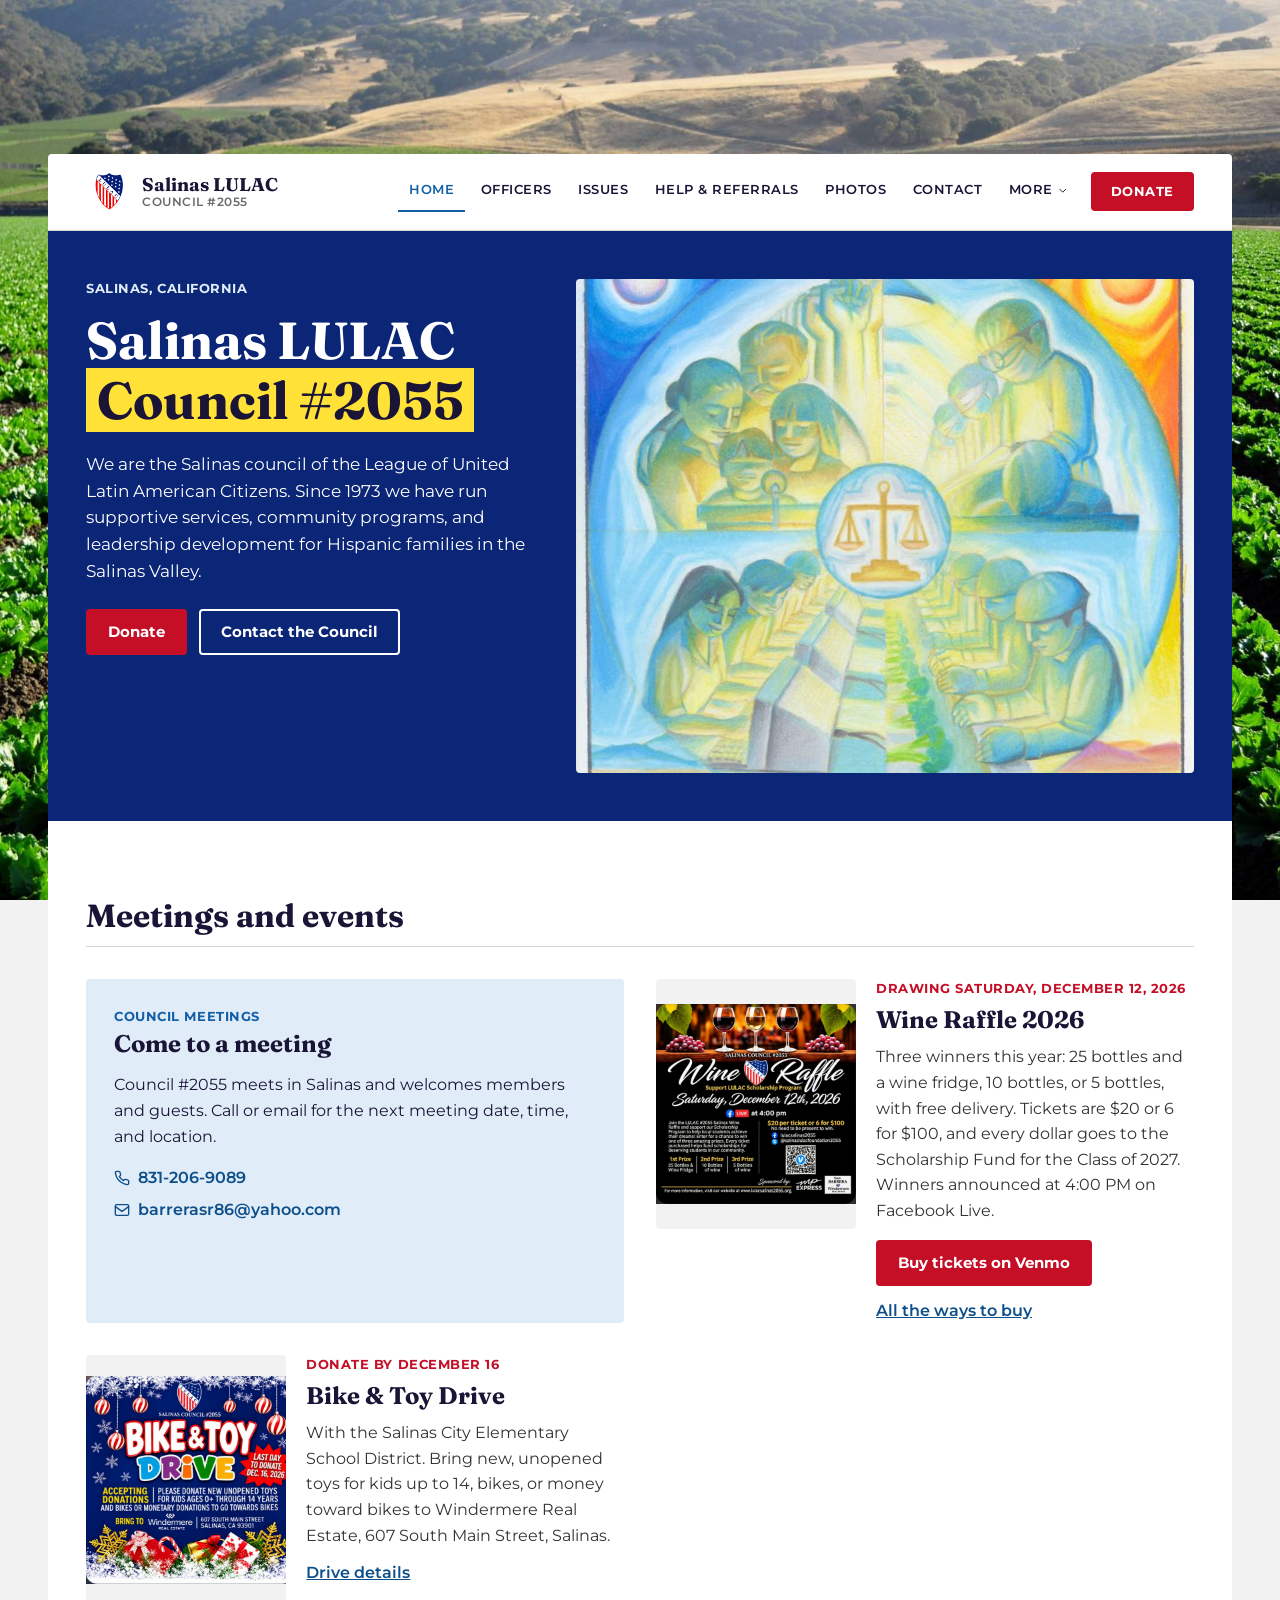
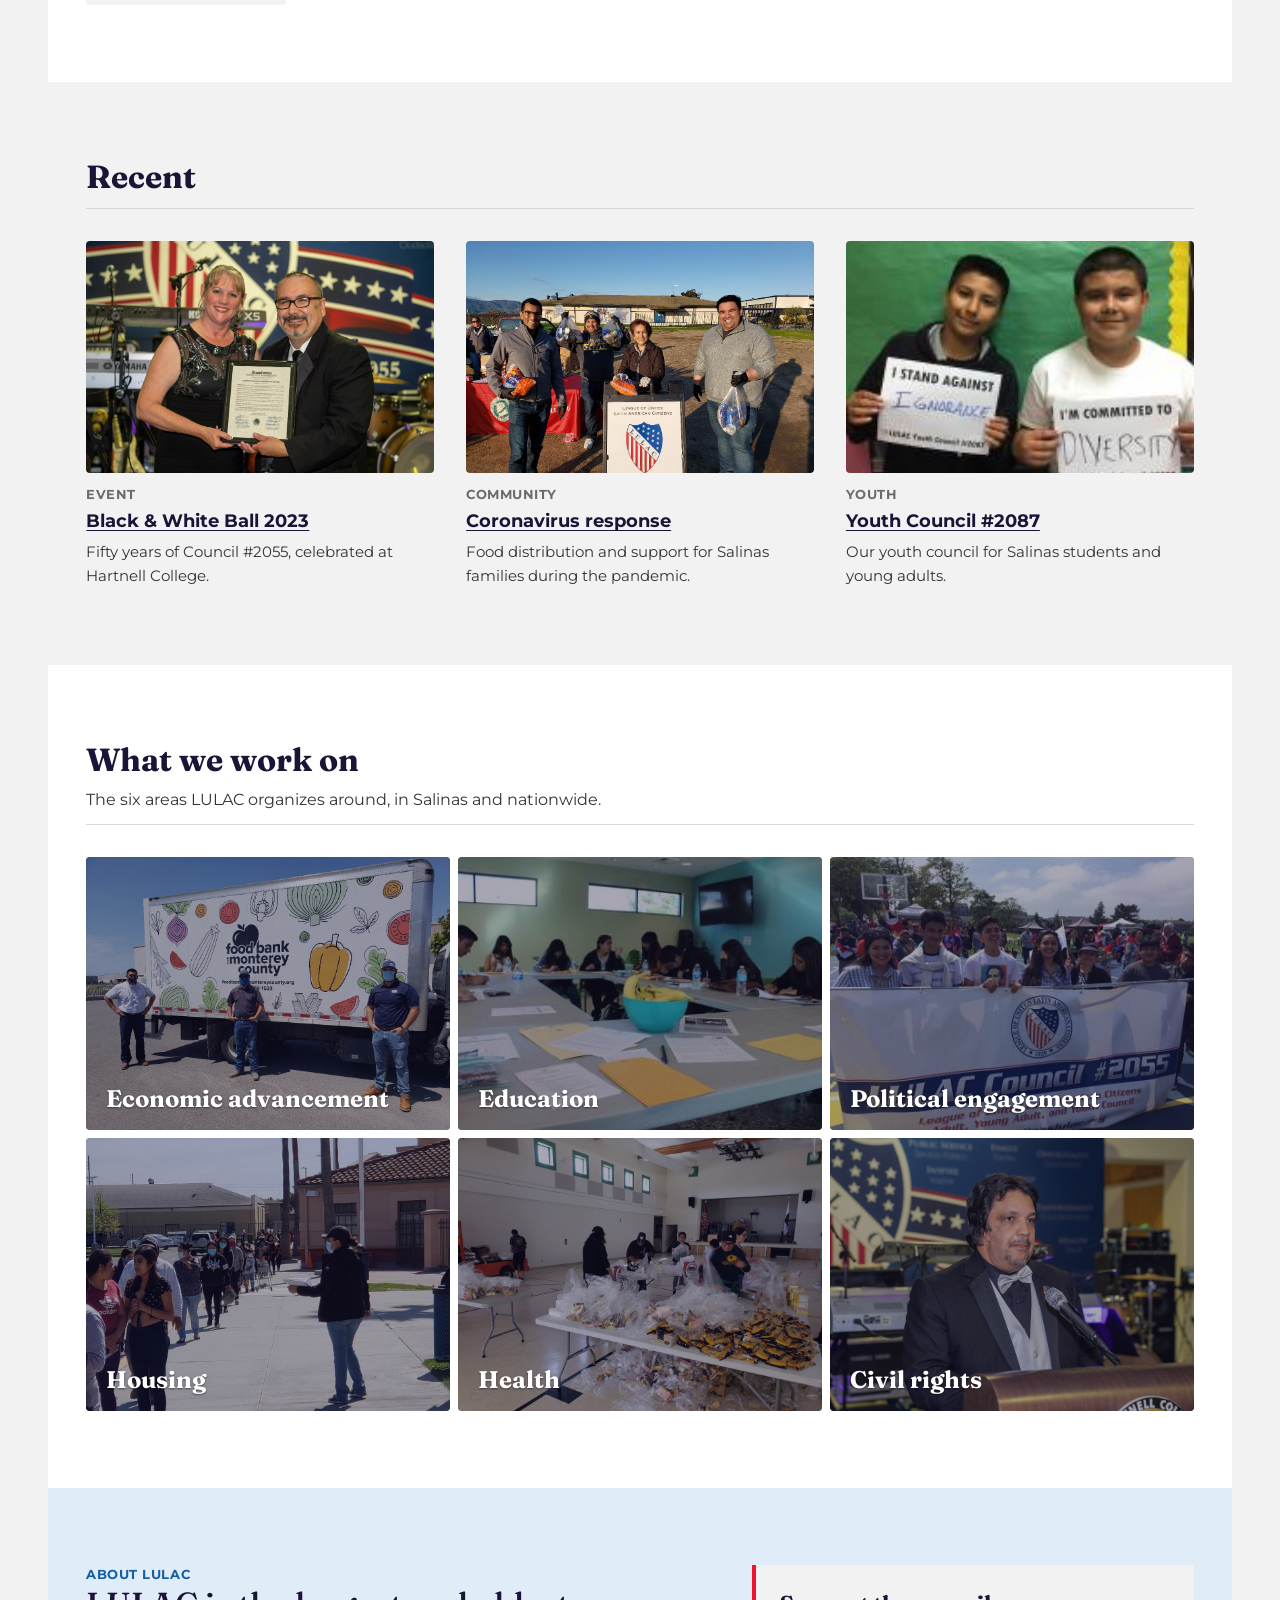
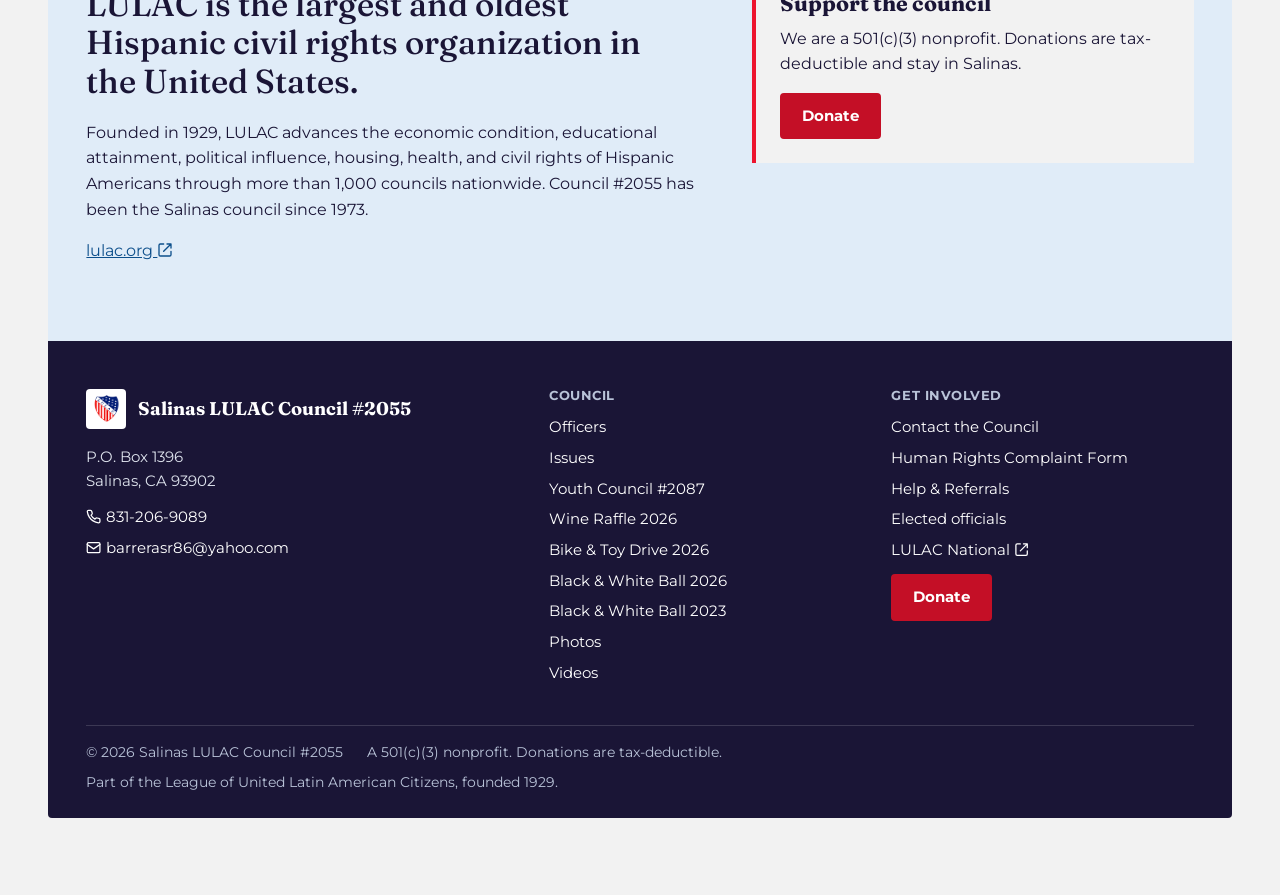
<file: index.html>
<!DOCTYPE html>
<html lang="en">
<head>
  <meta charset="utf-8">
  <meta name="viewport" content="width=device-width, initial-scale=1">
  <title>Salinas LULAC Council #2055</title>
  <meta name="description" content="Salinas LULAC Council #2055 is the Salinas, California council of the League of United Latin American Citizens, serving Hispanic families since 1973.">
  <meta name="robots" content="index,follow">
  <link rel="canonical" href="https://lulacsalinas2055.org/">
  <meta property="og:type" content="website">
  <meta property="og:site_name" content="Salinas LULAC Council #2055">
  <meta property="og:title" content="Salinas LULAC Council #2055">
  <meta property="og:description" content="Salinas LULAC Council #2055 is the Salinas, California council of the League of United Latin American Citizens, serving Hispanic families since 1973.">
  <meta property="og:url" content="https://lulacsalinas2055.org/">
  <meta property="og:image" content="https://lulacsalinas2055.org/assets/img/og-image.jpg">
  <meta property="og:image:width" content="1200">
  <meta property="og:image:height" content="630">
  <meta property="og:image:alt" content="Salinas LULAC Council #2055, serving Hispanic families in the Salinas Valley since 1973">
  <meta name="twitter:card" content="summary_large_image">
  <meta name="theme-color" content="#0b2577">
  <link rel="icon" href="assets/img/lulac-logo.png" type="image/png">
  <link rel="preconnect" href="https://fonts.googleapis.com">
  <link rel="preconnect" href="https://fonts.gstatic.com" crossorigin>
  <link href="https://fonts.googleapis.com/css2?family=Fraunces:opsz,wght,WONK@9..144,500,0;9..144,700,0&family=Montserrat:wght@400;500;600;700&display=swap" rel="stylesheet">
  <link rel="stylesheet" href="assets/css/style.css">
  <script defer src="assets/js/script.js"></script>
  <script type="application/ld+json">
  {
    "@context": "https://schema.org",
    "@type": "NonprofitOrganization",
    "name": "Salinas LULAC Council #2055",
    "alternateName": "LULAC Council 2055",
    "url": "https://lulacsalinas2055.org/",
    "logo": "https://lulacsalinas2055.org/assets/img/lulac-logo.png",
    "foundingDate": "1973",
    "nonprofitStatus": "Nonprofit501c3",
    "telephone": "+1-831-206-9089",
    "email": "barrerasr86@yahoo.com",
    "address": {
      "@type": "PostalAddress",
      "postOfficeBoxNumber": "1396",
      "addressLocality": "Salinas",
      "addressRegion": "CA",
      "postalCode": "93902",
      "addressCountry": "US"
    },
    "areaServed": "Salinas, California",
    "parentOrganization": {
      "@type": "Organization",
      "name": "League of United Latin American Citizens",
      "url": "https://lulac.org/"
    }
  }
  </script>
</head>
<body>
  <a class="skip-link" href="#main-content">Skip to main content</a>

  <header class="site-header" data-header>
    <div class="container navbar">
      <a class="brand" href="index.html" aria-label="Salinas LULAC Council #2055 home">
        <img class="brand-logo" src="assets/img/lulac-logo.png" alt="">
        <span class="brand-copy"><strong>Salinas LULAC</strong><small>Council #2055</small></span>
      </a>
      <nav class="desktop-nav" aria-label="Primary">
        <a class="nav-link is-active" aria-current="page" href="index.html">Home</a>
        <a class="nav-link" href="officers.html">Officers</a>
        <a class="nav-link" href="issues.html">Issues</a>
        <a class="nav-link" href="help.html">Help &amp; Referrals</a>
        <a class="nav-link" href="photos.html">Photos</a>
        <a class="nav-link" href="contact.html">Contact</a>
        <div class="nav-dropdown" data-nav-dropdown>
          <button class="nav-link nav-dropdown-toggle" type="button" aria-expanded="false" aria-haspopup="true" aria-controls="moreMenu" data-nav-dropdown-toggle>
            More
            <svg class="icon" viewBox="0 0 24 24" aria-hidden="true"><path d="m6 9 6 6 6-6"/></svg>
          </button>
          <div class="nav-dropdown-menu" id="moreMenu" data-nav-dropdown-menu hidden>
            <a class="dropdown-link" href="youth.html">Youth Council</a>
            <a class="dropdown-link" href="politics.html">Politics</a>
            <a class="dropdown-link" href="sponsors-donors.html">Sponsors &amp; Donors</a>
            <a class="dropdown-link" href="wine-raffle-2026.html">Wine Raffle 2026</a>
            <a class="dropdown-link" href="bike-toy-drive-2026.html">Bike &amp; Toy Drive 2026</a>
            <a class="dropdown-link" href="black-white-ball-2026.html">Black &amp; White Ball 2026</a>
            <a class="dropdown-link" href="black-white-ball-2023.html">Black &amp; White Ball 2023</a>
            <a class="dropdown-link" href="videos.html">Videos</a>
            <a class="dropdown-link" href="coronavirus-resources.html">Coronavirus Response</a>
          </div>
        </div>
        <a class="btn btn-red nav-donate" href="contact.html#donate">Donate</a>
      </nav>
      <button class="mobile-toggle" type="button" aria-controls="mobileMenu" aria-expanded="false" aria-label="Open navigation" data-menu-toggle>
        <span class="mobile-toggle-bar"></span><span class="mobile-toggle-bar"></span><span class="mobile-toggle-bar"></span>
      </button>
    </div>
    <div class="mobile-menu-overlay" data-mobile-menu-overlay hidden></div>
    <nav class="mobile-menu" id="mobileMenu" aria-label="Mobile" data-mobile-menu hidden>
      <div class="mobile-menu-container">
        <a class="mobile-link is-active" aria-current="page" href="index.html">Home</a>
        <a class="mobile-link" href="officers.html">Officers</a>
        <a class="mobile-link" href="issues.html">Issues</a>
        <a class="mobile-link" href="help.html">Help &amp; Referrals</a>
        <a class="mobile-link" href="photos.html">Photos</a>
        <a class="mobile-link" href="contact.html">Contact</a>
        <a class="mobile-link" href="youth.html">Youth Council</a>
        <a class="mobile-link" href="politics.html">Politics</a>
        <a class="mobile-link" href="sponsors-donors.html">Sponsors &amp; Donors</a>
        <a class="mobile-link" href="wine-raffle-2026.html">Wine Raffle 2026</a>
        <a class="mobile-link" href="bike-toy-drive-2026.html">Bike &amp; Toy Drive 2026</a>
        <a class="mobile-link" href="black-white-ball-2026.html">Black &amp; White Ball 2026</a>
        <a class="mobile-link" href="black-white-ball-2023.html">Black &amp; White Ball 2023</a>
        <a class="mobile-link" href="videos.html">Videos</a>
        <a class="mobile-link" href="coronavirus-resources.html">Coronavirus Response</a>
        <a class="mobile-link mobile-donate btn btn-red" href="contact.html#donate">Donate</a>
      </div>
    </nav>
  </header>

  <main id="main-content">
    <section class="hero" aria-labelledby="heroTitle">
      <div class="container">
        <div class="hero-copy">
          <span class="label">Salinas, California</span>
          <h1 id="heroTitle">Salinas LULAC <mark>Council #2055</mark></h1>
          <p>We are the Salinas council of the League of United Latin American Citizens. Since 1973 we have run supportive services, community programs, and leadership development for Hispanic families in the Salinas Valley.</p>
          <div class="btn-row">
            <a class="btn btn-red" href="contact.html#donate">Donate</a>
            <a class="btn btn-outline" href="contact.html">Contact the Council</a>
          </div>
        </div>
        <div class="hero-media">
          <img src="assets/img/hero-photo.jpg" alt="Mural of farmworkers and families gathered around the scales of justice" width="792" height="800">
        </div>
      </div>
    </section>

    <section class="section" aria-labelledby="eventsTitle">
      <div class="container">
        <div class="section-head">
          <h2 id="eventsTitle">Meetings and events</h2>
        </div>
        <div class="events-grid">
          <div class="meeting-card">
            <span class="label label-blue">Council meetings</span>
            <h3>Come to a meeting</h3>
            <p>Council #2055 meets in Salinas and welcomes members and guests. Call or email for the next meeting date, time, and location.</p>
            <div class="contact-lines">
              <a href="tel:+18312069089"><svg class="icon" viewBox="0 0 24 24" aria-hidden="true"><path d="M22 16.9v3a2 2 0 0 1-2.2 2 19.8 19.8 0 0 1-8.6-3.1 19.5 19.5 0 0 1-6-6A19.8 19.8 0 0 1 2.1 4.2 2 2 0 0 1 4.1 2h3a2 2 0 0 1 2 1.7c.1.9.4 1.8.7 2.7a2 2 0 0 1-.5 2.1L8 9.8a16 16 0 0 0 6.2 6.2l1.3-1.3a2 2 0 0 1 2.1-.5c.9.3 1.8.6 2.7.7a2 2 0 0 1 1.7 2z"/></svg> 831-206-9089</a>
              <a href="mailto:barrerasr86@yahoo.com"><svg class="icon" viewBox="0 0 24 24" aria-hidden="true"><rect x="2" y="4" width="20" height="16" rx="2"/><path d="m2 7 10 7 10-7"/></svg> barrerasr86@yahoo.com</a>
            </div>
          </div>
          <!-- Upcoming events. After December 16, 2026, replace these cards or delete them. -->
          <article class="event-card">
            <a href="wine-raffle-2026.html">
              <img src="assets/img/wine-raffle-2026-flyer.jpg" alt="Wine Raffle 2026 flyer" loading="lazy">
            </a>
            <div>
              <span class="label label-red">Drawing Saturday, December 12, 2026</span>
              <h3>Wine Raffle 2026</h3>
              <p>Three winners this year: 25 bottles and a wine fridge, 10 bottles, or 5 bottles, with free delivery. Tickets are $20 or 6 for $100, and every dollar goes to the Scholarship Fund for the Class of 2027. Winners announced at 4:00 PM on Facebook Live.</p>
              <div class="btn-row" style="margin-top:1rem">
                <a class="btn btn-red" href="wine-raffle-2026.html#buy-on-venmo">Buy tickets on Venmo</a>
              </div>
              <a class="more" href="wine-raffle-2026.html">All the ways to buy</a>
            </div>
          </article>
          <article class="event-card">
            <a href="bike-toy-drive-2026.html">
              <img src="assets/img/bike-toy-drive-2026-flyer.jpg" alt="Bike and Toy Drive flyer" loading="lazy">
            </a>
            <div>
              <span class="label label-red">Donate by December 16</span>
              <h3>Bike &amp; Toy Drive</h3>
              <p>With the Salinas City Elementary School District. Bring new, unopened toys for kids up to 14, bikes, or money toward bikes to Windermere Real Estate, 607 South Main Street, Salinas.</p>
              <a class="more" href="bike-toy-drive-2026.html">Drive details</a>
            </div>
          </article>
        </div>
      </div>
    </section>

    <section class="section section-gray" aria-labelledby="recentTitle">
      <div class="container">
        <div class="section-head">
          <h2 id="recentTitle">Recent</h2>
        </div>
        <div class="recent-grid">
          <article class="recent-card">
            <img src="assets/img/black-white-ball-4.jpg" alt="Two people holding a framed certificate at the Black and White Ball" loading="lazy">
            <span class="label">Event</span>
            <h3><a href="black-white-ball-2023.html">Black &amp; White Ball 2023</a></h3>
            <p>Fifty years of Council #2055, celebrated at Hartnell College.</p>
          </article>
          <article class="recent-card">
            <img src="assets/img/corona-27.jpg" alt="Volunteers with a Council #2055 banner at a food distribution" loading="lazy">
            <span class="label">Community</span>
            <h3><a href="coronavirus-resources.html">Coronavirus response</a></h3>
            <p>Food distribution and support for Salinas families during the pandemic.</p>
          </article>
          <article class="recent-card">
            <img src="assets/img/youth-4.jpg" alt="Two students holding signs reading I stand against ignorance and I'm committed to diversity" loading="lazy">
            <span class="label">Youth</span>
            <h3><a href="youth.html">Youth Council #2087</a></h3>
            <p>Our youth council for Salinas students and young adults.</p>
          </article>
        </div>
      </div>
    </section>

    <section class="section" aria-labelledby="workTitle">
      <div class="container">
        <div class="section-head">
          <h2 id="workTitle">What we work on</h2>
          <p>The six areas LULAC organizes around, in Salinas and nationwide.</p>
        </div>
        <div class="tile-grid">
          <a class="tile" href="issues.html#economic"><img src="assets/img/corona-16.jpg" alt="" loading="lazy"><span>Economic advancement</span></a>
          <a class="tile" href="issues.html#education"><img src="assets/img/youth-5.jpg" alt="" loading="lazy"><span>Education</span></a>
          <a class="tile" href="issues.html#political"><img src="assets/img/photos-1.jpg" alt="" loading="lazy"><span>Political engagement</span></a>
          <a class="tile" href="issues.html#housing"><img src="assets/img/corona-14.jpg" alt="" loading="lazy"><span>Housing</span></a>
          <a class="tile" href="issues.html#health"><img src="assets/img/corona-17.jpg" alt="" loading="lazy"><span>Health</span></a>
          <a class="tile" href="issues.html#civil-rights"><img src="assets/img/black-white-ball-3.jpg" alt="" loading="lazy"><span>Civil rights</span></a>
        </div>
      </div>
    </section>

    <section class="section section-blue" aria-labelledby="aboutTitle">
      <div class="container">
        <div class="about-grid">
          <div>
            <span class="label label-blue">About LULAC</span>
            <p class="pullquote" id="aboutTitle">LULAC is the largest and oldest Hispanic civil rights organization in the United States.</p>
            <p class="copy" style="margin-top:1.25rem">Founded in 1929, LULAC advances the economic condition, educational attainment, political influence, housing, health, and civil rights of Hispanic Americans through more than 1,000 councils nationwide. Council #2055 has been the Salinas council since 1973.</p>
            <p class="copy"><a href="https://lulac.org/" rel="noopener" target="_blank">lulac.org <svg class="icon" viewBox="0 0 24 24" aria-hidden="true"><path d="M15 3h6v6M10 14 21 3M21 14v5a2 2 0 0 1-2 2H5a2 2 0 0 1-2-2V5a2 2 0 0 1 2-2h5"/></svg></a></p>
          </div>
          <aside class="about-aside">
            <h3>Support the council</h3>
            <p>We are a 501(c)(3) nonprofit. Donations are tax-deductible and stay in Salinas.</p>
            <a class="btn btn-red" href="contact.html#donate">Donate</a>
          </aside>
        </div>
      </div>
    </section>
  </main>

  <footer class="site-footer">
    <div class="container">
      <div class="footer-grid">
        <div class="footer-col">
          <div class="footer-brand">
            <img src="assets/img/lulac-logo.png" alt="">
            <strong>Salinas LULAC Council #2055</strong>
          </div>
          <p>P.O. Box 1396<br>Salinas, CA 93902</p>
          <ul style="margin-top:.75rem">
            <li><a href="tel:+18312069089"><svg class="icon" viewBox="0 0 24 24" aria-hidden="true"><path d="M22 16.9v3a2 2 0 0 1-2.2 2 19.8 19.8 0 0 1-8.6-3.1 19.5 19.5 0 0 1-6-6A19.8 19.8 0 0 1 2.1 4.2 2 2 0 0 1 4.1 2h3a2 2 0 0 1 2 1.7c.1.9.4 1.8.7 2.7a2 2 0 0 1-.5 2.1L8 9.8a16 16 0 0 0 6.2 6.2l1.3-1.3a2 2 0 0 1 2.1-.5c.9.3 1.8.6 2.7.7a2 2 0 0 1 1.7 2z"/></svg> 831-206-9089</a></li>
            <li><a href="mailto:barrerasr86@yahoo.com"><svg class="icon" viewBox="0 0 24 24" aria-hidden="true"><rect x="2" y="4" width="20" height="16" rx="2"/><path d="m2 7 10 7 10-7"/></svg> barrerasr86@yahoo.com</a></li>
          </ul>
        </div>
        <div class="footer-col">
          <h2>Council</h2>
          <ul>
            <li><a href="officers.html">Officers</a></li>
            <li><a href="issues.html">Issues</a></li>
            <li><a href="youth.html">Youth Council #2087</a></li>
            <li><a href="wine-raffle-2026.html">Wine Raffle 2026</a></li>
            <li><a href="bike-toy-drive-2026.html">Bike &amp; Toy Drive 2026</a></li>
            <li><a href="black-white-ball-2026.html">Black &amp; White Ball 2026</a></li>
            <li><a href="black-white-ball-2023.html">Black &amp; White Ball 2023</a></li>
            <li><a href="photos.html">Photos</a></li>
            <li><a href="videos.html">Videos</a></li>
          </ul>
        </div>
        <div class="footer-col">
          <h2>Get involved</h2>
          <ul>
            <li><a href="contact.html">Contact the Council</a></li>
            <li><a href="contact.html#complaint-form">Human Rights Complaint Form</a></li>
            <li><a href="help.html">Help &amp; Referrals</a></li>
            <li><a href="politics.html">Elected officials</a></li>
            <li><a href="https://lulac.org/" rel="noopener" target="_blank">LULAC National <svg class="icon" viewBox="0 0 24 24" aria-hidden="true"><path d="M15 3h6v6M10 14 21 3M21 14v5a2 2 0 0 1-2 2H5a2 2 0 0 1-2-2V5a2 2 0 0 1 2-2h5"/></svg></a></li>
          </ul>
          <a class="btn btn-red" href="contact.html#donate">Donate</a>
        </div>
      </div>
      <div class="footer-bottom">
        <span>&copy; <span data-current-year>2026</span> Salinas LULAC Council #2055</span>
        <span>A 501(c)(3) nonprofit. Donations are tax-deductible.</span>
        <span>Part of the League of United Latin American Citizens, founded 1929.</span>
      </div>
    </div>
  </footer>
</body>
</html>
</file>
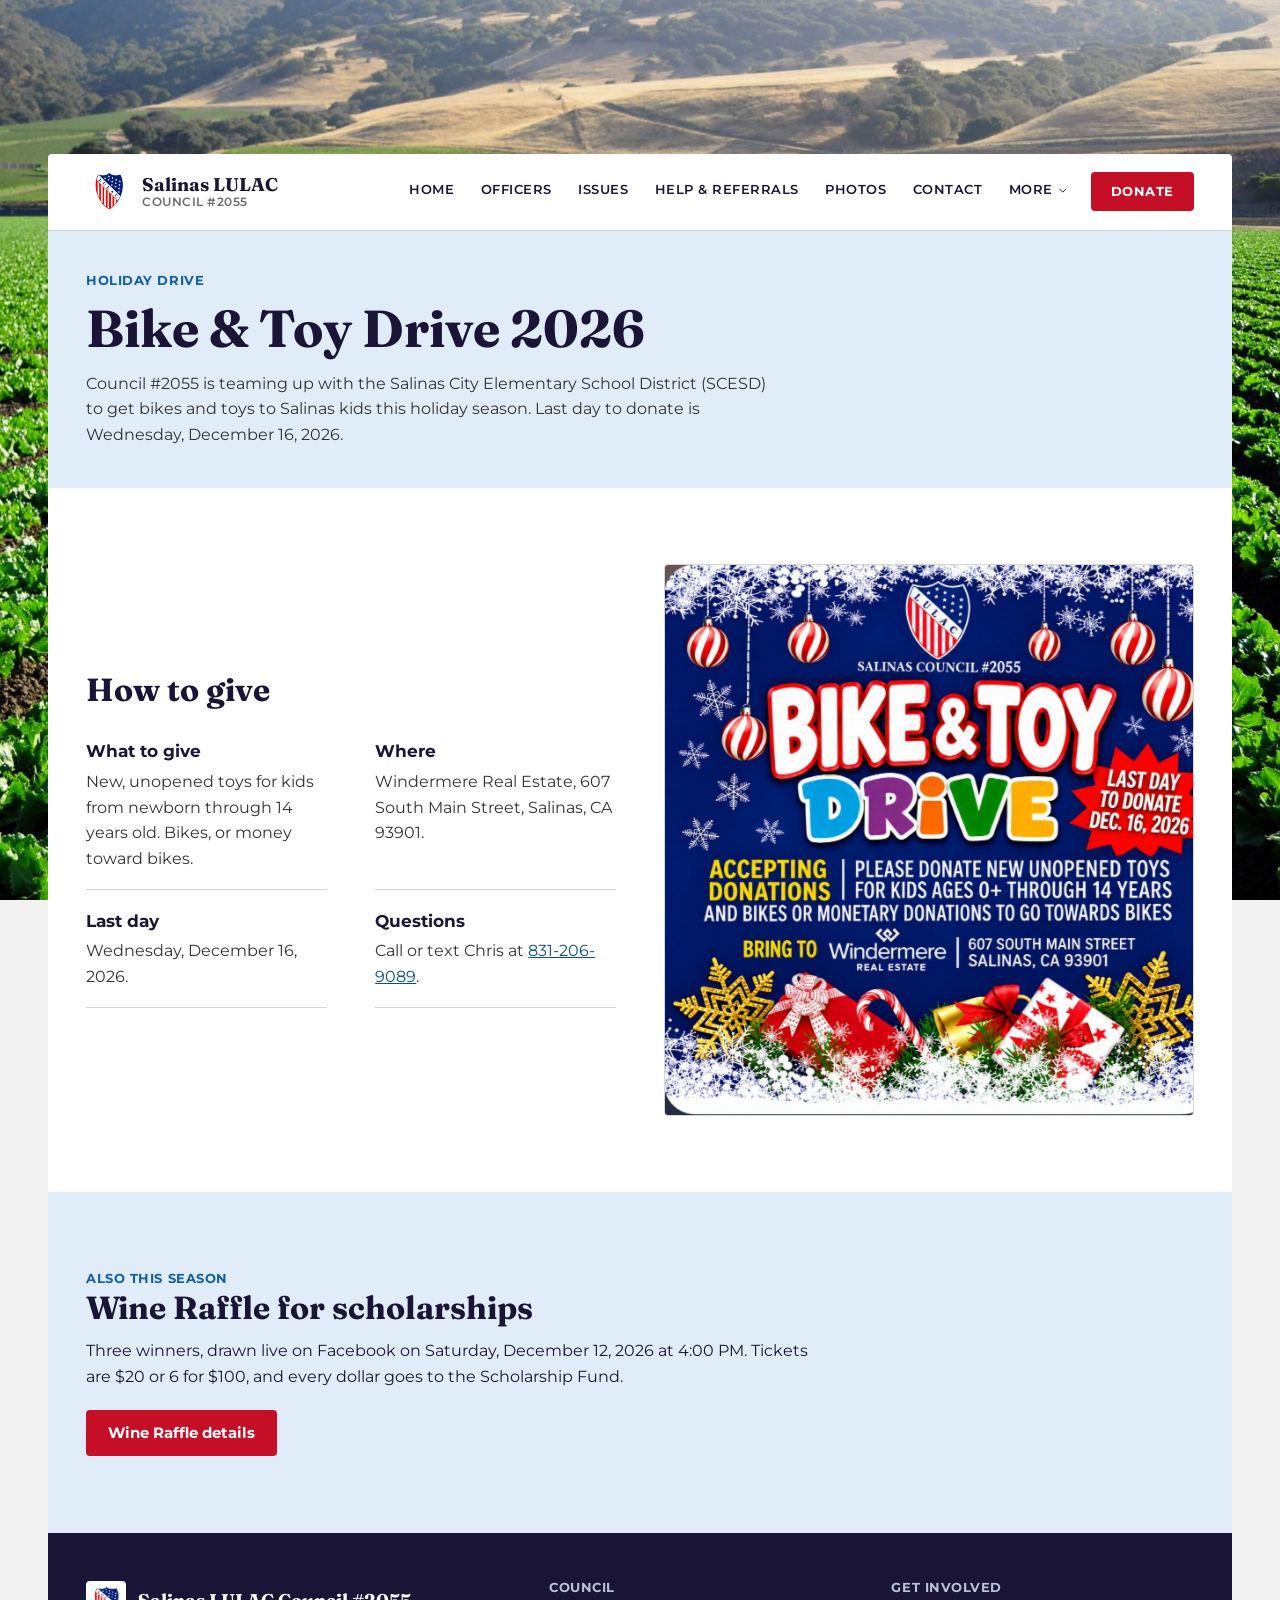
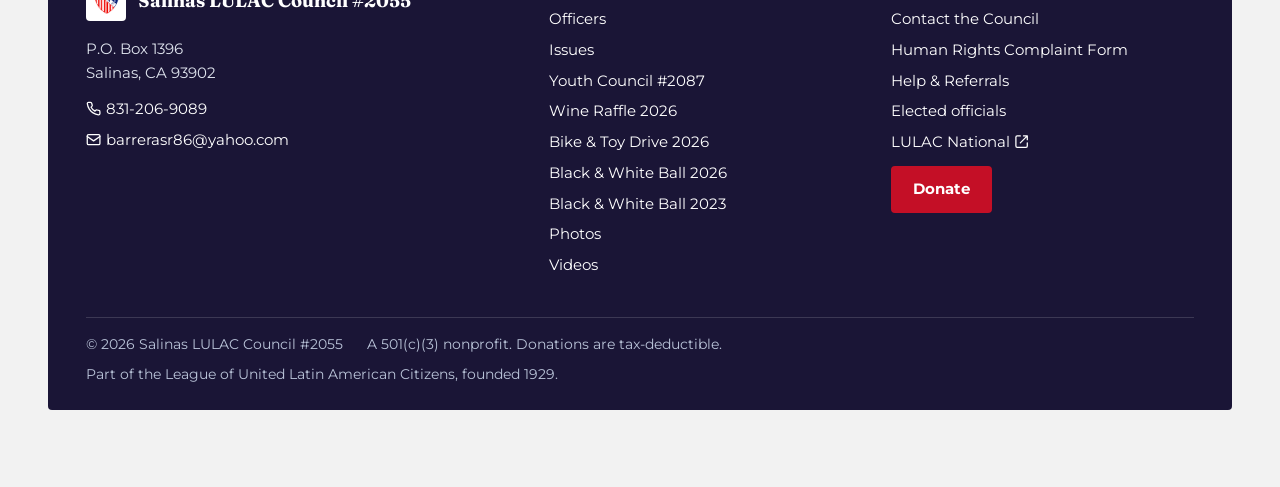
<file: bike-toy-drive-2026.html>
<!DOCTYPE html>
<html lang="en">
<head>
  <meta charset="utf-8">
  <meta name="viewport" content="width=device-width, initial-scale=1">
  <title>Bike &amp; Toy Drive 2026 | Salinas LULAC Council #2055</title>
  <meta name="description" content="Salinas LULAC Council #2055 and the Salinas City Elementary School District holiday Bike &amp; Toy Drive. Donate new, unopened toys for kids 0 to 14, bikes, or money toward bikes at Windermere Real Estate, 607 South Main Street, Salinas, by December 16.">
  <meta name="robots" content="index,follow">
  <link rel="canonical" href="https://lulacsalinas2055.org/bike-toy-drive-2026.html">
  <meta property="og:type" content="website">
  <meta property="og:site_name" content="Salinas LULAC Council #2055">
  <meta property="og:title" content="Bike &amp; Toy Drive 2026 | Salinas LULAC Council #2055">
  <meta property="og:description" content="Salinas LULAC Council #2055 and the Salinas City Elementary School District holiday Bike &amp; Toy Drive. Donate new, unopened toys for kids 0 to 14, bikes, or money toward bikes at Windermere Real Estate, 607 South Main Street, Salinas, by December 16.">
  <meta property="og:url" content="https://lulacsalinas2055.org/bike-toy-drive-2026.html">
  <meta property="og:image" content="https://lulacsalinas2055.org/assets/img/og-bike-toy-drive-2026.jpg">
  <meta property="og:image:width" content="1200">
  <meta property="og:image:height" content="630">
  <meta property="og:image:alt" content="Salinas LULAC Council #2055 Bike &amp; Toy Drive with SCESD. Give by December 16, 2026.">
  <meta name="twitter:card" content="summary_large_image">
  <meta name="theme-color" content="#0b2577">
  <link rel="icon" href="assets/img/lulac-logo.png" type="image/png">
  <link rel="preconnect" href="https://fonts.googleapis.com">
  <link rel="preconnect" href="https://fonts.gstatic.com" crossorigin>
  <link href="https://fonts.googleapis.com/css2?family=Fraunces:opsz,wght,WONK@9..144,500,0;9..144,700,0&family=Montserrat:wght@400;500;600;700&display=swap" rel="stylesheet">
  <link rel="stylesheet" href="assets/css/style.css">
  <script defer src="assets/js/script.js"></script>
</head>
<body>
  <a class="skip-link" href="#main-content">Skip to main content</a>

  <header class="site-header" data-header>
    <div class="container navbar">
      <a class="brand" href="index.html" aria-label="Salinas LULAC Council #2055 home">
        <img class="brand-logo" src="assets/img/lulac-logo.png" alt="">
        <span class="brand-copy"><strong>Salinas LULAC</strong><small>Council #2055</small></span>
      </a>
      <nav class="desktop-nav" aria-label="Primary">
        <a class="nav-link" href="index.html">Home</a>
        <a class="nav-link" href="officers.html">Officers</a>
        <a class="nav-link" href="issues.html">Issues</a>
        <a class="nav-link" href="help.html">Help &amp; Referrals</a>
        <a class="nav-link" href="photos.html">Photos</a>
        <a class="nav-link" href="contact.html">Contact</a>
        <div class="nav-dropdown" data-nav-dropdown>
          <button class="nav-link nav-dropdown-toggle" type="button" aria-expanded="false" aria-haspopup="true" aria-controls="moreMenu" data-nav-dropdown-toggle>
            More
            <svg class="icon" viewBox="0 0 24 24" aria-hidden="true"><path d="m6 9 6 6 6-6"/></svg>
          </button>
          <div class="nav-dropdown-menu" id="moreMenu" data-nav-dropdown-menu hidden>
            <a class="dropdown-link" href="youth.html">Youth Council</a>
            <a class="dropdown-link" href="politics.html">Politics</a>
            <a class="dropdown-link" href="sponsors-donors.html">Sponsors &amp; Donors</a>
            <a class="dropdown-link" href="wine-raffle-2026.html">Wine Raffle 2026</a>
            <a class="dropdown-link is-active" aria-current="page" href="bike-toy-drive-2026.html">Bike &amp; Toy Drive 2026</a>
            <a class="dropdown-link" href="black-white-ball-2026.html">Black &amp; White Ball 2026</a>
            <a class="dropdown-link" href="black-white-ball-2023.html">Black &amp; White Ball 2023</a>
            <a class="dropdown-link" href="videos.html">Videos</a>
            <a class="dropdown-link" href="coronavirus-resources.html">Coronavirus Response</a>
          </div>
        </div>
        <a class="btn btn-red nav-donate" href="contact.html#donate">Donate</a>
      </nav>
      <button class="mobile-toggle" type="button" aria-controls="mobileMenu" aria-expanded="false" aria-label="Open navigation" data-menu-toggle>
        <span class="mobile-toggle-bar"></span><span class="mobile-toggle-bar"></span><span class="mobile-toggle-bar"></span>
      </button>
    </div>
    <div class="mobile-menu-overlay" data-mobile-menu-overlay hidden></div>
    <nav class="mobile-menu" id="mobileMenu" aria-label="Mobile" data-mobile-menu hidden>
      <div class="mobile-menu-container">
        <a class="mobile-link" href="index.html">Home</a>
        <a class="mobile-link" href="officers.html">Officers</a>
        <a class="mobile-link" href="issues.html">Issues</a>
        <a class="mobile-link" href="help.html">Help &amp; Referrals</a>
        <a class="mobile-link" href="photos.html">Photos</a>
        <a class="mobile-link" href="contact.html">Contact</a>
        <a class="mobile-link" href="youth.html">Youth Council</a>
        <a class="mobile-link" href="politics.html">Politics</a>
        <a class="mobile-link" href="sponsors-donors.html">Sponsors &amp; Donors</a>
        <a class="mobile-link" href="wine-raffle-2026.html">Wine Raffle 2026</a>
        <a class="mobile-link is-active" aria-current="page" href="bike-toy-drive-2026.html">Bike &amp; Toy Drive 2026</a>
        <a class="mobile-link" href="black-white-ball-2026.html">Black &amp; White Ball 2026</a>
        <a class="mobile-link" href="black-white-ball-2023.html">Black &amp; White Ball 2023</a>
        <a class="mobile-link" href="videos.html">Videos</a>
        <a class="mobile-link" href="coronavirus-resources.html">Coronavirus Response</a>
        <a class="mobile-link mobile-donate btn btn-red" href="contact.html#donate">Donate</a>
      </div>
    </nav>
  </header>

  <main id="main-content">
<section class="page-head"><div class="container">
  <span class="label">Holiday drive</span>
  <h1>Bike &amp; Toy Drive 2026</h1>
  <p>Council #2055 is teaming up with the Salinas City Elementary School District (SCESD) to get bikes and toys to Salinas kids this holiday season. Last day to donate is Wednesday, December 16, 2026.</p>
</div></section>

<section class="section" aria-labelledby="bikeTitle"><div class="container">
  <div class="feature">
    <div>
      <h2 id="bikeTitle">How to give</h2>
      <dl class="dl-grid">
        <div><dt>What to give</dt><dd>New, unopened toys for kids from newborn through 14 years old. Bikes, or money toward bikes.</dd></div>
        <div><dt>Where</dt><dd>Windermere Real Estate, 607 South Main Street, Salinas, CA 93901.</dd></div>
        <div><dt>Last day</dt><dd>Wednesday, December 16, 2026.</dd></div>
        <div><dt>Questions</dt><dd>Call or text Chris at <a href="tel:+18312069089">831-206-9089</a>.</dd></div>
      </dl>
    </div>
    <img src="assets/img/bike-toy-drive-2026-flyer.jpg" width="1200" height="1249" alt="Bike and Toy Drive flyer from Salinas Council #2055: accepting donations of new unopened toys for kids ages 0 through 14, and bikes or monetary donations toward bikes. Last day to donate December 16, 2026. Bring to Windermere Real Estate, 607 South Main Street, Salinas, CA 93901." >
  </div>
</div></section>

<section class="section section-blue" aria-labelledby="raffleTitle"><div class="container">
  <span class="label label-blue">Also this season</span>
  <h2 id="raffleTitle">Wine Raffle for scholarships</h2>
  <p class="copy" style="margin-top:.75rem">Three winners, drawn live on Facebook on Saturday, December 12, 2026 at 4:00 PM. Tickets are $20 or 6 for $100, and every dollar goes to the Scholarship Fund.</p>
  <div class="btn-row"><a class="btn btn-red" href="wine-raffle-2026.html">Wine Raffle details</a></div>
</div></section>
  </main>

  <footer class="site-footer">
    <div class="container">
      <div class="footer-grid">
        <div class="footer-col">
          <div class="footer-brand">
            <img src="assets/img/lulac-logo.png" alt="">
            <strong>Salinas LULAC Council #2055</strong>
          </div>
          <p>P.O. Box 1396<br>Salinas, CA 93902</p>
          <ul style="margin-top:.75rem">
            <li><a href="tel:+18312069089"><svg class="icon" viewBox="0 0 24 24" aria-hidden="true"><path d="M22 16.9v3a2 2 0 0 1-2.2 2 19.8 19.8 0 0 1-8.6-3.1 19.5 19.5 0 0 1-6-6A19.8 19.8 0 0 1 2.1 4.2 2 2 0 0 1 4.1 2h3a2 2 0 0 1 2 1.7c.1.9.4 1.8.7 2.7a2 2 0 0 1-.5 2.1L8 9.8a16 16 0 0 0 6.2 6.2l1.3-1.3a2 2 0 0 1 2.1-.5c.9.3 1.8.6 2.7.7a2 2 0 0 1 1.7 2z"/></svg> 831-206-9089</a></li>
            <li><a href="mailto:barrerasr86@yahoo.com"><svg class="icon" viewBox="0 0 24 24" aria-hidden="true"><rect x="2" y="4" width="20" height="16" rx="2"/><path d="m2 7 10 7 10-7"/></svg> barrerasr86@yahoo.com</a></li>
          </ul>
        </div>
        <div class="footer-col">
          <h2>Council</h2>
          <ul>
            <li><a href="officers.html">Officers</a></li>
            <li><a href="issues.html">Issues</a></li>
            <li><a href="youth.html">Youth Council #2087</a></li>
            <li><a href="wine-raffle-2026.html">Wine Raffle 2026</a></li>
            <li><a href="bike-toy-drive-2026.html">Bike &amp; Toy Drive 2026</a></li>
            <li><a href="black-white-ball-2026.html">Black &amp; White Ball 2026</a></li>
            <li><a href="black-white-ball-2023.html">Black &amp; White Ball 2023</a></li>
            <li><a href="photos.html">Photos</a></li>
            <li><a href="videos.html">Videos</a></li>
          </ul>
        </div>
        <div class="footer-col">
          <h2>Get involved</h2>
          <ul>
            <li><a href="contact.html">Contact the Council</a></li>
            <li><a href="contact.html#complaint-form">Human Rights Complaint Form</a></li>
            <li><a href="help.html">Help &amp; Referrals</a></li>
            <li><a href="politics.html">Elected officials</a></li>
            <li><a href="https://lulac.org/" rel="noopener" target="_blank">LULAC National <svg class="icon" viewBox="0 0 24 24" aria-hidden="true"><path d="M15 3h6v6M10 14 21 3M21 14v5a2 2 0 0 1-2 2H5a2 2 0 0 1-2-2V5a2 2 0 0 1 2-2h5"/></svg></a></li>
          </ul>
          <a class="btn btn-red" href="contact.html#donate">Donate</a>
        </div>
      </div>
      <div class="footer-bottom">
        <span>&copy; <span data-current-year>2026</span> Salinas LULAC Council #2055</span>
        <span>A 501(c)(3) nonprofit. Donations are tax-deductible.</span>
        <span>Part of the League of United Latin American Citizens, founded 1929.</span>
      </div>
    </div>
  </footer>
</body>
</html>
</file>
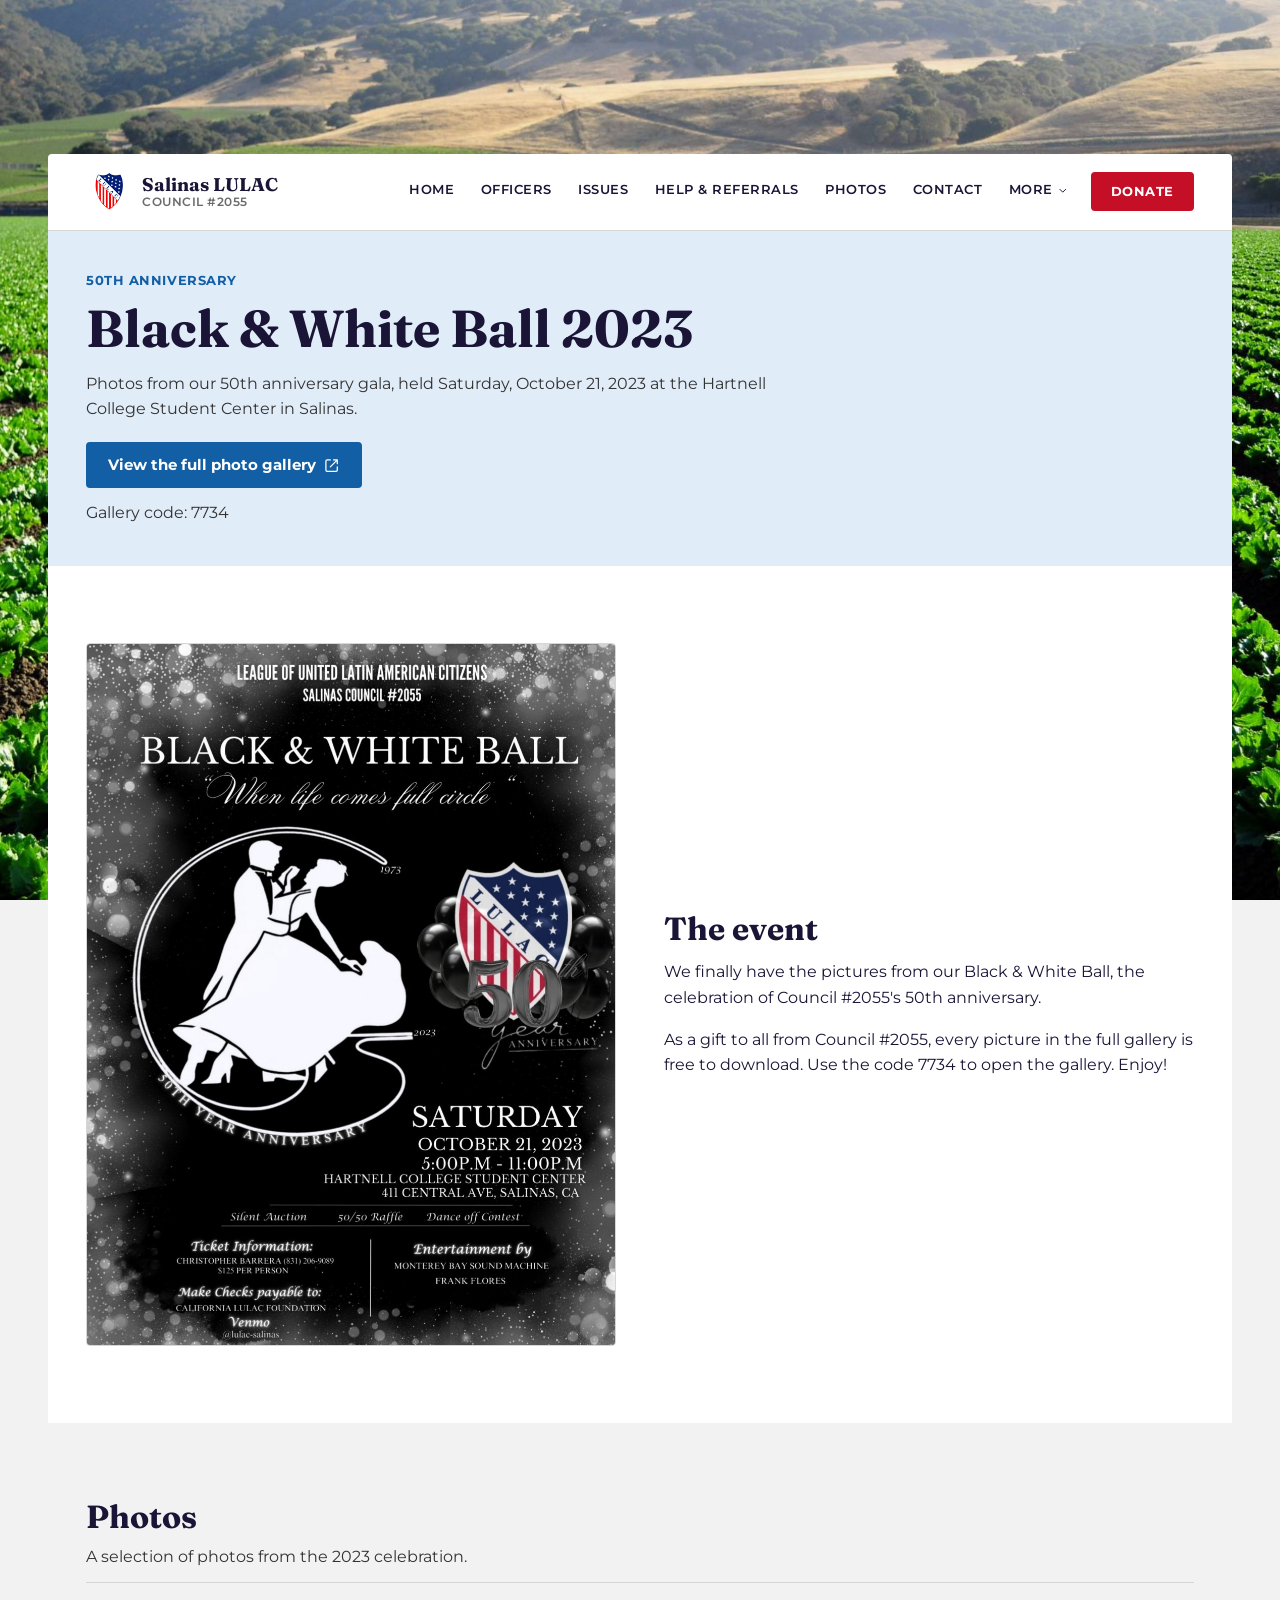
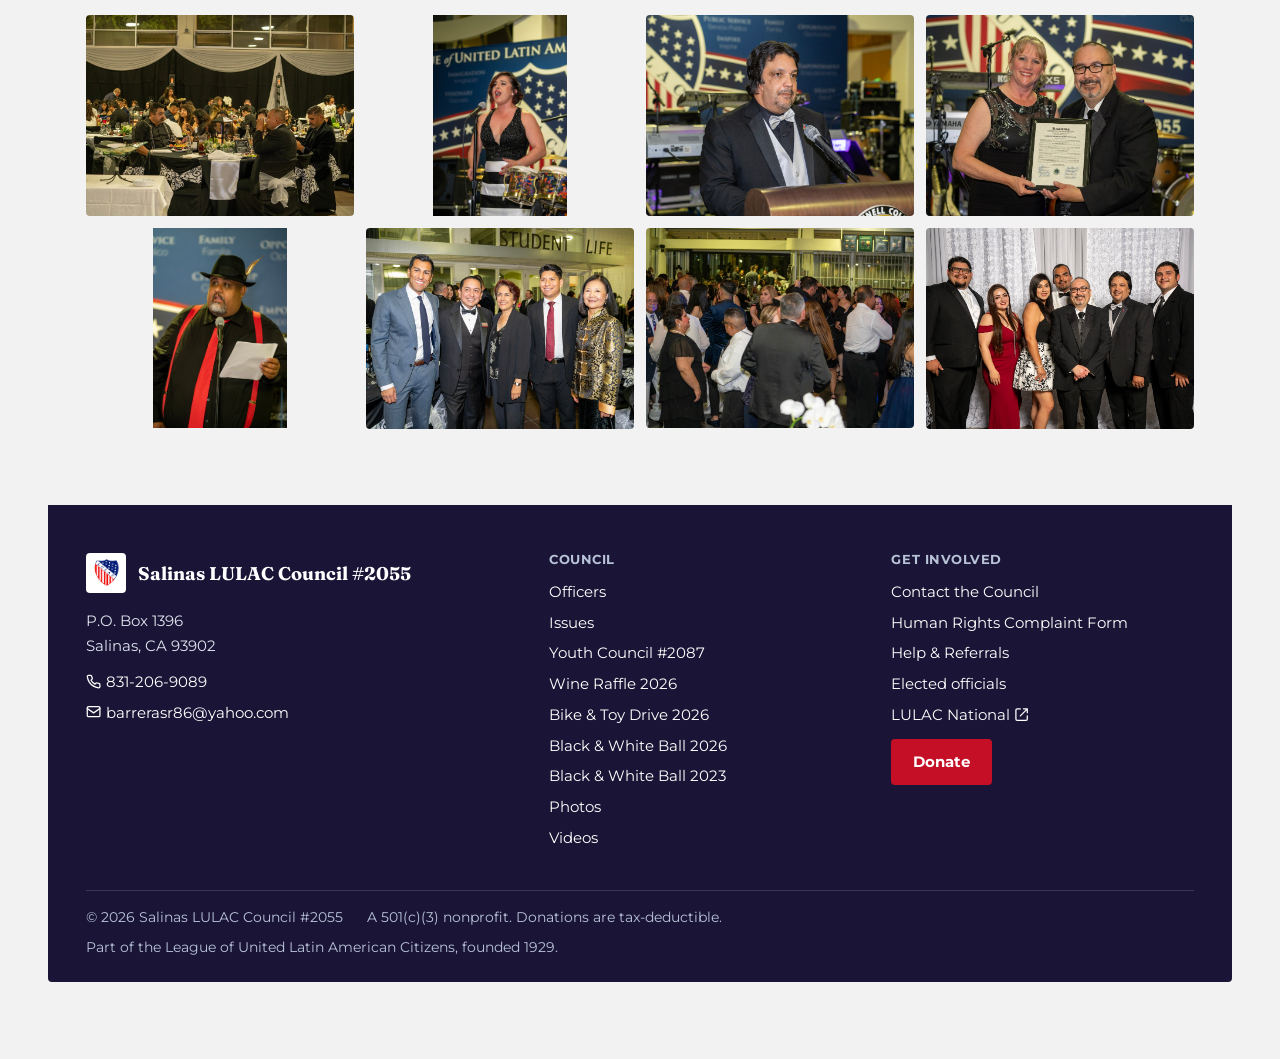
<file: black-white-ball-2023.html>
<!DOCTYPE html>
<html lang="en">
<head>
  <meta charset="utf-8">
  <meta name="viewport" content="width=device-width, initial-scale=1">
  <title>Black &amp; White Ball 2023 | Salinas LULAC Council #2055</title>
  <meta name="description" content="Photos from Salinas LULAC Council #2055's Black &amp; White Ball and 50th anniversary celebration in 2023, with a link to the full gallery.">
  <meta name="robots" content="index,follow">
  <link rel="canonical" href="https://lulacsalinas2055.org/black-white-ball-2023.html">
  <meta property="og:type" content="website">
  <meta property="og:site_name" content="Salinas LULAC Council #2055">
  <meta property="og:title" content="Black &amp; White Ball 2023 | Salinas LULAC Council #2055">
  <meta property="og:description" content="Photos from Salinas LULAC Council #2055's Black &amp; White Ball and 50th anniversary celebration in 2023, with a link to the full gallery.">
  <meta property="og:url" content="https://lulacsalinas2055.org/black-white-ball-2023.html">
  <meta property="og:image" content="https://lulacsalinas2055.org/assets/img/black-white-ball-hero.jpg">
  <meta name="twitter:card" content="summary_large_image">
  <meta name="theme-color" content="#0b2577">
  <link rel="icon" href="assets/img/lulac-logo.png" type="image/png">
  <link rel="preconnect" href="https://fonts.googleapis.com">
  <link rel="preconnect" href="https://fonts.gstatic.com" crossorigin>
  <link href="https://fonts.googleapis.com/css2?family=Fraunces:opsz,wght,WONK@9..144,500,0;9..144,700,0&family=Montserrat:wght@400;500;600;700&display=swap" rel="stylesheet">
  <link rel="stylesheet" href="assets/css/style.css">
  <script defer src="assets/js/script.js"></script>
</head>
<body>
  <a class="skip-link" href="#main-content">Skip to main content</a>

  <header class="site-header" data-header>
    <div class="container navbar">
      <a class="brand" href="index.html" aria-label="Salinas LULAC Council #2055 home">
        <img class="brand-logo" src="assets/img/lulac-logo.png" alt="">
        <span class="brand-copy"><strong>Salinas LULAC</strong><small>Council #2055</small></span>
      </a>
      <nav class="desktop-nav" aria-label="Primary">
        <a class="nav-link" href="index.html">Home</a>
        <a class="nav-link" href="officers.html">Officers</a>
        <a class="nav-link" href="issues.html">Issues</a>
        <a class="nav-link" href="help.html">Help &amp; Referrals</a>
        <a class="nav-link" href="photos.html">Photos</a>
        <a class="nav-link" href="contact.html">Contact</a>
        <div class="nav-dropdown" data-nav-dropdown>
          <button class="nav-link nav-dropdown-toggle" type="button" aria-expanded="false" aria-haspopup="true" aria-controls="moreMenu" data-nav-dropdown-toggle>
            More
            <svg class="icon" viewBox="0 0 24 24" aria-hidden="true"><path d="m6 9 6 6 6-6"/></svg>
          </button>
          <div class="nav-dropdown-menu" id="moreMenu" data-nav-dropdown-menu hidden>
            <a class="dropdown-link" href="youth.html">Youth Council</a>
            <a class="dropdown-link" href="politics.html">Politics</a>
            <a class="dropdown-link" href="sponsors-donors.html">Sponsors &amp; Donors</a>
            <a class="dropdown-link" href="wine-raffle-2026.html">Wine Raffle 2026</a>
            <a class="dropdown-link" href="bike-toy-drive-2026.html">Bike &amp; Toy Drive 2026</a>
            <a class="dropdown-link" href="black-white-ball-2026.html">Black &amp; White Ball 2026</a>
            <a class="dropdown-link is-active" aria-current="page" href="black-white-ball-2023.html">Black &amp; White Ball 2023</a>
            <a class="dropdown-link" href="videos.html">Videos</a>
            <a class="dropdown-link" href="coronavirus-resources.html">Coronavirus Response</a>
          </div>
        </div>
        <a class="btn btn-red nav-donate" href="contact.html#donate">Donate</a>
      </nav>
      <button class="mobile-toggle" type="button" aria-controls="mobileMenu" aria-expanded="false" aria-label="Open navigation" data-menu-toggle>
        <span class="mobile-toggle-bar"></span><span class="mobile-toggle-bar"></span><span class="mobile-toggle-bar"></span>
      </button>
    </div>
    <div class="mobile-menu-overlay" data-mobile-menu-overlay hidden></div>
    <nav class="mobile-menu" id="mobileMenu" aria-label="Mobile" data-mobile-menu hidden>
      <div class="mobile-menu-container">
        <a class="mobile-link" href="index.html">Home</a>
        <a class="mobile-link" href="officers.html">Officers</a>
        <a class="mobile-link" href="issues.html">Issues</a>
        <a class="mobile-link" href="help.html">Help &amp; Referrals</a>
        <a class="mobile-link" href="photos.html">Photos</a>
        <a class="mobile-link" href="contact.html">Contact</a>
        <a class="mobile-link" href="youth.html">Youth Council</a>
        <a class="mobile-link" href="politics.html">Politics</a>
        <a class="mobile-link" href="sponsors-donors.html">Sponsors &amp; Donors</a>
        <a class="mobile-link" href="wine-raffle-2026.html">Wine Raffle 2026</a>
        <a class="mobile-link" href="bike-toy-drive-2026.html">Bike &amp; Toy Drive 2026</a>
        <a class="mobile-link" href="black-white-ball-2026.html">Black &amp; White Ball 2026</a>
        <a class="mobile-link is-active" aria-current="page" href="black-white-ball-2023.html">Black &amp; White Ball 2023</a>
        <a class="mobile-link" href="videos.html">Videos</a>
        <a class="mobile-link" href="coronavirus-resources.html">Coronavirus Response</a>
        <a class="mobile-link mobile-donate btn btn-red" href="contact.html#donate">Donate</a>
      </div>
    </nav>
  </header>

  <main id="main-content">
<section class="page-head"><div class="container">
  <span class="label">50th Anniversary</span>
  <h1>Black &amp; White Ball 2023</h1>
  <p>Photos from our 50th anniversary gala, held Saturday, October 21, 2023 at the Hartnell College Student Center in Salinas.</p>
  <div class="btn-row">
    <a class="btn btn-blue" href="https://photography.magonemedia.com/lulac2023blackandwhiteball/" rel="noopener" target="_blank">View the full photo gallery <svg class="icon" viewBox="0 0 24 24" aria-hidden="true"><path d="M15 3h6v6M10 14 21 3M21 14v5a2 2 0 0 1-2 2H5a2 2 0 0 1-2-2V5a2 2 0 0 1 2-2h5"/></svg></a>
  </div>
  <p class="muted">Gallery code: 7734</p>
</div></section>

<section class="section"><div class="container">
  <div class="feature">
    <img src="assets/img/black-white-ball-hero.jpg" alt="Black &amp; White Ball 2023 event poster">
    <div>
      <h2>The event</h2>
      <p>We finally have the pictures from our Black &amp; White Ball, the celebration of Council #2055's 50th anniversary.</p>
      <p>As a gift to all from Council #2055, every picture in the full gallery is free to download. Use the code 7734 to open the gallery. Enjoy!</p>
    </div>
  </div>
</div></section>

<section class="section section-gray"><div class="container">
  <div class="section-head"><h2>Photos</h2><p>A selection of photos from the 2023 celebration.</p></div>
  <div class="photo-grid">
    <figure><img loading="lazy" src="assets/img/black-white-ball-1.jpg" alt="Guests seated at decorated tables during the anniversary dinner"></figure>
    <figure class="contain"><img loading="lazy" src="assets/img/black-white-ball-2.jpg" alt="A vocalist singing into a microphone on a decorated stage"></figure>
    <figure><img loading="lazy" src="assets/img/black-white-ball-3.jpg" alt="A man in a tuxedo speaking at a lectern during the event"></figure>
    <figure><img loading="lazy" src="assets/img/black-white-ball-4.jpg" alt="A man and woman posing with a framed resolution award"></figure>
    <figure class="contain"><img loading="lazy" src="assets/img/black-white-ball-5.jpg" alt="A man in a fedora and red suspenders speaking at a microphone"></figure>
    <figure><img loading="lazy" src="assets/img/black-white-ball-6.jpg" alt="A group of five people posing together at the reception"></figure>
    <figure><img loading="lazy" src="assets/img/black-white-ball-7.jpg" alt="Guests dancing together on a crowded dance floor at night"></figure>
    <figure><img loading="lazy" src="assets/img/black-white-ball-8.jpg" alt="A group of seven guests posing in formal attire"></figure>
  </div>
</div></section>
  </main>

  <footer class="site-footer">
    <div class="container">
      <div class="footer-grid">
        <div class="footer-col">
          <div class="footer-brand">
            <img src="assets/img/lulac-logo.png" alt="">
            <strong>Salinas LULAC Council #2055</strong>
          </div>
          <p>P.O. Box 1396<br>Salinas, CA 93902</p>
          <ul style="margin-top:.75rem">
            <li><a href="tel:+18312069089"><svg class="icon" viewBox="0 0 24 24" aria-hidden="true"><path d="M22 16.9v3a2 2 0 0 1-2.2 2 19.8 19.8 0 0 1-8.6-3.1 19.5 19.5 0 0 1-6-6A19.8 19.8 0 0 1 2.1 4.2 2 2 0 0 1 4.1 2h3a2 2 0 0 1 2 1.7c.1.9.4 1.8.7 2.7a2 2 0 0 1-.5 2.1L8 9.8a16 16 0 0 0 6.2 6.2l1.3-1.3a2 2 0 0 1 2.1-.5c.9.3 1.8.6 2.7.7a2 2 0 0 1 1.7 2z"/></svg> 831-206-9089</a></li>
            <li><a href="mailto:barrerasr86@yahoo.com"><svg class="icon" viewBox="0 0 24 24" aria-hidden="true"><rect x="2" y="4" width="20" height="16" rx="2"/><path d="m2 7 10 7 10-7"/></svg> barrerasr86@yahoo.com</a></li>
          </ul>
        </div>
        <div class="footer-col">
          <h2>Council</h2>
          <ul>
            <li><a href="officers.html">Officers</a></li>
            <li><a href="issues.html">Issues</a></li>
            <li><a href="youth.html">Youth Council #2087</a></li>
            <li><a href="wine-raffle-2026.html">Wine Raffle 2026</a></li>
            <li><a href="bike-toy-drive-2026.html">Bike &amp; Toy Drive 2026</a></li>
            <li><a href="black-white-ball-2026.html">Black &amp; White Ball 2026</a></li>
            <li><a href="black-white-ball-2023.html">Black &amp; White Ball 2023</a></li>
            <li><a href="photos.html">Photos</a></li>
            <li><a href="videos.html">Videos</a></li>
          </ul>
        </div>
        <div class="footer-col">
          <h2>Get involved</h2>
          <ul>
            <li><a href="contact.html">Contact the Council</a></li>
            <li><a href="contact.html#complaint-form">Human Rights Complaint Form</a></li>
            <li><a href="help.html">Help &amp; Referrals</a></li>
            <li><a href="politics.html">Elected officials</a></li>
            <li><a href="https://lulac.org/" rel="noopener" target="_blank">LULAC National <svg class="icon" viewBox="0 0 24 24" aria-hidden="true"><path d="M15 3h6v6M10 14 21 3M21 14v5a2 2 0 0 1-2 2H5a2 2 0 0 1-2-2V5a2 2 0 0 1 2-2h5"/></svg></a></li>
          </ul>
          <a class="btn btn-red" href="contact.html#donate">Donate</a>
        </div>
      </div>
      <div class="footer-bottom">
        <span>&copy; <span data-current-year>2026</span> Salinas LULAC Council #2055</span>
        <span>A 501(c)(3) nonprofit. Donations are tax-deductible.</span>
        <span>Part of the League of United Latin American Citizens, founded 1929.</span>
      </div>
    </div>
  </footer>
</body>
</html>
</file>
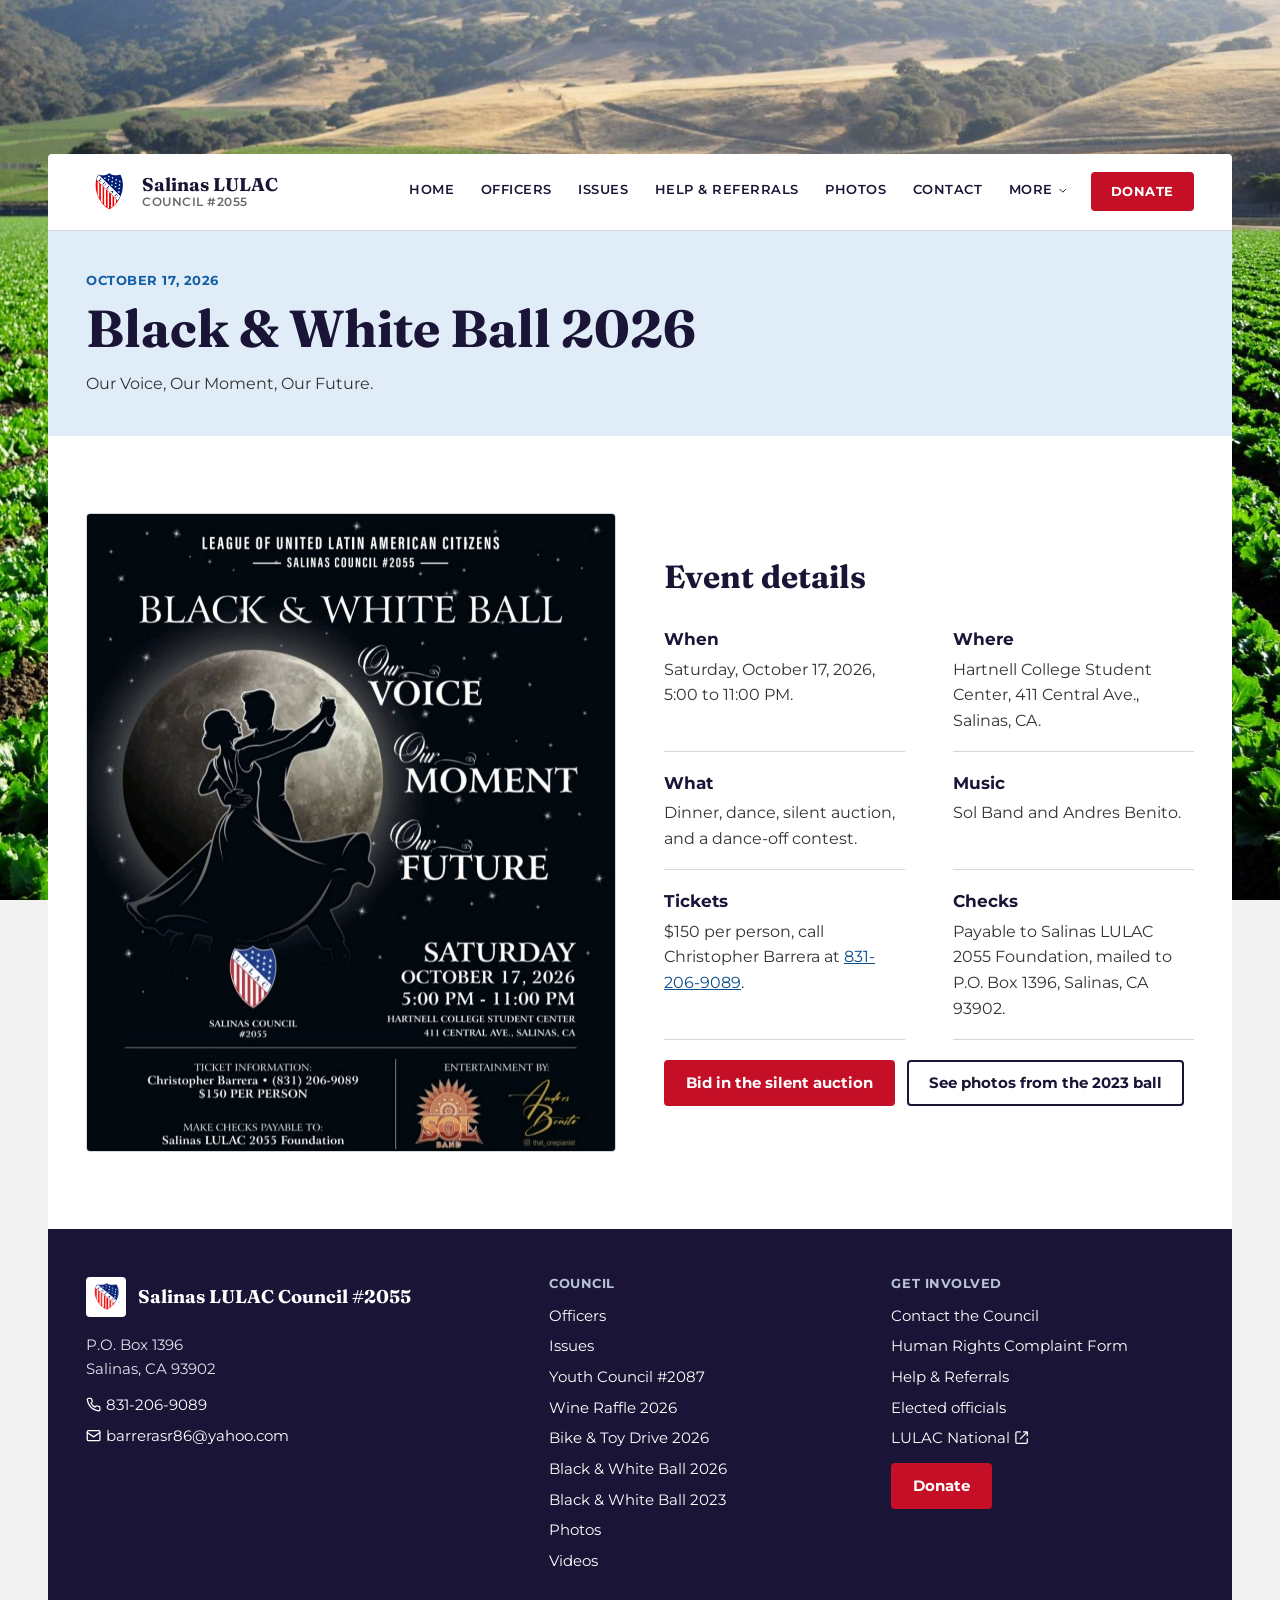
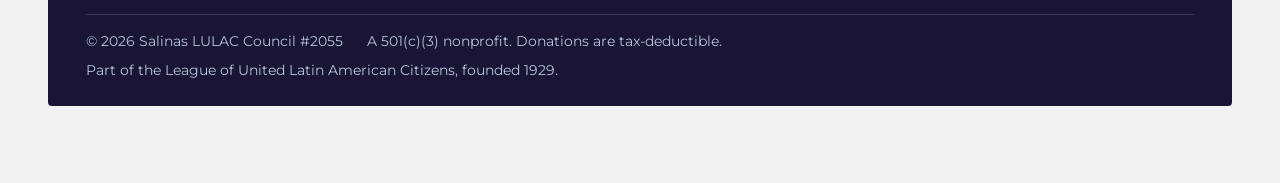
<file: black-white-ball-2026.html>
<!DOCTYPE html>
<html lang="en">
<head>
  <meta charset="utf-8">
  <meta name="viewport" content="width=device-width, initial-scale=1">
  <title>Black &amp; White Ball 2026 | Salinas LULAC Council #2055</title>
  <meta name="description" content="Salinas LULAC Council #2055's Black &amp; White Ball, Saturday, October 17, 2026 at the Hartnell College Student Center. Tickets are $150 per person, and the silent auction is open online.">
  <meta name="robots" content="index,follow">
  <link rel="canonical" href="https://lulacsalinas2055.org/black-white-ball-2026.html">
  <meta property="og:type" content="website">
  <meta property="og:site_name" content="Salinas LULAC Council #2055">
  <meta property="og:title" content="Black &amp; White Ball 2026 | Salinas LULAC Council #2055">
  <meta property="og:description" content="Salinas LULAC Council #2055's Black &amp; White Ball, Saturday, October 17, 2026 at the Hartnell College Student Center. Tickets are $150 per person, and the silent auction is open online.">
  <meta property="og:url" content="https://lulacsalinas2055.org/black-white-ball-2026.html">
  <meta property="og:image" content="https://lulacsalinas2055.org/assets/img/black-white-ball-2026-flyer.jpg">
  <meta name="twitter:card" content="summary_large_image">
  <meta name="theme-color" content="#0b2577">
  <link rel="icon" href="assets/img/lulac-logo.png" type="image/png">
  <link rel="preconnect" href="https://fonts.googleapis.com">
  <link rel="preconnect" href="https://fonts.gstatic.com" crossorigin>
  <link href="https://fonts.googleapis.com/css2?family=Fraunces:opsz,wght,WONK@9..144,500,0;9..144,700,0&family=Montserrat:wght@400;500;600;700&display=swap" rel="stylesheet">
  <link rel="stylesheet" href="assets/css/style.css">
  <script defer src="assets/js/script.js"></script>
</head>
<body>
  <a class="skip-link" href="#main-content">Skip to main content</a>

  <header class="site-header" data-header>
    <div class="container navbar">
      <a class="brand" href="index.html" aria-label="Salinas LULAC Council #2055 home">
        <img class="brand-logo" src="assets/img/lulac-logo.png" alt="">
        <span class="brand-copy"><strong>Salinas LULAC</strong><small>Council #2055</small></span>
      </a>
      <nav class="desktop-nav" aria-label="Primary">
        <a class="nav-link" href="index.html">Home</a>
        <a class="nav-link" href="officers.html">Officers</a>
        <a class="nav-link" href="issues.html">Issues</a>
        <a class="nav-link" href="help.html">Help &amp; Referrals</a>
        <a class="nav-link" href="photos.html">Photos</a>
        <a class="nav-link" href="contact.html">Contact</a>
        <div class="nav-dropdown" data-nav-dropdown>
          <button class="nav-link nav-dropdown-toggle" type="button" aria-expanded="false" aria-haspopup="true" aria-controls="moreMenu" data-nav-dropdown-toggle>
            More
            <svg class="icon" viewBox="0 0 24 24" aria-hidden="true"><path d="m6 9 6 6 6-6"/></svg>
          </button>
          <div class="nav-dropdown-menu" id="moreMenu" data-nav-dropdown-menu hidden>
            <a class="dropdown-link" href="youth.html">Youth Council</a>
            <a class="dropdown-link" href="politics.html">Politics</a>
            <a class="dropdown-link" href="sponsors-donors.html">Sponsors &amp; Donors</a>
            <a class="dropdown-link" href="wine-raffle-2026.html">Wine Raffle 2026</a>
            <a class="dropdown-link" href="bike-toy-drive-2026.html">Bike &amp; Toy Drive 2026</a>
            <a class="dropdown-link is-active" aria-current="page" href="black-white-ball-2026.html">Black &amp; White Ball 2026</a>
            <a class="dropdown-link" href="black-white-ball-2023.html">Black &amp; White Ball 2023</a>
            <a class="dropdown-link" href="videos.html">Videos</a>
            <a class="dropdown-link" href="coronavirus-resources.html">Coronavirus Response</a>
          </div>
        </div>
        <a class="btn btn-red nav-donate" href="contact.html#donate">Donate</a>
      </nav>
      <button class="mobile-toggle" type="button" aria-controls="mobileMenu" aria-expanded="false" aria-label="Open navigation" data-menu-toggle>
        <span class="mobile-toggle-bar"></span><span class="mobile-toggle-bar"></span><span class="mobile-toggle-bar"></span>
      </button>
    </div>
    <div class="mobile-menu-overlay" data-mobile-menu-overlay hidden></div>
    <nav class="mobile-menu" id="mobileMenu" aria-label="Mobile" data-mobile-menu hidden>
      <div class="mobile-menu-container">
        <a class="mobile-link" href="index.html">Home</a>
        <a class="mobile-link" href="officers.html">Officers</a>
        <a class="mobile-link" href="issues.html">Issues</a>
        <a class="mobile-link" href="help.html">Help &amp; Referrals</a>
        <a class="mobile-link" href="photos.html">Photos</a>
        <a class="mobile-link" href="contact.html">Contact</a>
        <a class="mobile-link" href="youth.html">Youth Council</a>
        <a class="mobile-link" href="politics.html">Politics</a>
        <a class="mobile-link" href="sponsors-donors.html">Sponsors &amp; Donors</a>
        <a class="mobile-link" href="wine-raffle-2026.html">Wine Raffle 2026</a>
        <a class="mobile-link" href="bike-toy-drive-2026.html">Bike &amp; Toy Drive 2026</a>
        <a class="mobile-link is-active" aria-current="page" href="black-white-ball-2026.html">Black &amp; White Ball 2026</a>
        <a class="mobile-link" href="black-white-ball-2023.html">Black &amp; White Ball 2023</a>
        <a class="mobile-link" href="videos.html">Videos</a>
        <a class="mobile-link" href="coronavirus-resources.html">Coronavirus Response</a>
        <a class="mobile-link mobile-donate btn btn-red" href="contact.html#donate">Donate</a>
      </div>
    </nav>
  </header>

  <main id="main-content">
<section class="page-head"><div class="container">
  <span class="label">October 17, 2026</span>
  <h1>Black &amp; White Ball 2026</h1>
  <p>Our Voice, Our Moment, Our Future.</p>
</div></section>

<section class="section"><div class="container">
  <div class="feature">
    <img src="assets/img/black-white-ball-2026-flyer.jpg" alt="Black and White Ball 2026 flyer: League of United Latin American Citizens, Salinas Council #2055. Black &amp; White Ball, Our Voice, Our Moment, Our Future. Saturday, October 17, 2026, 5:00 PM to 11:00 PM, Hartnell College Student Center, 411 Central Ave., Salinas, CA. Ticket information: Christopher Barrera, (831) 206-9089, $150 per person. Make checks payable to Salinas LULAC 2055 Foundation. Entertainment by Sol Band and Andres Benito.">
    <div>
      <h2>Event details</h2>
      <dl class="dl-grid">
        <div><dt>When</dt><dd>Saturday, October 17, 2026, 5:00 to 11:00 PM.</dd></div>
        <div><dt>Where</dt><dd>Hartnell College Student Center, 411 Central Ave., Salinas, CA.</dd></div>
        <div><dt>What</dt><dd>Dinner, dance, silent auction, and a dance-off contest.</dd></div>
        <div><dt>Music</dt><dd>Sol Band and Andres Benito.</dd></div>
        <div><dt>Tickets</dt><dd>$150 per person, call Christopher Barrera at <a href="tel:+18312069089">831-206-9089</a>.</dd></div>
        <div><dt>Checks</dt><dd>Payable to Salinas LULAC 2055 Foundation, mailed to P.O. Box 1396, Salinas, CA 93902.</dd></div>
      </dl>
      <div class="btn-row">
        <a class="btn btn-red" href="https://www.zeffy.com/en-US/ticketing/salinas-lulac-2055-foundations-silent-auction" target="_blank" rel="noopener">Bid in the silent auction</a>
        <a class="btn btn-outline-dark" href="black-white-ball-2023.html">See photos from the 2023 ball</a>
      </div>
    </div>
  </div>
</div></section>
  </main>

  <footer class="site-footer">
    <div class="container">
      <div class="footer-grid">
        <div class="footer-col">
          <div class="footer-brand">
            <img src="assets/img/lulac-logo.png" alt="">
            <strong>Salinas LULAC Council #2055</strong>
          </div>
          <p>P.O. Box 1396<br>Salinas, CA 93902</p>
          <ul style="margin-top:.75rem">
            <li><a href="tel:+18312069089"><svg class="icon" viewBox="0 0 24 24" aria-hidden="true"><path d="M22 16.9v3a2 2 0 0 1-2.2 2 19.8 19.8 0 0 1-8.6-3.1 19.5 19.5 0 0 1-6-6A19.8 19.8 0 0 1 2.1 4.2 2 2 0 0 1 4.1 2h3a2 2 0 0 1 2 1.7c.1.9.4 1.8.7 2.7a2 2 0 0 1-.5 2.1L8 9.8a16 16 0 0 0 6.2 6.2l1.3-1.3a2 2 0 0 1 2.1-.5c.9.3 1.8.6 2.7.7a2 2 0 0 1 1.7 2z"/></svg> 831-206-9089</a></li>
            <li><a href="mailto:barrerasr86@yahoo.com"><svg class="icon" viewBox="0 0 24 24" aria-hidden="true"><rect x="2" y="4" width="20" height="16" rx="2"/><path d="m2 7 10 7 10-7"/></svg> barrerasr86@yahoo.com</a></li>
          </ul>
        </div>
        <div class="footer-col">
          <h2>Council</h2>
          <ul>
            <li><a href="officers.html">Officers</a></li>
            <li><a href="issues.html">Issues</a></li>
            <li><a href="youth.html">Youth Council #2087</a></li>
            <li><a href="wine-raffle-2026.html">Wine Raffle 2026</a></li>
            <li><a href="bike-toy-drive-2026.html">Bike &amp; Toy Drive 2026</a></li>
            <li><a href="black-white-ball-2026.html">Black &amp; White Ball 2026</a></li>
            <li><a href="black-white-ball-2023.html">Black &amp; White Ball 2023</a></li>
            <li><a href="photos.html">Photos</a></li>
            <li><a href="videos.html">Videos</a></li>
          </ul>
        </div>
        <div class="footer-col">
          <h2>Get involved</h2>
          <ul>
            <li><a href="contact.html">Contact the Council</a></li>
            <li><a href="contact.html#complaint-form">Human Rights Complaint Form</a></li>
            <li><a href="help.html">Help &amp; Referrals</a></li>
            <li><a href="politics.html">Elected officials</a></li>
            <li><a href="https://lulac.org/" rel="noopener" target="_blank">LULAC National <svg class="icon" viewBox="0 0 24 24" aria-hidden="true"><path d="M15 3h6v6M10 14 21 3M21 14v5a2 2 0 0 1-2 2H5a2 2 0 0 1-2-2V5a2 2 0 0 1 2-2h5"/></svg></a></li>
          </ul>
          <a class="btn btn-red" href="contact.html#donate">Donate</a>
        </div>
      </div>
      <div class="footer-bottom">
        <span>&copy; <span data-current-year>2026</span> Salinas LULAC Council #2055</span>
        <span>A 501(c)(3) nonprofit. Donations are tax-deductible.</span>
        <span>Part of the League of United Latin American Citizens, founded 1929.</span>
      </div>
    </div>
  </footer>
</body>
</html>
</file>
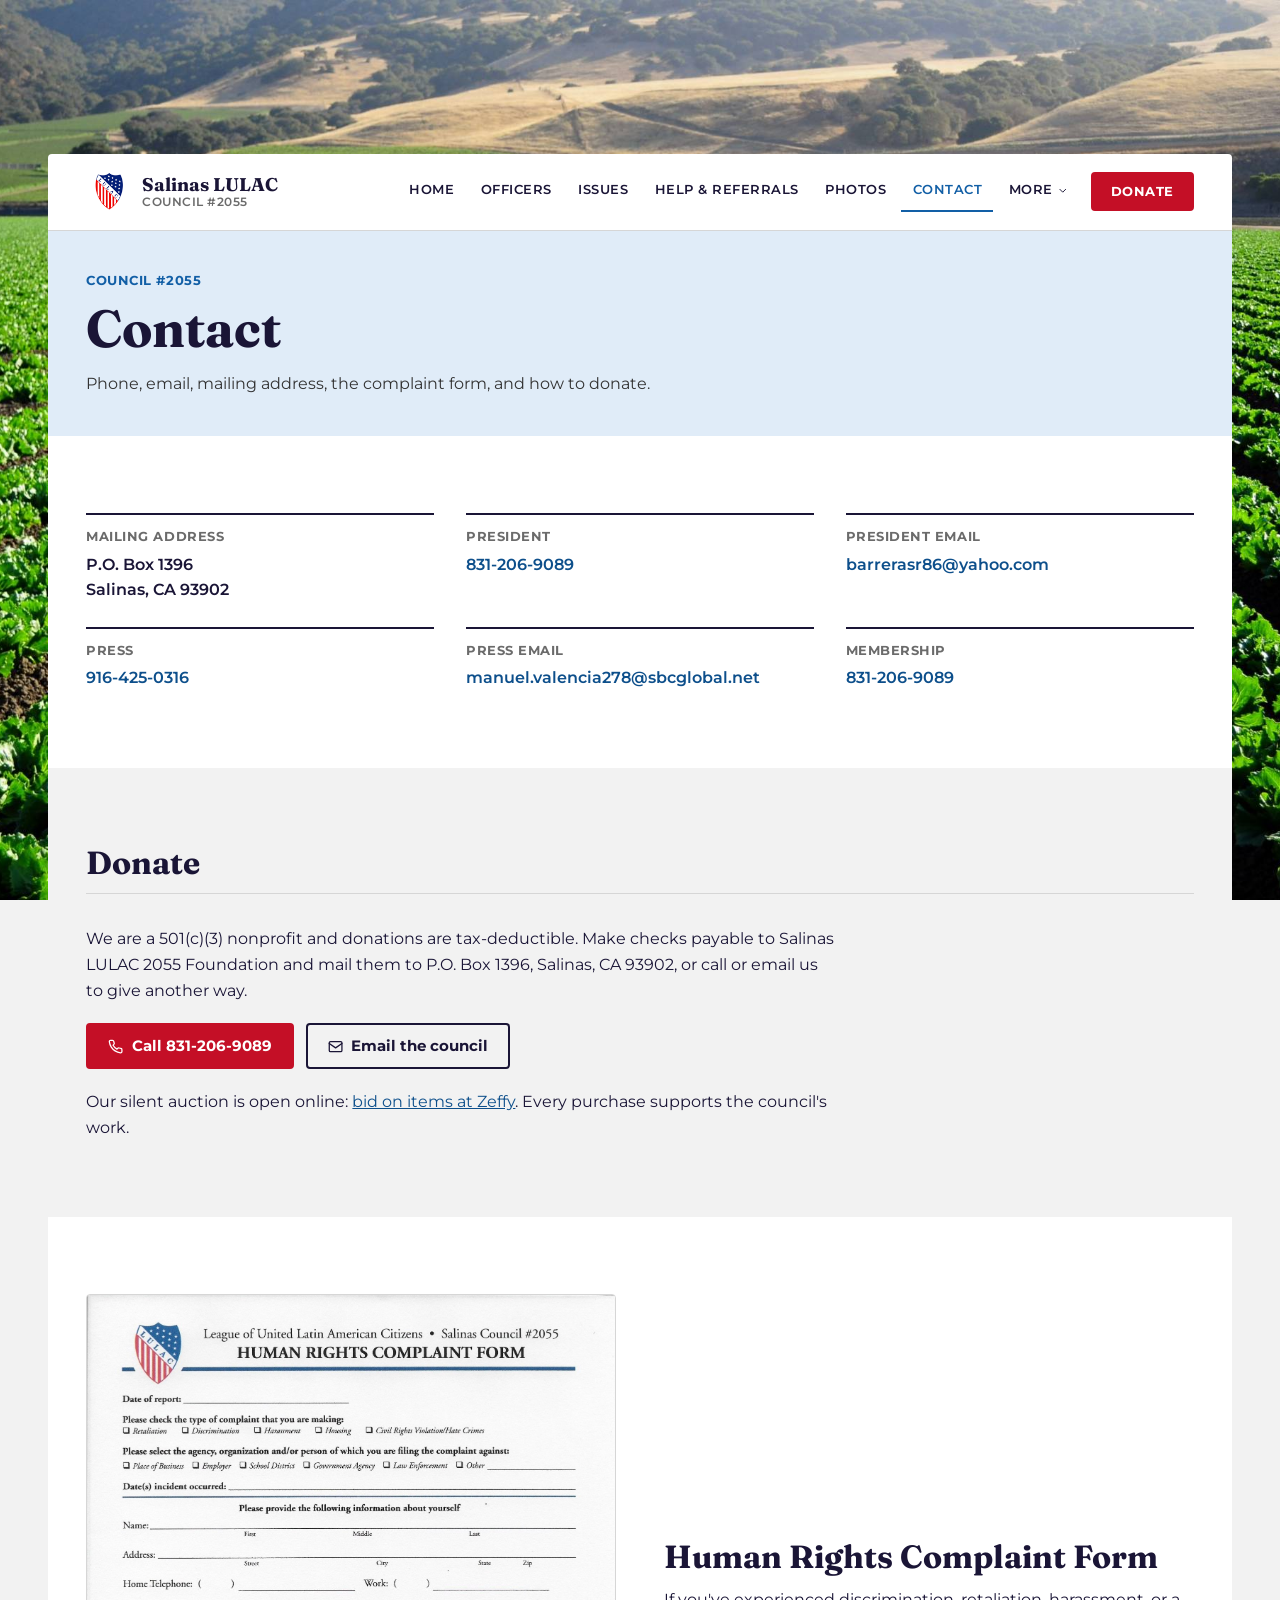
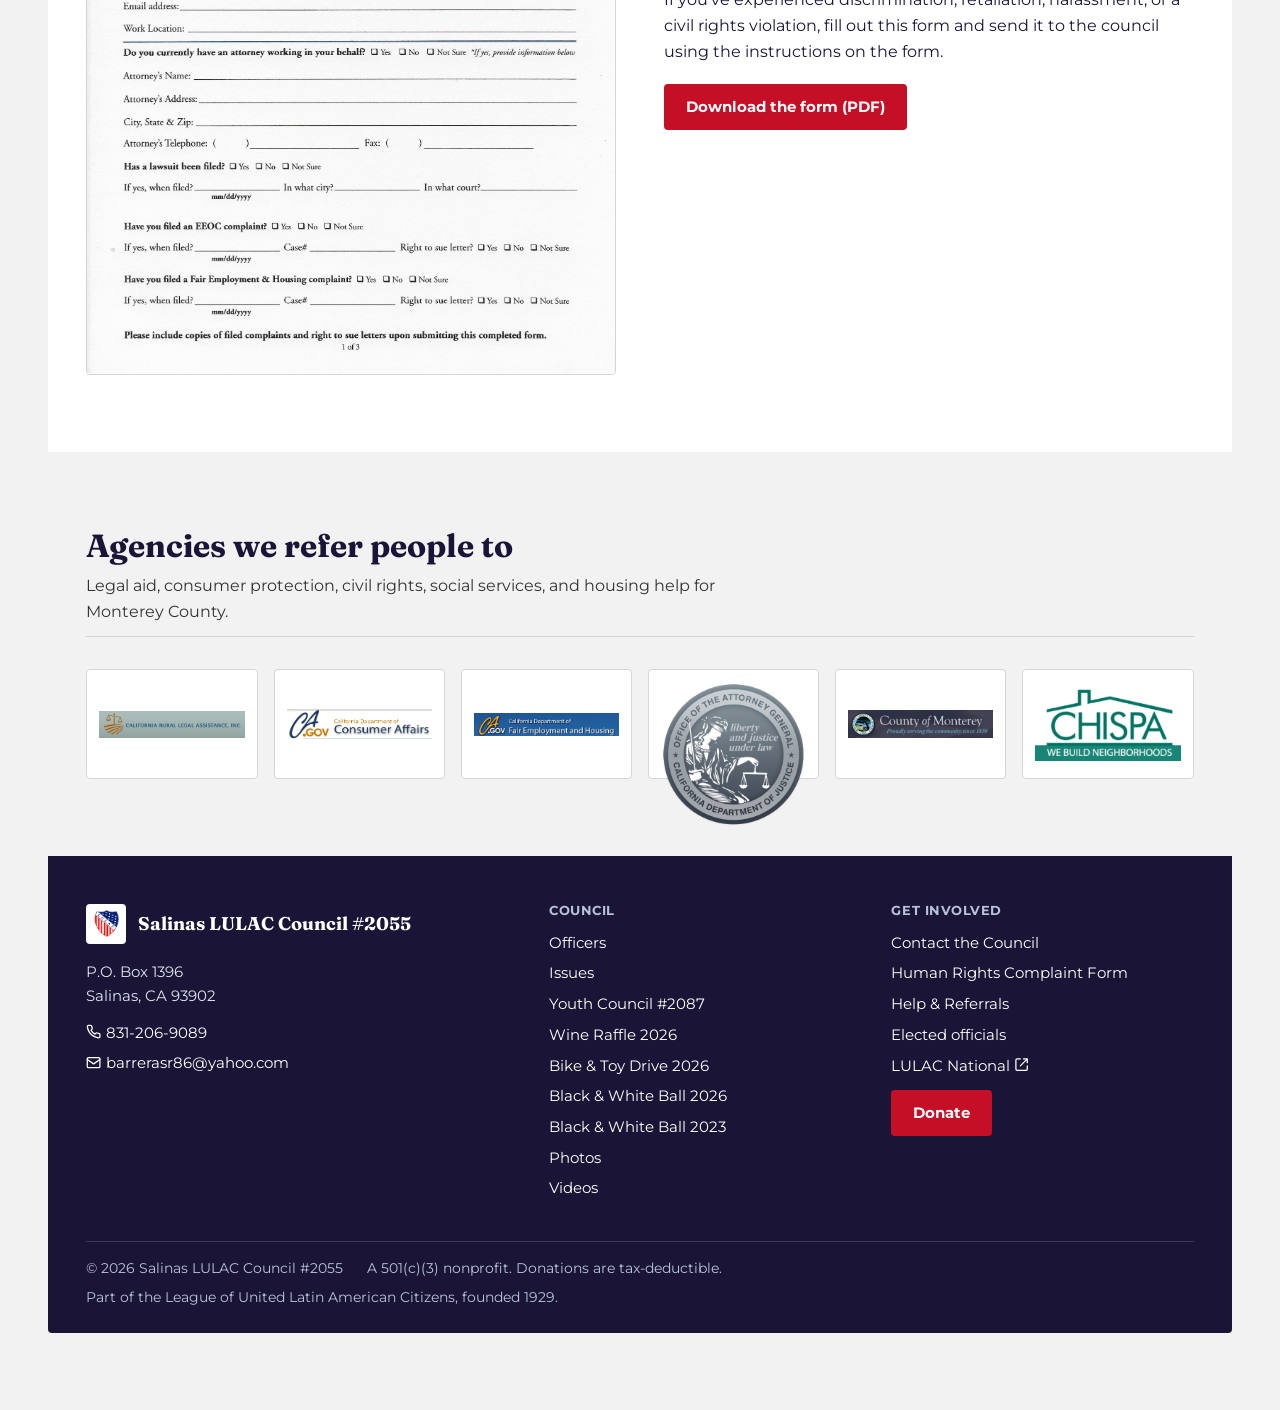
<file: contact.html>
<!DOCTYPE html>
<html lang="en">
<head>
  <meta charset="utf-8">
  <meta name="viewport" content="width=device-width, initial-scale=1">
  <title>Contact | Salinas LULAC Council #2055</title>
  <meta name="description" content="Phone, email, and mailing address for Salinas LULAC Council #2055, plus the Human Rights Complaint Form and how to donate.">
  <meta name="robots" content="index,follow">
  <link rel="canonical" href="https://lulacsalinas2055.org/contact.html">
  <meta property="og:type" content="website">
  <meta property="og:site_name" content="Salinas LULAC Council #2055">
  <meta property="og:title" content="Contact | Salinas LULAC Council #2055">
  <meta property="og:description" content="Phone, email, and mailing address for Salinas LULAC Council #2055, plus the Human Rights Complaint Form and how to donate.">
  <meta property="og:url" content="https://lulacsalinas2055.org/contact.html">
  <meta property="og:image" content="https://lulacsalinas2055.org/assets/img/og-image.jpg">
  <meta property="og:image:width" content="1200">
  <meta property="og:image:height" content="630">
  <meta property="og:image:alt" content="Salinas LULAC Council #2055, serving Hispanic families in the Salinas Valley since 1973">
  <meta name="twitter:card" content="summary_large_image">
  <meta name="theme-color" content="#0b2577">
  <link rel="icon" href="assets/img/lulac-logo.png" type="image/png">
  <link rel="preconnect" href="https://fonts.googleapis.com">
  <link rel="preconnect" href="https://fonts.gstatic.com" crossorigin>
  <link href="https://fonts.googleapis.com/css2?family=Fraunces:opsz,wght,WONK@9..144,500,0;9..144,700,0&family=Montserrat:wght@400;500;600;700&display=swap" rel="stylesheet">
  <link rel="stylesheet" href="assets/css/style.css">
  <script defer src="assets/js/script.js"></script>
</head>
<body>
  <a class="skip-link" href="#main-content">Skip to main content</a>

  <header class="site-header" data-header>
    <div class="container navbar">
      <a class="brand" href="index.html" aria-label="Salinas LULAC Council #2055 home">
        <img class="brand-logo" src="assets/img/lulac-logo.png" alt="">
        <span class="brand-copy"><strong>Salinas LULAC</strong><small>Council #2055</small></span>
      </a>
      <nav class="desktop-nav" aria-label="Primary">
        <a class="nav-link" href="index.html">Home</a>
        <a class="nav-link" href="officers.html">Officers</a>
        <a class="nav-link" href="issues.html">Issues</a>
        <a class="nav-link" href="help.html">Help &amp; Referrals</a>
        <a class="nav-link" href="photos.html">Photos</a>
        <a class="nav-link is-active" aria-current="page" href="contact.html">Contact</a>
        <div class="nav-dropdown" data-nav-dropdown>
          <button class="nav-link nav-dropdown-toggle" type="button" aria-expanded="false" aria-haspopup="true" aria-controls="moreMenu" data-nav-dropdown-toggle>
            More
            <svg class="icon" viewBox="0 0 24 24" aria-hidden="true"><path d="m6 9 6 6 6-6"/></svg>
          </button>
          <div class="nav-dropdown-menu" id="moreMenu" data-nav-dropdown-menu hidden>
            <a class="dropdown-link" href="youth.html">Youth Council</a>
            <a class="dropdown-link" href="politics.html">Politics</a>
            <a class="dropdown-link" href="sponsors-donors.html">Sponsors &amp; Donors</a>
            <a class="dropdown-link" href="wine-raffle-2026.html">Wine Raffle 2026</a>
            <a class="dropdown-link" href="bike-toy-drive-2026.html">Bike &amp; Toy Drive 2026</a>
            <a class="dropdown-link" href="black-white-ball-2026.html">Black &amp; White Ball 2026</a>
            <a class="dropdown-link" href="black-white-ball-2023.html">Black &amp; White Ball 2023</a>
            <a class="dropdown-link" href="videos.html">Videos</a>
            <a class="dropdown-link" href="coronavirus-resources.html">Coronavirus Response</a>
          </div>
        </div>
        <a class="btn btn-red nav-donate" href="contact.html#donate">Donate</a>
      </nav>
      <button class="mobile-toggle" type="button" aria-controls="mobileMenu" aria-expanded="false" aria-label="Open navigation" data-menu-toggle>
        <span class="mobile-toggle-bar"></span><span class="mobile-toggle-bar"></span><span class="mobile-toggle-bar"></span>
      </button>
    </div>
    <div class="mobile-menu-overlay" data-mobile-menu-overlay hidden></div>
    <nav class="mobile-menu" id="mobileMenu" aria-label="Mobile" data-mobile-menu hidden>
      <div class="mobile-menu-container">
        <a class="mobile-link" href="index.html">Home</a>
        <a class="mobile-link" href="officers.html">Officers</a>
        <a class="mobile-link" href="issues.html">Issues</a>
        <a class="mobile-link" href="help.html">Help &amp; Referrals</a>
        <a class="mobile-link" href="photos.html">Photos</a>
        <a class="mobile-link is-active" aria-current="page" href="contact.html">Contact</a>
        <a class="mobile-link" href="youth.html">Youth Council</a>
        <a class="mobile-link" href="politics.html">Politics</a>
        <a class="mobile-link" href="sponsors-donors.html">Sponsors &amp; Donors</a>
        <a class="mobile-link" href="wine-raffle-2026.html">Wine Raffle 2026</a>
        <a class="mobile-link" href="bike-toy-drive-2026.html">Bike &amp; Toy Drive 2026</a>
        <a class="mobile-link" href="black-white-ball-2026.html">Black &amp; White Ball 2026</a>
        <a class="mobile-link" href="black-white-ball-2023.html">Black &amp; White Ball 2023</a>
        <a class="mobile-link" href="videos.html">Videos</a>
        <a class="mobile-link" href="coronavirus-resources.html">Coronavirus Response</a>
        <a class="mobile-link mobile-donate btn btn-red" href="contact.html#donate">Donate</a>
      </div>
    </nav>
  </header>

  <main id="main-content">
<section class="page-head"><div class="container">
  <span class="label">Council #2055</span>
  <h1>Contact</h1>
  <p>Phone, email, mailing address, the complaint form, and how to donate.</p>
</div></section>

<section class="section"><div class="container">
  <dl class="contact-dl">
    <div><dt>Mailing address</dt><dd>P.O. Box 1396<br>Salinas, CA 93902</dd></div>
    <div><dt>President</dt><dd><a href="tel:+18312069089">831-206-9089</a></dd></div>
    <div><dt>President email</dt><dd><a href="mailto:barrerasr86@yahoo.com">barrerasr86@yahoo.com</a></dd></div>
    <div><dt>Press</dt><dd><a href="tel:+19164250316">916-425-0316</a></dd></div>
    <div><dt>Press email</dt><dd><a href="mailto:manuel.valencia278@sbcglobal.net">manuel.valencia278@sbcglobal.net</a></dd></div>
    <div><dt>Membership</dt><dd><a href="tel:+18312069089">831-206-9089</a></dd></div>
  </dl>
</div></section>

<section class="section section-gray" id="donate"><div class="container">
  <div class="section-head"><h2>Donate</h2></div>
  <p class="copy">We are a 501(c)(3) nonprofit and donations are tax-deductible. Make checks payable to Salinas LULAC 2055 Foundation and mail them to P.O. Box 1396, Salinas, CA 93902, or call or email us to give another way.</p>
  <div class="btn-row">
    <a class="btn btn-red" href="tel:+18312069089"><svg class="icon" viewBox="0 0 24 24" aria-hidden="true"><path d="M22 16.9v3a2 2 0 0 1-2.2 2 19.8 19.8 0 0 1-8.6-3.1 19.5 19.5 0 0 1-6-6A19.8 19.8 0 0 1 2.1 4.2 2 2 0 0 1 4.1 2h3a2 2 0 0 1 2 1.7c.1.9.4 1.8.7 2.7a2 2 0 0 1-.5 2.1L8 9.8a16 16 0 0 0 6.2 6.2l1.3-1.3a2 2 0 0 1 2.1-.5c.9.3 1.8.6 2.7.7a2 2 0 0 1 1.7 2z"/></svg> Call 831-206-9089</a>
    <a class="btn btn-outline-dark" href="mailto:barrerasr86@yahoo.com"><svg class="icon" viewBox="0 0 24 24" aria-hidden="true"><rect x="2" y="4" width="20" height="16" rx="2"/><path d="m2 7 10 7 10-7"/></svg> Email the council</a>
  </div>
  <p class="copy" style="margin-top:1.25rem">Our silent auction is open online: <a href="https://www.zeffy.com/en-US/ticketing/salinas-lulac-2055-foundations-silent-auction" target="_blank" rel="noopener">bid on items at Zeffy</a>. Every purchase supports the council's work.</p>
</div></section>

<section class="section" id="complaint-form"><div class="container">
  <div class="feature">
    <img src="assets/img/complaint-form.jpg" alt="Preview of the Council #2055 Human Rights Complaint Form" loading="lazy">
    <div>
      <h2>Human Rights Complaint Form</h2>
      <p>If you've experienced discrimination, retaliation, harassment, or a civil rights violation, fill out this form and send it to the council using the instructions on the form.</p>
      <div class="btn-row"><a class="btn btn-red" href="assets/docs/lulac-2055-human-rights-complaint-form.pdf" download>Download the form (PDF)</a></div>
    </div>
  </div>
</div></section>

<section class="section section-gray"><div class="container">
  <div class="section-head"><h2>Agencies we refer people to</h2><p>Legal aid, consumer protection, civil rights, social services, and housing help for Monterey County.</p></div>
  <div class="logo-row">
    <a href="help.html"><img src="assets/img/contact-clra.png" alt="California Rural Legal Assistance" loading="lazy"></a>
    <a href="help.html"><img src="assets/img/contact-dca.png" alt="California Department of Consumer Affairs" loading="lazy"></a>
    <a href="help.html"><img src="assets/img/contact-dfeh.png" alt="California Department of Fair Employment and Housing" loading="lazy"></a>
    <a href="help.html"><img src="assets/img/contact-doj.png" alt="California Department of Justice, Office of the Attorney General" loading="lazy"></a>
    <a href="help.html"><img src="assets/img/contact-monterey-county.png" alt="County of Monterey" loading="lazy"></a>
    <a href="help.html"><img src="assets/img/contact-chispa.png" alt="CHISPA" loading="lazy"></a>
  </div>
</div></section>
  </main>

  <footer class="site-footer">
    <div class="container">
      <div class="footer-grid">
        <div class="footer-col">
          <div class="footer-brand">
            <img src="assets/img/lulac-logo.png" alt="">
            <strong>Salinas LULAC Council #2055</strong>
          </div>
          <p>P.O. Box 1396<br>Salinas, CA 93902</p>
          <ul style="margin-top:.75rem">
            <li><a href="tel:+18312069089"><svg class="icon" viewBox="0 0 24 24" aria-hidden="true"><path d="M22 16.9v3a2 2 0 0 1-2.2 2 19.8 19.8 0 0 1-8.6-3.1 19.5 19.5 0 0 1-6-6A19.8 19.8 0 0 1 2.1 4.2 2 2 0 0 1 4.1 2h3a2 2 0 0 1 2 1.7c.1.9.4 1.8.7 2.7a2 2 0 0 1-.5 2.1L8 9.8a16 16 0 0 0 6.2 6.2l1.3-1.3a2 2 0 0 1 2.1-.5c.9.3 1.8.6 2.7.7a2 2 0 0 1 1.7 2z"/></svg> 831-206-9089</a></li>
            <li><a href="mailto:barrerasr86@yahoo.com"><svg class="icon" viewBox="0 0 24 24" aria-hidden="true"><rect x="2" y="4" width="20" height="16" rx="2"/><path d="m2 7 10 7 10-7"/></svg> barrerasr86@yahoo.com</a></li>
          </ul>
        </div>
        <div class="footer-col">
          <h2>Council</h2>
          <ul>
            <li><a href="officers.html">Officers</a></li>
            <li><a href="issues.html">Issues</a></li>
            <li><a href="youth.html">Youth Council #2087</a></li>
            <li><a href="wine-raffle-2026.html">Wine Raffle 2026</a></li>
            <li><a href="bike-toy-drive-2026.html">Bike &amp; Toy Drive 2026</a></li>
            <li><a href="black-white-ball-2026.html">Black &amp; White Ball 2026</a></li>
            <li><a href="black-white-ball-2023.html">Black &amp; White Ball 2023</a></li>
            <li><a href="photos.html">Photos</a></li>
            <li><a href="videos.html">Videos</a></li>
          </ul>
        </div>
        <div class="footer-col">
          <h2>Get involved</h2>
          <ul>
            <li><a href="contact.html">Contact the Council</a></li>
            <li><a href="contact.html#complaint-form">Human Rights Complaint Form</a></li>
            <li><a href="help.html">Help &amp; Referrals</a></li>
            <li><a href="politics.html">Elected officials</a></li>
            <li><a href="https://lulac.org/" rel="noopener" target="_blank">LULAC National <svg class="icon" viewBox="0 0 24 24" aria-hidden="true"><path d="M15 3h6v6M10 14 21 3M21 14v5a2 2 0 0 1-2 2H5a2 2 0 0 1-2-2V5a2 2 0 0 1 2-2h5"/></svg></a></li>
          </ul>
          <a class="btn btn-red" href="contact.html#donate">Donate</a>
        </div>
      </div>
      <div class="footer-bottom">
        <span>&copy; <span data-current-year>2026</span> Salinas LULAC Council #2055</span>
        <span>A 501(c)(3) nonprofit. Donations are tax-deductible.</span>
        <span>Part of the League of United Latin American Citizens, founded 1929.</span>
      </div>
    </div>
  </footer>
</body>
</html>
</file>
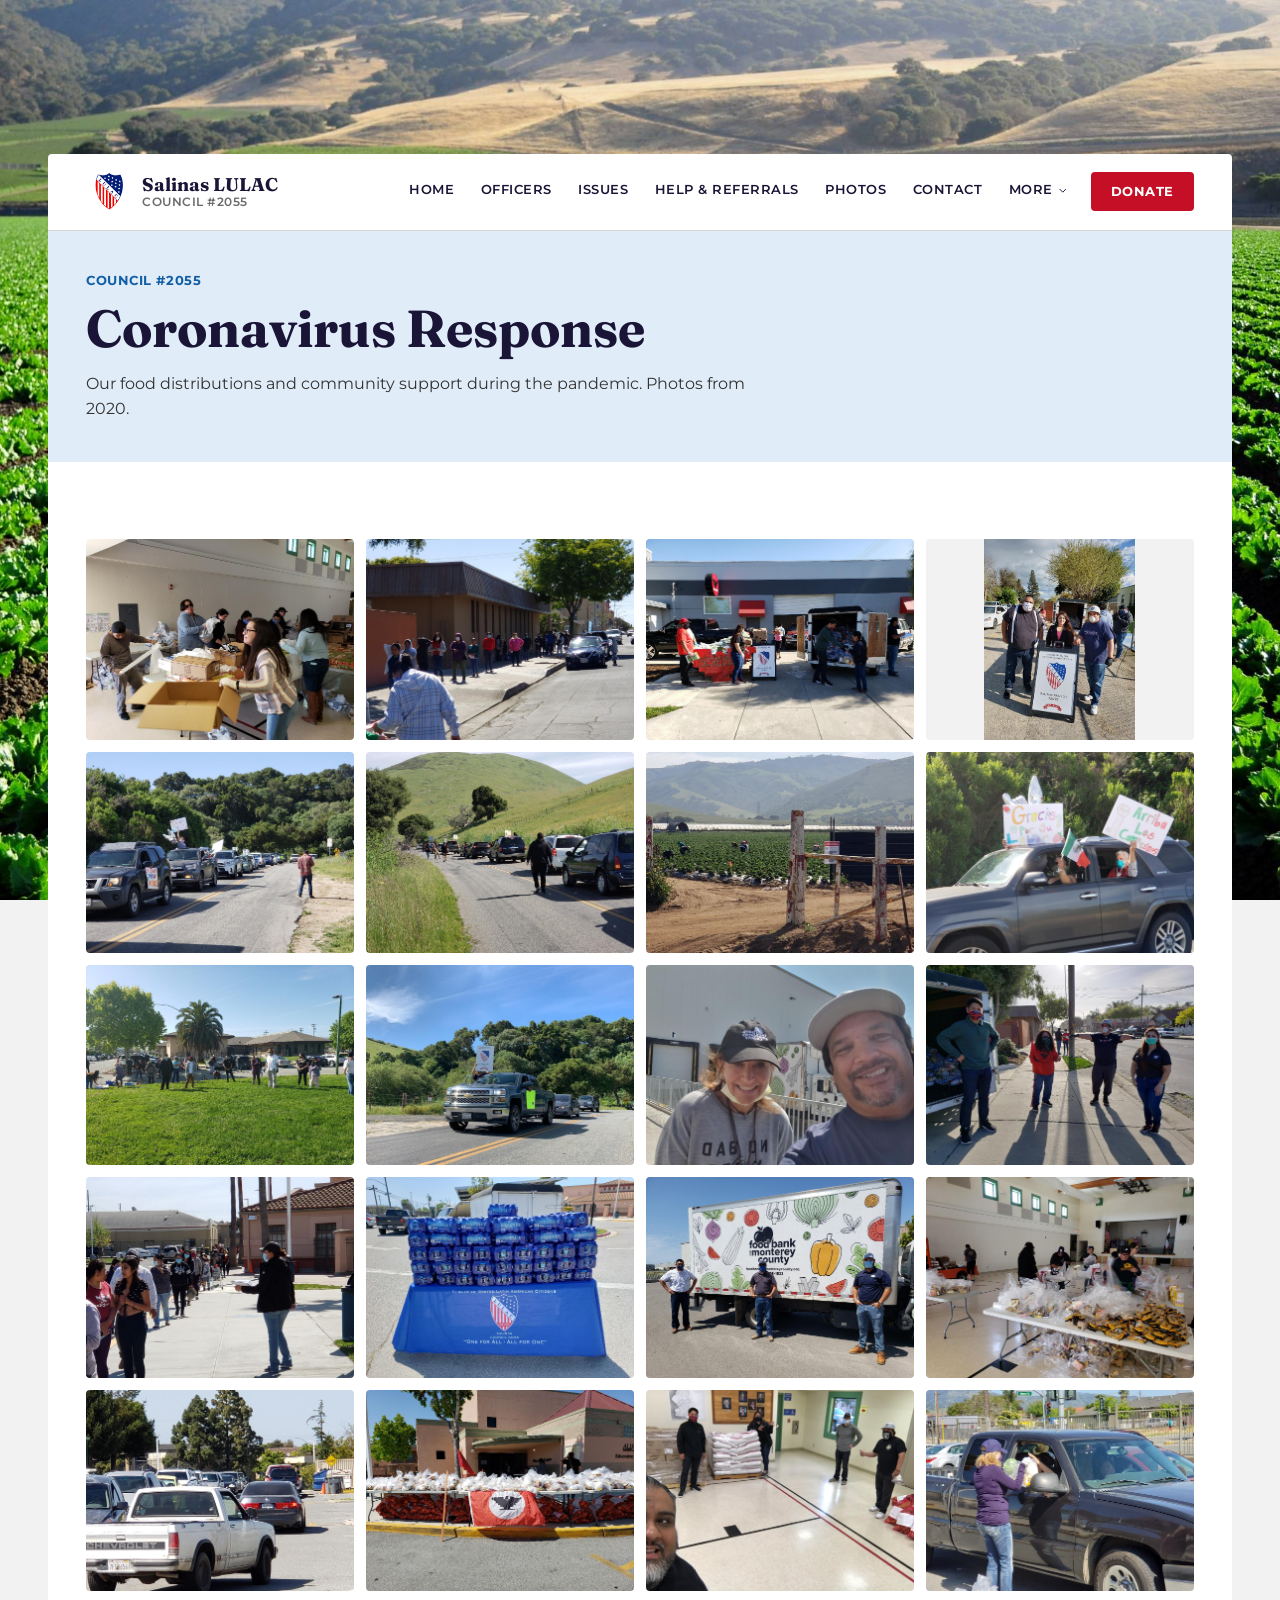
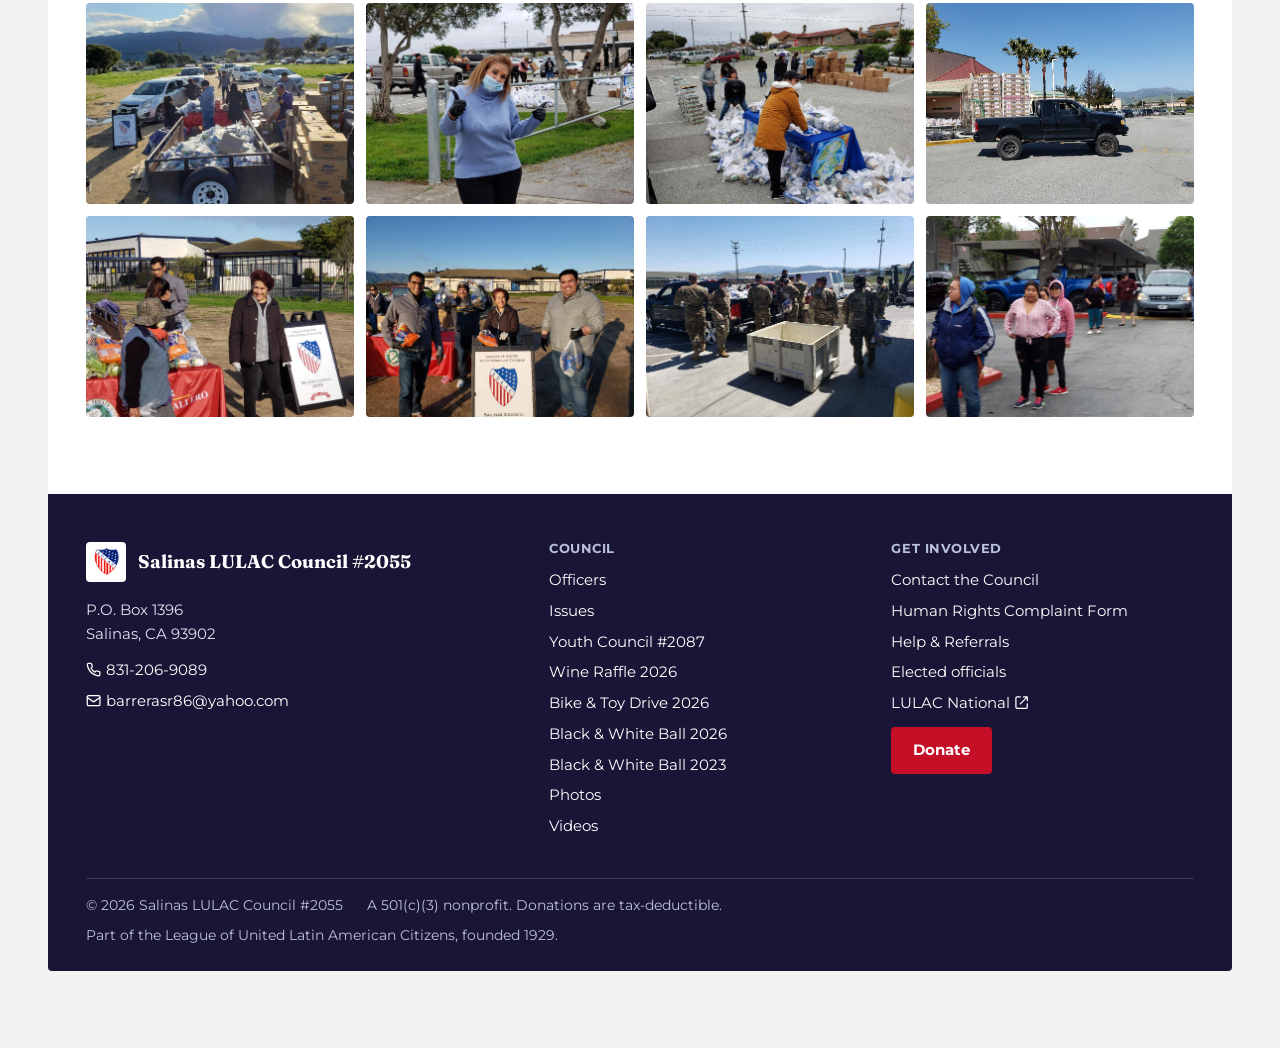
<file: coronavirus-resources.html>
<!DOCTYPE html>
<html lang="en">
<head>
  <meta charset="utf-8">
  <meta name="viewport" content="width=device-width, initial-scale=1">
  <title>Coronavirus Response | Salinas LULAC Council #2055</title>
  <meta name="description" content="Photos of Salinas LULAC Council #2055 distributing food and supporting the Salinas community during the coronavirus pandemic.">
  <meta name="robots" content="index,follow">
  <link rel="canonical" href="https://lulacsalinas2055.org/coronavirus-resources.html">
  <meta property="og:type" content="website">
  <meta property="og:site_name" content="Salinas LULAC Council #2055">
  <meta property="og:title" content="Coronavirus Response | Salinas LULAC Council #2055">
  <meta property="og:description" content="Photos of Salinas LULAC Council #2055 distributing food and supporting the Salinas community during the coronavirus pandemic.">
  <meta property="og:url" content="https://lulacsalinas2055.org/coronavirus-resources.html">
  <meta property="og:image" content="https://lulacsalinas2055.org/assets/img/og-image.jpg">
  <meta property="og:image:width" content="1200">
  <meta property="og:image:height" content="630">
  <meta property="og:image:alt" content="Salinas LULAC Council #2055, serving Hispanic families in the Salinas Valley since 1973">
  <meta name="twitter:card" content="summary_large_image">
  <meta name="theme-color" content="#0b2577">
  <link rel="icon" href="assets/img/lulac-logo.png" type="image/png">
  <link rel="preconnect" href="https://fonts.googleapis.com">
  <link rel="preconnect" href="https://fonts.gstatic.com" crossorigin>
  <link href="https://fonts.googleapis.com/css2?family=Fraunces:opsz,wght,WONK@9..144,500,0;9..144,700,0&family=Montserrat:wght@400;500;600;700&display=swap" rel="stylesheet">
  <link rel="stylesheet" href="assets/css/style.css">
  <script defer src="assets/js/script.js"></script>
</head>
<body>
  <a class="skip-link" href="#main-content">Skip to main content</a>

  <header class="site-header" data-header>
    <div class="container navbar">
      <a class="brand" href="index.html" aria-label="Salinas LULAC Council #2055 home">
        <img class="brand-logo" src="assets/img/lulac-logo.png" alt="">
        <span class="brand-copy"><strong>Salinas LULAC</strong><small>Council #2055</small></span>
      </a>
      <nav class="desktop-nav" aria-label="Primary">
        <a class="nav-link" href="index.html">Home</a>
        <a class="nav-link" href="officers.html">Officers</a>
        <a class="nav-link" href="issues.html">Issues</a>
        <a class="nav-link" href="help.html">Help &amp; Referrals</a>
        <a class="nav-link" href="photos.html">Photos</a>
        <a class="nav-link" href="contact.html">Contact</a>
        <div class="nav-dropdown" data-nav-dropdown>
          <button class="nav-link nav-dropdown-toggle" type="button" aria-expanded="false" aria-haspopup="true" aria-controls="moreMenu" data-nav-dropdown-toggle>
            More
            <svg class="icon" viewBox="0 0 24 24" aria-hidden="true"><path d="m6 9 6 6 6-6"/></svg>
          </button>
          <div class="nav-dropdown-menu" id="moreMenu" data-nav-dropdown-menu hidden>
            <a class="dropdown-link" href="youth.html">Youth Council</a>
            <a class="dropdown-link" href="politics.html">Politics</a>
            <a class="dropdown-link" href="sponsors-donors.html">Sponsors &amp; Donors</a>
            <a class="dropdown-link" href="wine-raffle-2026.html">Wine Raffle 2026</a>
            <a class="dropdown-link" href="bike-toy-drive-2026.html">Bike &amp; Toy Drive 2026</a>
            <a class="dropdown-link" href="black-white-ball-2026.html">Black &amp; White Ball 2026</a>
            <a class="dropdown-link" href="black-white-ball-2023.html">Black &amp; White Ball 2023</a>
            <a class="dropdown-link" href="videos.html">Videos</a>
            <a class="dropdown-link is-active" aria-current="page" href="coronavirus-resources.html">Coronavirus Response</a>
          </div>
        </div>
        <a class="btn btn-red nav-donate" href="contact.html#donate">Donate</a>
      </nav>
      <button class="mobile-toggle" type="button" aria-controls="mobileMenu" aria-expanded="false" aria-label="Open navigation" data-menu-toggle>
        <span class="mobile-toggle-bar"></span><span class="mobile-toggle-bar"></span><span class="mobile-toggle-bar"></span>
      </button>
    </div>
    <div class="mobile-menu-overlay" data-mobile-menu-overlay hidden></div>
    <nav class="mobile-menu" id="mobileMenu" aria-label="Mobile" data-mobile-menu hidden>
      <div class="mobile-menu-container">
        <a class="mobile-link" href="index.html">Home</a>
        <a class="mobile-link" href="officers.html">Officers</a>
        <a class="mobile-link" href="issues.html">Issues</a>
        <a class="mobile-link" href="help.html">Help &amp; Referrals</a>
        <a class="mobile-link" href="photos.html">Photos</a>
        <a class="mobile-link" href="contact.html">Contact</a>
        <a class="mobile-link" href="youth.html">Youth Council</a>
        <a class="mobile-link" href="politics.html">Politics</a>
        <a class="mobile-link" href="sponsors-donors.html">Sponsors &amp; Donors</a>
        <a class="mobile-link" href="wine-raffle-2026.html">Wine Raffle 2026</a>
        <a class="mobile-link" href="bike-toy-drive-2026.html">Bike &amp; Toy Drive 2026</a>
        <a class="mobile-link" href="black-white-ball-2026.html">Black &amp; White Ball 2026</a>
        <a class="mobile-link" href="black-white-ball-2023.html">Black &amp; White Ball 2023</a>
        <a class="mobile-link" href="videos.html">Videos</a>
        <a class="mobile-link is-active" aria-current="page" href="coronavirus-resources.html">Coronavirus Response</a>
        <a class="mobile-link mobile-donate btn btn-red" href="contact.html#donate">Donate</a>
      </div>
    </nav>
  </header>

  <main id="main-content">
<section class="page-head"><div class="container">
  <span class="label">Council #2055</span>
  <h1>Coronavirus Response</h1>
  <p>Our food distributions and community support during the pandemic. Photos from 2020.</p>
</div></section>

<section class="section"><div class="container">
  <div class="photo-grid">
    <figure><img loading="lazy" src="assets/img/corona-1.jpg" alt="Volunteers packing food boxes and bags on tables inside a gym"></figure>
    <figure><img loading="lazy" src="assets/img/corona-2.jpg" alt="People in masks lined up along a sidewalk for a food distribution"></figure>
    <figure><img loading="lazy" src="assets/img/corona-3.jpg" alt="Masked volunteers loading donated food into a trailer outside a business"></figure>
    <figure class="contain"><img loading="lazy" src="assets/img/corona-5.jpg" alt="Three masked volunteers posing beside a supply-loaded trailer outdoors"></figure>
    <figure><img loading="lazy" src="assets/img/corona-6.jpg" alt="A line of cars in a parade with a passenger holding up a sign"></figure>
    <figure><img loading="lazy" src="assets/img/corona-7.jpg" alt="Cars lined up on a rural road between green hillsides"></figure>
    <figure><img loading="lazy" src="assets/img/corona-8.jpg" alt="Farmworkers picking strawberries in a field with mountains in the distance"></figure>
    <figure><img loading="lazy" src="assets/img/corona-9.jpg" alt="Passengers leaning out a car window holding thank-you signs for farmworkers"></figure>
    <figure><img loading="lazy" src="assets/img/corona-10.jpg" alt="Masked volunteers standing spaced apart on grass near parked cars"></figure>
    <figure><img loading="lazy" src="assets/img/corona-11.jpg" alt="A truck driver holding up a sign while leading a line of cars"></figure>
    <figure><img loading="lazy" src="assets/img/corona-12.jpg" alt="Two volunteers taking a selfie in front of a food bank truck"></figure>
    <figure><img loading="lazy" src="assets/img/corona-13.jpg" alt="Four masked volunteers standing on a sidewalk beside a delivery truck"></figure>
    <figure><img loading="lazy" src="assets/img/corona-14.jpg" alt="A long line of masked people waiting outside a school building"></figure>
    <figure><img loading="lazy" src="assets/img/corona-15.jpg" alt="Cases of bottled water stacked on a branded table for distribution"></figure>
    <figure><img loading="lazy" src="assets/img/corona-16.jpg" alt="Three masked volunteers standing in front of a food bank truck"></figure>
    <figure><img loading="lazy" src="assets/img/corona-17.jpg" alt="Volunteers packing snack bags on long tables inside a gymnasium"></figure>
    <figure><img loading="lazy" src="assets/img/corona-18.jpg" alt="Cars lined up in a parking lot for a food distribution"></figure>
    <figure><img loading="lazy" src="assets/img/corona-19.jpg" alt="Bagged groceries and potato sacks on tables outside an education center"></figure>
    <figure><img loading="lazy" src="assets/img/corona-20.jpg" alt="Volunteers in masks standing near stacked sacks of food indoors"></figure>
    <figure><img loading="lazy" src="assets/img/corona-21.jpg" alt="A volunteer handing grocery bags to a driver at a curb"></figure>
    <figure><img loading="lazy" src="assets/img/corona-22.jpg" alt="Volunteers loading a trailer with boxed produce near parked cars"></figure>
    <figure><img loading="lazy" src="assets/img/corona-23.jpg" alt="A masked volunteer giving a thumbs up near bagged groceries outdoors"></figure>
    <figure><img loading="lazy" src="assets/img/corona-24.jpg" alt="Volunteers organizing bagged groceries and boxes in a parking lot"></figure>
    <figure><img loading="lazy" src="assets/img/corona-25.jpg" alt="A pickup truck loaded with stacked boxes driving past a building"></figure>
    <figure><img loading="lazy" src="assets/img/corona-26.jpg" alt="Volunteers standing behind a table of fresh produce outdoors"></figure>
    <figure><img loading="lazy" src="assets/img/corona-27.jpg" alt="Four smiling volunteers holding grocery bags at a distribution table"></figure>
    <figure><img loading="lazy" src="assets/img/corona-28.jpg" alt="National Guard members helping load food supplies into vehicles"></figure>
    <figure><img loading="lazy" src="assets/img/corona-29.jpg" alt="People standing outdoors near parked cars at a distribution site"></figure>
  </div>
</div></section>
  </main>

  <footer class="site-footer">
    <div class="container">
      <div class="footer-grid">
        <div class="footer-col">
          <div class="footer-brand">
            <img src="assets/img/lulac-logo.png" alt="">
            <strong>Salinas LULAC Council #2055</strong>
          </div>
          <p>P.O. Box 1396<br>Salinas, CA 93902</p>
          <ul style="margin-top:.75rem">
            <li><a href="tel:+18312069089"><svg class="icon" viewBox="0 0 24 24" aria-hidden="true"><path d="M22 16.9v3a2 2 0 0 1-2.2 2 19.8 19.8 0 0 1-8.6-3.1 19.5 19.5 0 0 1-6-6A19.8 19.8 0 0 1 2.1 4.2 2 2 0 0 1 4.1 2h3a2 2 0 0 1 2 1.7c.1.9.4 1.8.7 2.7a2 2 0 0 1-.5 2.1L8 9.8a16 16 0 0 0 6.2 6.2l1.3-1.3a2 2 0 0 1 2.1-.5c.9.3 1.8.6 2.7.7a2 2 0 0 1 1.7 2z"/></svg> 831-206-9089</a></li>
            <li><a href="mailto:barrerasr86@yahoo.com"><svg class="icon" viewBox="0 0 24 24" aria-hidden="true"><rect x="2" y="4" width="20" height="16" rx="2"/><path d="m2 7 10 7 10-7"/></svg> barrerasr86@yahoo.com</a></li>
          </ul>
        </div>
        <div class="footer-col">
          <h2>Council</h2>
          <ul>
            <li><a href="officers.html">Officers</a></li>
            <li><a href="issues.html">Issues</a></li>
            <li><a href="youth.html">Youth Council #2087</a></li>
            <li><a href="wine-raffle-2026.html">Wine Raffle 2026</a></li>
            <li><a href="bike-toy-drive-2026.html">Bike &amp; Toy Drive 2026</a></li>
            <li><a href="black-white-ball-2026.html">Black &amp; White Ball 2026</a></li>
            <li><a href="black-white-ball-2023.html">Black &amp; White Ball 2023</a></li>
            <li><a href="photos.html">Photos</a></li>
            <li><a href="videos.html">Videos</a></li>
          </ul>
        </div>
        <div class="footer-col">
          <h2>Get involved</h2>
          <ul>
            <li><a href="contact.html">Contact the Council</a></li>
            <li><a href="contact.html#complaint-form">Human Rights Complaint Form</a></li>
            <li><a href="help.html">Help &amp; Referrals</a></li>
            <li><a href="politics.html">Elected officials</a></li>
            <li><a href="https://lulac.org/" rel="noopener" target="_blank">LULAC National <svg class="icon" viewBox="0 0 24 24" aria-hidden="true"><path d="M15 3h6v6M10 14 21 3M21 14v5a2 2 0 0 1-2 2H5a2 2 0 0 1-2-2V5a2 2 0 0 1 2-2h5"/></svg></a></li>
          </ul>
          <a class="btn btn-red" href="contact.html#donate">Donate</a>
        </div>
      </div>
      <div class="footer-bottom">
        <span>&copy; <span data-current-year>2026</span> Salinas LULAC Council #2055</span>
        <span>A 501(c)(3) nonprofit. Donations are tax-deductible.</span>
        <span>Part of the League of United Latin American Citizens, founded 1929.</span>
      </div>
    </div>
  </footer>
</body>
</html>
</file>
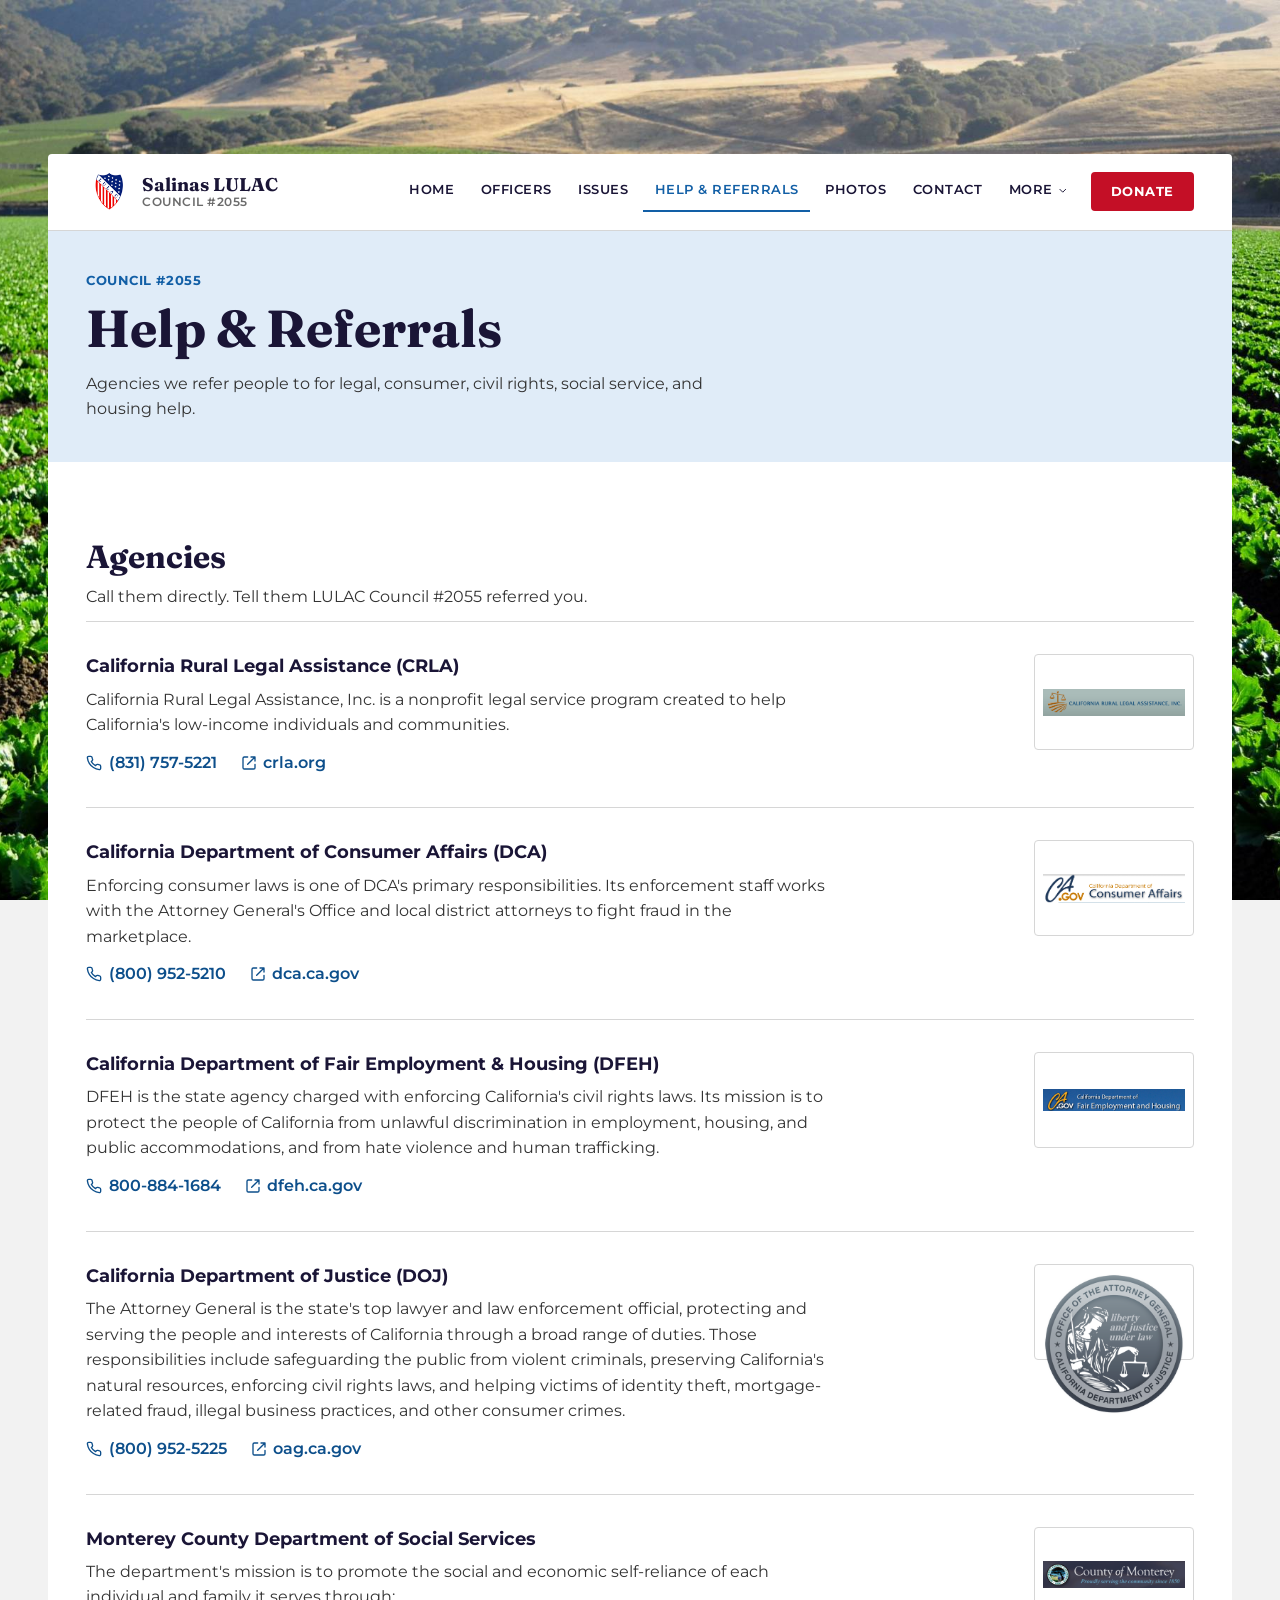
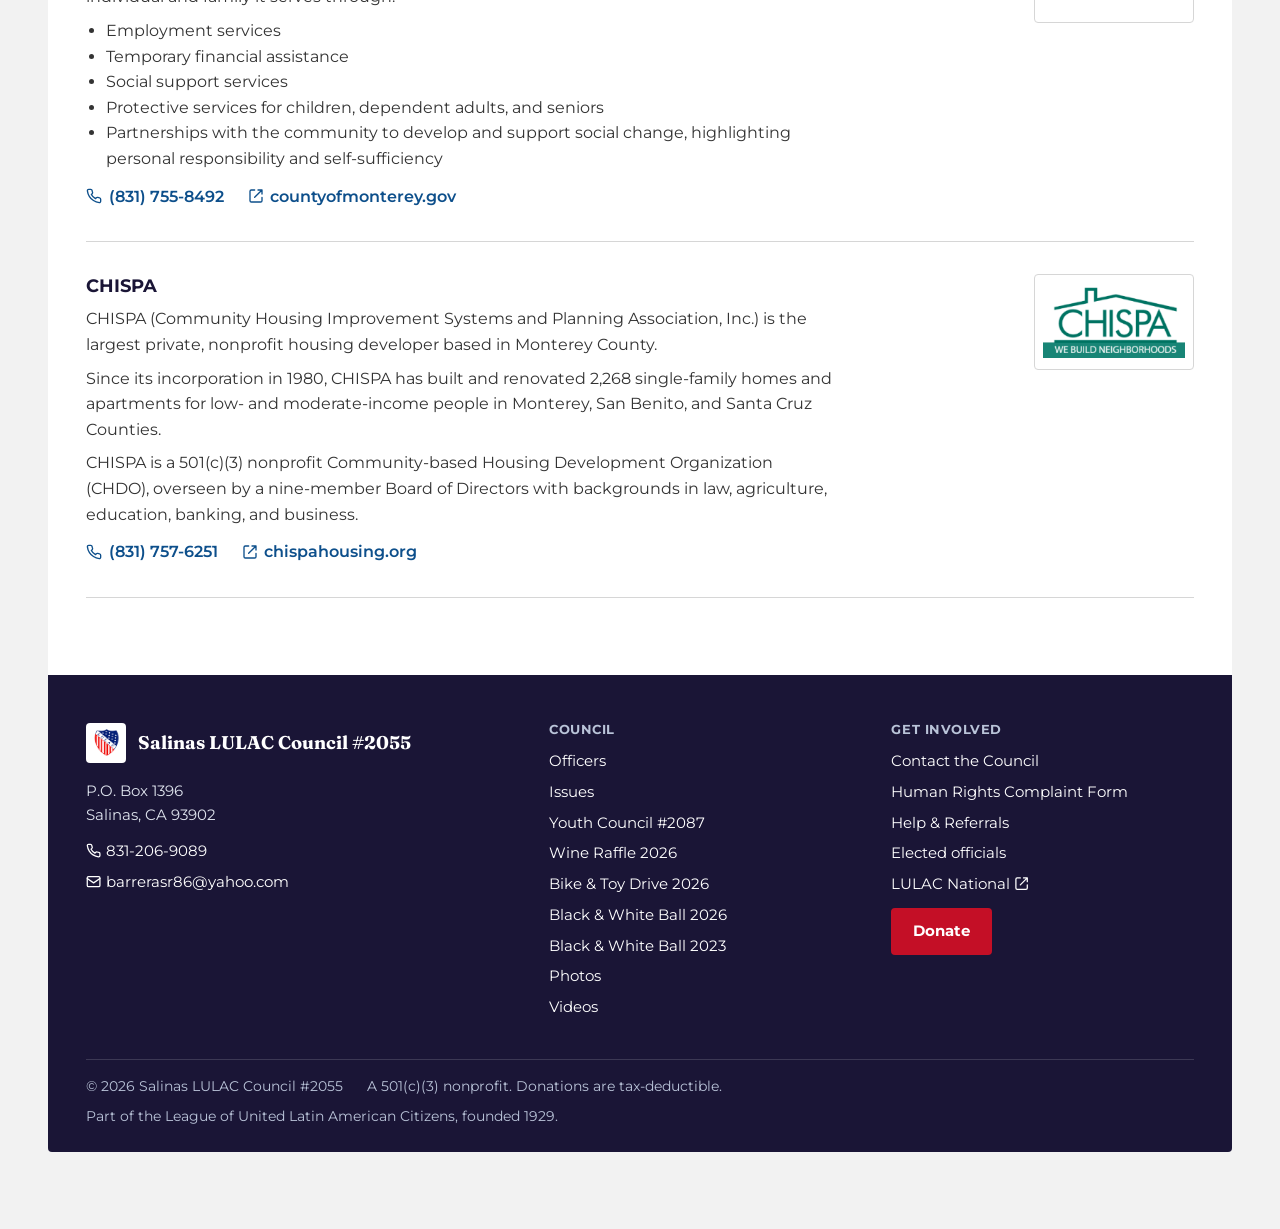
<file: help.html>
<!DOCTYPE html>
<html lang="en">
<head>
  <meta charset="utf-8">
  <meta name="viewport" content="width=device-width, initial-scale=1">
  <title>Help &amp; Referrals | Salinas LULAC Council #2055</title>
  <meta name="description" content="Legal aid, consumer protection, civil rights, social service, and housing agencies that Salinas LULAC Council #2055 refers people to.">
  <meta name="robots" content="index,follow">
  <link rel="canonical" href="https://lulacsalinas2055.org/help.html">
  <meta property="og:type" content="website">
  <meta property="og:site_name" content="Salinas LULAC Council #2055">
  <meta property="og:title" content="Help &amp; Referrals | Salinas LULAC Council #2055">
  <meta property="og:description" content="Legal aid, consumer protection, civil rights, social service, and housing agencies that Salinas LULAC Council #2055 refers people to.">
  <meta property="og:url" content="https://lulacsalinas2055.org/help.html">
  <meta property="og:image" content="https://lulacsalinas2055.org/assets/img/og-image.jpg">
  <meta property="og:image:width" content="1200">
  <meta property="og:image:height" content="630">
  <meta property="og:image:alt" content="Salinas LULAC Council #2055, serving Hispanic families in the Salinas Valley since 1973">
  <meta name="twitter:card" content="summary_large_image">
  <meta name="theme-color" content="#0b2577">
  <link rel="icon" href="assets/img/lulac-logo.png" type="image/png">
  <link rel="preconnect" href="https://fonts.googleapis.com">
  <link rel="preconnect" href="https://fonts.gstatic.com" crossorigin>
  <link href="https://fonts.googleapis.com/css2?family=Fraunces:opsz,wght,WONK@9..144,500,0;9..144,700,0&family=Montserrat:wght@400;500;600;700&display=swap" rel="stylesheet">
  <link rel="stylesheet" href="assets/css/style.css">
  <script defer src="assets/js/script.js"></script>
</head>
<body>
  <a class="skip-link" href="#main-content">Skip to main content</a>

  <header class="site-header" data-header>
    <div class="container navbar">
      <a class="brand" href="index.html" aria-label="Salinas LULAC Council #2055 home">
        <img class="brand-logo" src="assets/img/lulac-logo.png" alt="">
        <span class="brand-copy"><strong>Salinas LULAC</strong><small>Council #2055</small></span>
      </a>
      <nav class="desktop-nav" aria-label="Primary">
        <a class="nav-link" href="index.html">Home</a>
        <a class="nav-link" href="officers.html">Officers</a>
        <a class="nav-link" href="issues.html">Issues</a>
        <a class="nav-link is-active" aria-current="page" href="help.html">Help &amp; Referrals</a>
        <a class="nav-link" href="photos.html">Photos</a>
        <a class="nav-link" href="contact.html">Contact</a>
        <div class="nav-dropdown" data-nav-dropdown>
          <button class="nav-link nav-dropdown-toggle" type="button" aria-expanded="false" aria-haspopup="true" aria-controls="moreMenu" data-nav-dropdown-toggle>
            More
            <svg class="icon" viewBox="0 0 24 24" aria-hidden="true"><path d="m6 9 6 6 6-6"/></svg>
          </button>
          <div class="nav-dropdown-menu" id="moreMenu" data-nav-dropdown-menu hidden>
            <a class="dropdown-link" href="youth.html">Youth Council</a>
            <a class="dropdown-link" href="politics.html">Politics</a>
            <a class="dropdown-link" href="sponsors-donors.html">Sponsors &amp; Donors</a>
            <a class="dropdown-link" href="wine-raffle-2026.html">Wine Raffle 2026</a>
            <a class="dropdown-link" href="bike-toy-drive-2026.html">Bike &amp; Toy Drive 2026</a>
            <a class="dropdown-link" href="black-white-ball-2026.html">Black &amp; White Ball 2026</a>
            <a class="dropdown-link" href="black-white-ball-2023.html">Black &amp; White Ball 2023</a>
            <a class="dropdown-link" href="videos.html">Videos</a>
            <a class="dropdown-link" href="coronavirus-resources.html">Coronavirus Response</a>
          </div>
        </div>
        <a class="btn btn-red nav-donate" href="contact.html#donate">Donate</a>
      </nav>
      <button class="mobile-toggle" type="button" aria-controls="mobileMenu" aria-expanded="false" aria-label="Open navigation" data-menu-toggle>
        <span class="mobile-toggle-bar"></span><span class="mobile-toggle-bar"></span><span class="mobile-toggle-bar"></span>
      </button>
    </div>
    <div class="mobile-menu-overlay" data-mobile-menu-overlay hidden></div>
    <nav class="mobile-menu" id="mobileMenu" aria-label="Mobile" data-mobile-menu hidden>
      <div class="mobile-menu-container">
        <a class="mobile-link" href="index.html">Home</a>
        <a class="mobile-link" href="officers.html">Officers</a>
        <a class="mobile-link" href="issues.html">Issues</a>
        <a class="mobile-link is-active" aria-current="page" href="help.html">Help &amp; Referrals</a>
        <a class="mobile-link" href="photos.html">Photos</a>
        <a class="mobile-link" href="contact.html">Contact</a>
        <a class="mobile-link" href="youth.html">Youth Council</a>
        <a class="mobile-link" href="politics.html">Politics</a>
        <a class="mobile-link" href="sponsors-donors.html">Sponsors &amp; Donors</a>
        <a class="mobile-link" href="wine-raffle-2026.html">Wine Raffle 2026</a>
        <a class="mobile-link" href="bike-toy-drive-2026.html">Bike &amp; Toy Drive 2026</a>
        <a class="mobile-link" href="black-white-ball-2026.html">Black &amp; White Ball 2026</a>
        <a class="mobile-link" href="black-white-ball-2023.html">Black &amp; White Ball 2023</a>
        <a class="mobile-link" href="videos.html">Videos</a>
        <a class="mobile-link" href="coronavirus-resources.html">Coronavirus Response</a>
        <a class="mobile-link mobile-donate btn btn-red" href="contact.html#donate">Donate</a>
      </div>
    </nav>
  </header>

  <main id="main-content">
<section class="page-head"><div class="container">
  <span class="label">Council #2055</span>
  <h1>Help &amp; Referrals</h1>
  <p>Agencies we refer people to for legal, consumer, civil rights, social service, and housing help.</p>
</div></section>

<section class="section"><div class="container">
  <div class="section-head"><h2>Agencies</h2><p>Call them directly. Tell them LULAC Council #2055 referred you.</p></div>
  <div class="resource-list">
    <article>
      <div class="resource-copy">
        <h3>California Rural Legal Assistance (CRLA)</h3>
        <p>California Rural Legal Assistance, Inc. is a nonprofit legal service program created to help California's low-income individuals and communities.</p>
        <div class="resource-meta"><a href="tel:+18317575221"><svg class="icon" viewBox="0 0 24 24" aria-hidden="true"><path d="M22 16.9v3a2 2 0 0 1-2.2 2 19.8 19.8 0 0 1-8.6-3.1 19.5 19.5 0 0 1-6-6A19.8 19.8 0 0 1 2.1 4.2 2 2 0 0 1 4.1 2h3a2 2 0 0 1 2 1.7c.1.9.4 1.8.7 2.7a2 2 0 0 1-.5 2.1L8 9.8a16 16 0 0 0 6.2 6.2l1.3-1.3a2 2 0 0 1 2.1-.5c.9.3 1.8.6 2.7.7a2 2 0 0 1 1.7 2z"/></svg> (831) 757-5221</a><a href="https://crla.org/" rel="noopener" target="_blank"><svg class="icon" viewBox="0 0 24 24" aria-hidden="true"><path d="M15 3h6v6M10 14 21 3M21 14v5a2 2 0 0 1-2 2H5a2 2 0 0 1-2-2V5a2 2 0 0 1 2-2h5"/></svg> crla.org</a></div>
      </div>
      <div class="resource-logo"><img src="assets/img/contact-clra.png" alt="California Rural Legal Assistance logo" loading="lazy"></div>
    </article>
    <article>
      <div class="resource-copy">
        <h3>California Department of Consumer Affairs (DCA)</h3>
        <p>Enforcing consumer laws is one of DCA's primary responsibilities. Its enforcement staff works with the Attorney General's Office and local district attorneys to fight fraud in the marketplace.</p>
        <div class="resource-meta"><a href="tel:+18009525210"><svg class="icon" viewBox="0 0 24 24" aria-hidden="true"><path d="M22 16.9v3a2 2 0 0 1-2.2 2 19.8 19.8 0 0 1-8.6-3.1 19.5 19.5 0 0 1-6-6A19.8 19.8 0 0 1 2.1 4.2 2 2 0 0 1 4.1 2h3a2 2 0 0 1 2 1.7c.1.9.4 1.8.7 2.7a2 2 0 0 1-.5 2.1L8 9.8a16 16 0 0 0 6.2 6.2l1.3-1.3a2 2 0 0 1 2.1-.5c.9.3 1.8.6 2.7.7a2 2 0 0 1 1.7 2z"/></svg> (800) 952-5210</a><a href="https://www.dca.ca.gov/" rel="noopener" target="_blank"><svg class="icon" viewBox="0 0 24 24" aria-hidden="true"><path d="M15 3h6v6M10 14 21 3M21 14v5a2 2 0 0 1-2 2H5a2 2 0 0 1-2-2V5a2 2 0 0 1 2-2h5"/></svg> dca.ca.gov</a></div>
      </div>
      <div class="resource-logo"><img src="assets/img/contact-dca.png" alt="California Department of Consumer Affairs logo" loading="lazy"></div>
    </article>
    <article>
      <div class="resource-copy">
        <h3>California Department of Fair Employment &amp; Housing (DFEH)</h3>
        <p>DFEH is the state agency charged with enforcing California's civil rights laws. Its mission is to protect the people of California from unlawful discrimination in employment, housing, and public accommodations, and from hate violence and human trafficking.</p>
        <div class="resource-meta"><a href="tel:+18008841684"><svg class="icon" viewBox="0 0 24 24" aria-hidden="true"><path d="M22 16.9v3a2 2 0 0 1-2.2 2 19.8 19.8 0 0 1-8.6-3.1 19.5 19.5 0 0 1-6-6A19.8 19.8 0 0 1 2.1 4.2 2 2 0 0 1 4.1 2h3a2 2 0 0 1 2 1.7c.1.9.4 1.8.7 2.7a2 2 0 0 1-.5 2.1L8 9.8a16 16 0 0 0 6.2 6.2l1.3-1.3a2 2 0 0 1 2.1-.5c.9.3 1.8.6 2.7.7a2 2 0 0 1 1.7 2z"/></svg> 800-884-1684</a><a href="https://www.dfeh.ca.gov/" rel="noopener" target="_blank"><svg class="icon" viewBox="0 0 24 24" aria-hidden="true"><path d="M15 3h6v6M10 14 21 3M21 14v5a2 2 0 0 1-2 2H5a2 2 0 0 1-2-2V5a2 2 0 0 1 2-2h5"/></svg> dfeh.ca.gov</a></div>
      </div>
      <div class="resource-logo"><img src="assets/img/contact-dfeh.png" alt="California Department of Fair Employment and Housing logo" loading="lazy"></div>
    </article>
    <article>
      <div class="resource-copy">
        <h3>California Department of Justice (DOJ)</h3>
        <p>The Attorney General is the state's top lawyer and law enforcement official, protecting and serving the people and interests of California through a broad range of duties. Those responsibilities include safeguarding the public from violent criminals, preserving California's natural resources, enforcing civil rights laws, and helping victims of identity theft, mortgage-related fraud, illegal business practices, and other consumer crimes.</p>
        <div class="resource-meta"><a href="tel:+18009525225"><svg class="icon" viewBox="0 0 24 24" aria-hidden="true"><path d="M22 16.9v3a2 2 0 0 1-2.2 2 19.8 19.8 0 0 1-8.6-3.1 19.5 19.5 0 0 1-6-6A19.8 19.8 0 0 1 2.1 4.2 2 2 0 0 1 4.1 2h3a2 2 0 0 1 2 1.7c.1.9.4 1.8.7 2.7a2 2 0 0 1-.5 2.1L8 9.8a16 16 0 0 0 6.2 6.2l1.3-1.3a2 2 0 0 1 2.1-.5c.9.3 1.8.6 2.7.7a2 2 0 0 1 1.7 2z"/></svg> (800) 952-5225</a><a href="https://oag.ca.gov/" rel="noopener" target="_blank"><svg class="icon" viewBox="0 0 24 24" aria-hidden="true"><path d="M15 3h6v6M10 14 21 3M21 14v5a2 2 0 0 1-2 2H5a2 2 0 0 1-2-2V5a2 2 0 0 1 2-2h5"/></svg> oag.ca.gov</a></div>
      </div>
      <div class="resource-logo"><img src="assets/img/contact-doj.png" alt="California Department of Justice Office of the Attorney General logo" loading="lazy"></div>
    </article>
    <article>
      <div class="resource-copy">
        <h3>Monterey County Department of Social Services</h3>
        <p>The department's mission is to promote the social and economic self-reliance of each individual and family it serves through:</p>
        <ul>
          <li>Employment services</li>
          <li>Temporary financial assistance</li>
          <li>Social support services</li>
          <li>Protective services for children, dependent adults, and seniors</li>
          <li>Partnerships with the community to develop and support social change, highlighting personal responsibility and self-sufficiency</li>
        </ul>
        <div class="resource-meta"><a href="tel:+18317558492"><svg class="icon" viewBox="0 0 24 24" aria-hidden="true"><path d="M22 16.9v3a2 2 0 0 1-2.2 2 19.8 19.8 0 0 1-8.6-3.1 19.5 19.5 0 0 1-6-6A19.8 19.8 0 0 1 2.1 4.2 2 2 0 0 1 4.1 2h3a2 2 0 0 1 2 1.7c.1.9.4 1.8.7 2.7a2 2 0 0 1-.5 2.1L8 9.8a16 16 0 0 0 6.2 6.2l1.3-1.3a2 2 0 0 1 2.1-.5c.9.3 1.8.6 2.7.7a2 2 0 0 1 1.7 2z"/></svg> (831) 755-8492</a><a href="https://www.countyofmonterey.gov/government/departments-a-h/social-services" rel="noopener" target="_blank"><svg class="icon" viewBox="0 0 24 24" aria-hidden="true"><path d="M15 3h6v6M10 14 21 3M21 14v5a2 2 0 0 1-2 2H5a2 2 0 0 1-2-2V5a2 2 0 0 1 2-2h5"/></svg> countyofmonterey.gov</a></div>
      </div>
      <div class="resource-logo"><img src="assets/img/contact-monterey-county.png" alt="County of Monterey logo" loading="lazy"></div>
    </article>
    <article>
      <div class="resource-copy">
        <h3>CHISPA</h3>
        <p>CHISPA (Community Housing Improvement Systems and Planning Association, Inc.) is the largest private, nonprofit housing developer based in Monterey County.</p>
        <p>Since its incorporation in 1980, CHISPA has built and renovated 2,268 single-family homes and apartments for low- and moderate-income people in Monterey, San Benito, and Santa Cruz Counties.</p>
        <p>CHISPA is a 501(c)(3) nonprofit Community-based Housing Development Organization (CHDO), overseen by a nine-member Board of Directors with backgrounds in law, agriculture, education, banking, and business.</p>
        <div class="resource-meta"><a href="tel:+18317576251"><svg class="icon" viewBox="0 0 24 24" aria-hidden="true"><path d="M22 16.9v3a2 2 0 0 1-2.2 2 19.8 19.8 0 0 1-8.6-3.1 19.5 19.5 0 0 1-6-6A19.8 19.8 0 0 1 2.1 4.2 2 2 0 0 1 4.1 2h3a2 2 0 0 1 2 1.7c.1.9.4 1.8.7 2.7a2 2 0 0 1-.5 2.1L8 9.8a16 16 0 0 0 6.2 6.2l1.3-1.3a2 2 0 0 1 2.1-.5c.9.3 1.8.6 2.7.7a2 2 0 0 1 1.7 2z"/></svg> (831) 757-6251</a><a href="https://chispahousing.org/" rel="noopener" target="_blank"><svg class="icon" viewBox="0 0 24 24" aria-hidden="true"><path d="M15 3h6v6M10 14 21 3M21 14v5a2 2 0 0 1-2 2H5a2 2 0 0 1-2-2V5a2 2 0 0 1 2-2h5"/></svg> chispahousing.org</a></div>
      </div>
      <div class="resource-logo"><img src="assets/img/contact-chispa.png" alt="CHISPA logo" loading="lazy"></div>
    </article>
  </div>
</div></section>
  </main>

  <footer class="site-footer">
    <div class="container">
      <div class="footer-grid">
        <div class="footer-col">
          <div class="footer-brand">
            <img src="assets/img/lulac-logo.png" alt="">
            <strong>Salinas LULAC Council #2055</strong>
          </div>
          <p>P.O. Box 1396<br>Salinas, CA 93902</p>
          <ul style="margin-top:.75rem">
            <li><a href="tel:+18312069089"><svg class="icon" viewBox="0 0 24 24" aria-hidden="true"><path d="M22 16.9v3a2 2 0 0 1-2.2 2 19.8 19.8 0 0 1-8.6-3.1 19.5 19.5 0 0 1-6-6A19.8 19.8 0 0 1 2.1 4.2 2 2 0 0 1 4.1 2h3a2 2 0 0 1 2 1.7c.1.9.4 1.8.7 2.7a2 2 0 0 1-.5 2.1L8 9.8a16 16 0 0 0 6.2 6.2l1.3-1.3a2 2 0 0 1 2.1-.5c.9.3 1.8.6 2.7.7a2 2 0 0 1 1.7 2z"/></svg> 831-206-9089</a></li>
            <li><a href="mailto:barrerasr86@yahoo.com"><svg class="icon" viewBox="0 0 24 24" aria-hidden="true"><rect x="2" y="4" width="20" height="16" rx="2"/><path d="m2 7 10 7 10-7"/></svg> barrerasr86@yahoo.com</a></li>
          </ul>
        </div>
        <div class="footer-col">
          <h2>Council</h2>
          <ul>
            <li><a href="officers.html">Officers</a></li>
            <li><a href="issues.html">Issues</a></li>
            <li><a href="youth.html">Youth Council #2087</a></li>
            <li><a href="wine-raffle-2026.html">Wine Raffle 2026</a></li>
            <li><a href="bike-toy-drive-2026.html">Bike &amp; Toy Drive 2026</a></li>
            <li><a href="black-white-ball-2026.html">Black &amp; White Ball 2026</a></li>
            <li><a href="black-white-ball-2023.html">Black &amp; White Ball 2023</a></li>
            <li><a href="photos.html">Photos</a></li>
            <li><a href="videos.html">Videos</a></li>
          </ul>
        </div>
        <div class="footer-col">
          <h2>Get involved</h2>
          <ul>
            <li><a href="contact.html">Contact the Council</a></li>
            <li><a href="contact.html#complaint-form">Human Rights Complaint Form</a></li>
            <li><a href="help.html">Help &amp; Referrals</a></li>
            <li><a href="politics.html">Elected officials</a></li>
            <li><a href="https://lulac.org/" rel="noopener" target="_blank">LULAC National <svg class="icon" viewBox="0 0 24 24" aria-hidden="true"><path d="M15 3h6v6M10 14 21 3M21 14v5a2 2 0 0 1-2 2H5a2 2 0 0 1-2-2V5a2 2 0 0 1 2-2h5"/></svg></a></li>
          </ul>
          <a class="btn btn-red" href="contact.html#donate">Donate</a>
        </div>
      </div>
      <div class="footer-bottom">
        <span>&copy; <span data-current-year>2026</span> Salinas LULAC Council #2055</span>
        <span>A 501(c)(3) nonprofit. Donations are tax-deductible.</span>
        <span>Part of the League of United Latin American Citizens, founded 1929.</span>
      </div>
    </div>
  </footer>
</body>
</html>
</file>
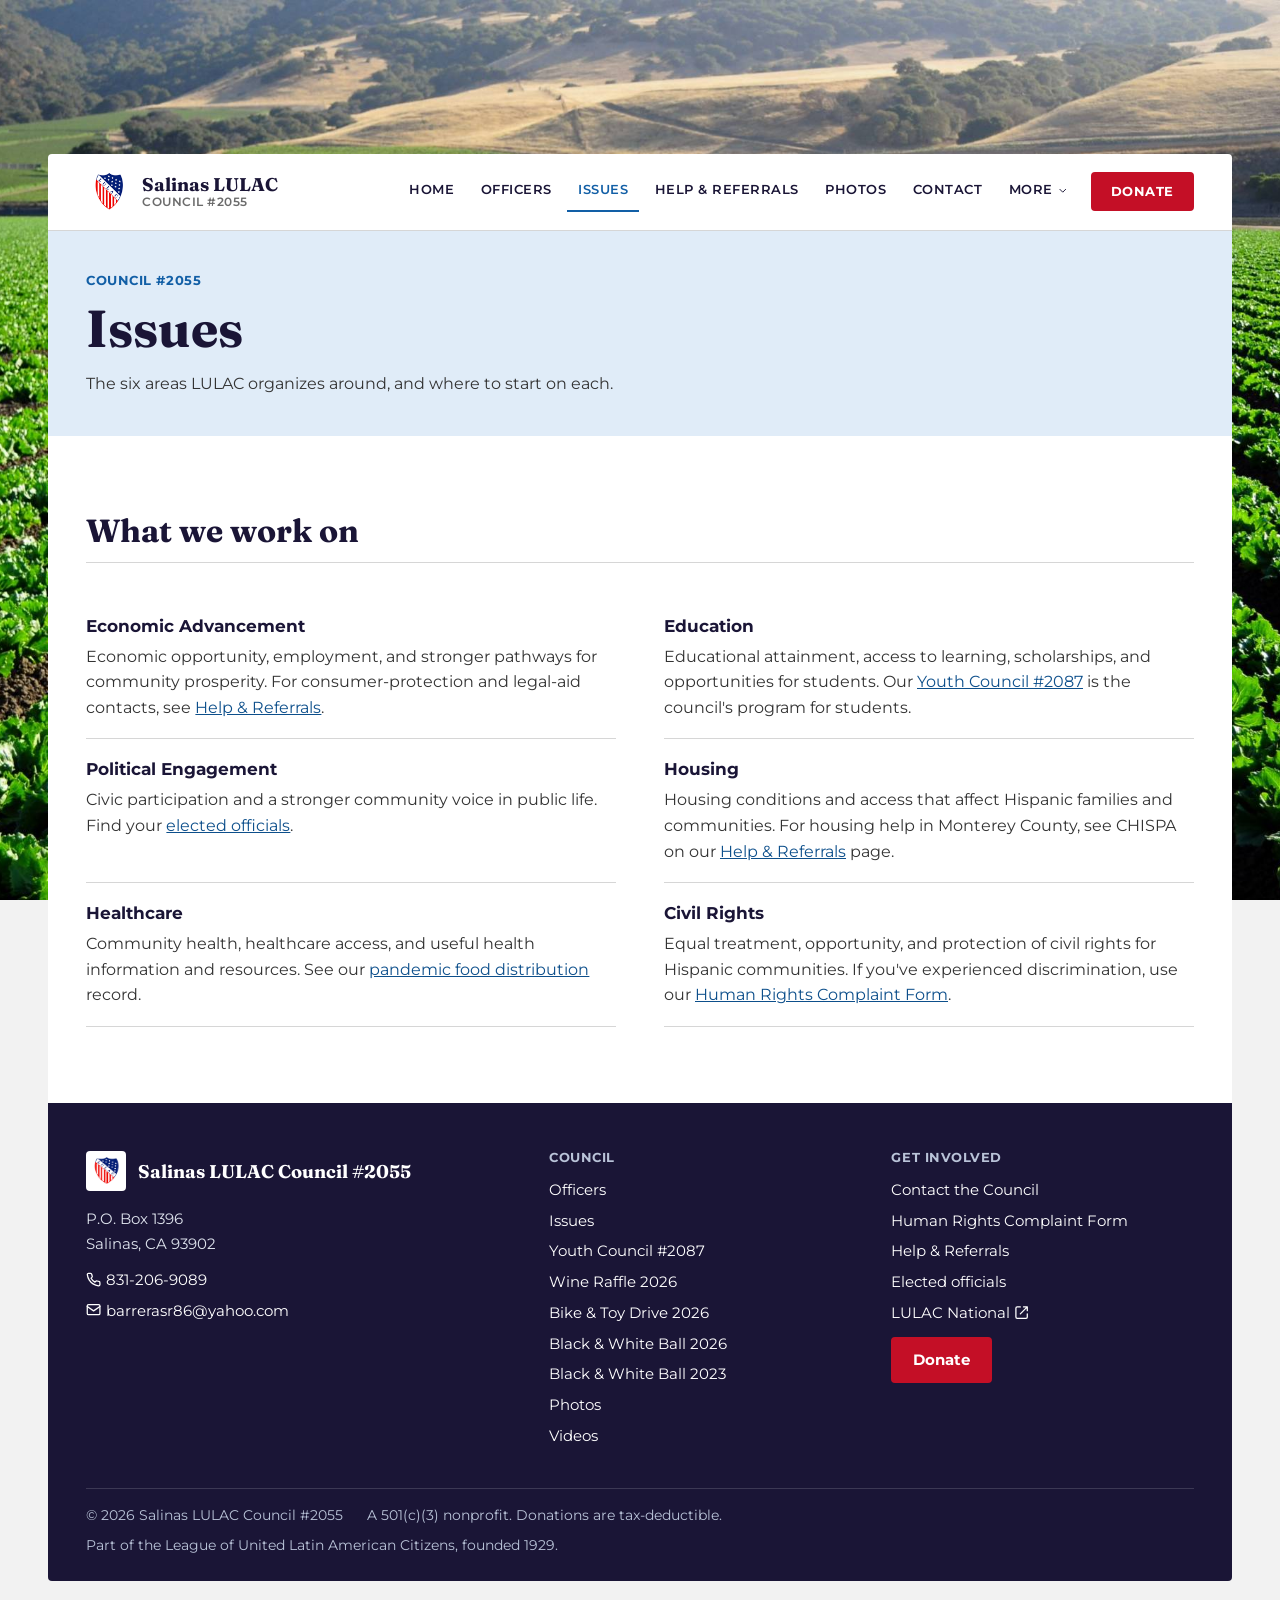
<file: issues.html>
<!DOCTYPE html>
<html lang="en">
<head>
  <meta charset="utf-8">
  <meta name="viewport" content="width=device-width, initial-scale=1">
  <title>Issues | Salinas LULAC Council #2055</title>
  <meta name="description" content="The six issue areas Salinas LULAC Council #2055 organizes around, from education and housing to civil rights.">
  <meta name="robots" content="index,follow">
  <link rel="canonical" href="https://lulacsalinas2055.org/issues.html">
  <meta property="og:type" content="website">
  <meta property="og:site_name" content="Salinas LULAC Council #2055">
  <meta property="og:title" content="Issues | Salinas LULAC Council #2055">
  <meta property="og:description" content="The six issue areas Salinas LULAC Council #2055 organizes around, from education and housing to civil rights.">
  <meta property="og:url" content="https://lulacsalinas2055.org/issues.html">
  <meta property="og:image" content="https://lulacsalinas2055.org/assets/img/og-image.jpg">
  <meta property="og:image:width" content="1200">
  <meta property="og:image:height" content="630">
  <meta property="og:image:alt" content="Salinas LULAC Council #2055, serving Hispanic families in the Salinas Valley since 1973">
  <meta name="twitter:card" content="summary_large_image">
  <meta name="theme-color" content="#0b2577">
  <link rel="icon" href="assets/img/lulac-logo.png" type="image/png">
  <link rel="preconnect" href="https://fonts.googleapis.com">
  <link rel="preconnect" href="https://fonts.gstatic.com" crossorigin>
  <link href="https://fonts.googleapis.com/css2?family=Fraunces:opsz,wght,WONK@9..144,500,0;9..144,700,0&family=Montserrat:wght@400;500;600;700&display=swap" rel="stylesheet">
  <link rel="stylesheet" href="assets/css/style.css">
  <script defer src="assets/js/script.js"></script>
</head>
<body>
  <a class="skip-link" href="#main-content">Skip to main content</a>

  <header class="site-header" data-header>
    <div class="container navbar">
      <a class="brand" href="index.html" aria-label="Salinas LULAC Council #2055 home">
        <img class="brand-logo" src="assets/img/lulac-logo.png" alt="">
        <span class="brand-copy"><strong>Salinas LULAC</strong><small>Council #2055</small></span>
      </a>
      <nav class="desktop-nav" aria-label="Primary">
        <a class="nav-link" href="index.html">Home</a>
        <a class="nav-link" href="officers.html">Officers</a>
        <a class="nav-link is-active" aria-current="page" href="issues.html">Issues</a>
        <a class="nav-link" href="help.html">Help &amp; Referrals</a>
        <a class="nav-link" href="photos.html">Photos</a>
        <a class="nav-link" href="contact.html">Contact</a>
        <div class="nav-dropdown" data-nav-dropdown>
          <button class="nav-link nav-dropdown-toggle" type="button" aria-expanded="false" aria-haspopup="true" aria-controls="moreMenu" data-nav-dropdown-toggle>
            More
            <svg class="icon" viewBox="0 0 24 24" aria-hidden="true"><path d="m6 9 6 6 6-6"/></svg>
          </button>
          <div class="nav-dropdown-menu" id="moreMenu" data-nav-dropdown-menu hidden>
            <a class="dropdown-link" href="youth.html">Youth Council</a>
            <a class="dropdown-link" href="politics.html">Politics</a>
            <a class="dropdown-link" href="sponsors-donors.html">Sponsors &amp; Donors</a>
            <a class="dropdown-link" href="wine-raffle-2026.html">Wine Raffle 2026</a>
            <a class="dropdown-link" href="bike-toy-drive-2026.html">Bike &amp; Toy Drive 2026</a>
            <a class="dropdown-link" href="black-white-ball-2026.html">Black &amp; White Ball 2026</a>
            <a class="dropdown-link" href="black-white-ball-2023.html">Black &amp; White Ball 2023</a>
            <a class="dropdown-link" href="videos.html">Videos</a>
            <a class="dropdown-link" href="coronavirus-resources.html">Coronavirus Response</a>
          </div>
        </div>
        <a class="btn btn-red nav-donate" href="contact.html#donate">Donate</a>
      </nav>
      <button class="mobile-toggle" type="button" aria-controls="mobileMenu" aria-expanded="false" aria-label="Open navigation" data-menu-toggle>
        <span class="mobile-toggle-bar"></span><span class="mobile-toggle-bar"></span><span class="mobile-toggle-bar"></span>
      </button>
    </div>
    <div class="mobile-menu-overlay" data-mobile-menu-overlay hidden></div>
    <nav class="mobile-menu" id="mobileMenu" aria-label="Mobile" data-mobile-menu hidden>
      <div class="mobile-menu-container">
        <a class="mobile-link" href="index.html">Home</a>
        <a class="mobile-link" href="officers.html">Officers</a>
        <a class="mobile-link is-active" aria-current="page" href="issues.html">Issues</a>
        <a class="mobile-link" href="help.html">Help &amp; Referrals</a>
        <a class="mobile-link" href="photos.html">Photos</a>
        <a class="mobile-link" href="contact.html">Contact</a>
        <a class="mobile-link" href="youth.html">Youth Council</a>
        <a class="mobile-link" href="politics.html">Politics</a>
        <a class="mobile-link" href="sponsors-donors.html">Sponsors &amp; Donors</a>
        <a class="mobile-link" href="wine-raffle-2026.html">Wine Raffle 2026</a>
        <a class="mobile-link" href="bike-toy-drive-2026.html">Bike &amp; Toy Drive 2026</a>
        <a class="mobile-link" href="black-white-ball-2026.html">Black &amp; White Ball 2026</a>
        <a class="mobile-link" href="black-white-ball-2023.html">Black &amp; White Ball 2023</a>
        <a class="mobile-link" href="videos.html">Videos</a>
        <a class="mobile-link" href="coronavirus-resources.html">Coronavirus Response</a>
        <a class="mobile-link mobile-donate btn btn-red" href="contact.html#donate">Donate</a>
      </div>
    </nav>
  </header>

  <main id="main-content">
<section class="page-head"><div class="container">
  <span class="label">Council #2055</span>
  <h1>Issues</h1>
  <p>The six areas LULAC organizes around, and where to start on each.</p>
</div></section>

<section class="section"><div class="container">
  <div class="section-head"><h2>What we work on</h2></div>
  <dl class="dl-grid">
    <div id="economic"><dt>Economic Advancement</dt><dd>Economic opportunity, employment, and stronger pathways for community prosperity. For consumer-protection and legal-aid contacts, see <a href="help.html">Help &amp; Referrals</a>.</dd></div>
    <div id="education"><dt>Education</dt><dd>Educational attainment, access to learning, scholarships, and opportunities for students. Our <a href="youth.html">Youth Council #2087</a> is the council's program for students.</dd></div>
    <div id="political"><dt>Political Engagement</dt><dd>Civic participation and a stronger community voice in public life. Find your <a href="politics.html">elected officials</a>.</dd></div>
    <div id="housing"><dt>Housing</dt><dd>Housing conditions and access that affect Hispanic families and communities. For housing help in Monterey County, see CHISPA on our <a href="help.html">Help &amp; Referrals</a> page.</dd></div>
    <div id="health"><dt>Healthcare</dt><dd>Community health, healthcare access, and useful health information and resources. See our <a href="coronavirus-resources.html">pandemic food distribution</a> record.</dd></div>
    <div id="civil-rights"><dt>Civil Rights</dt><dd>Equal treatment, opportunity, and protection of civil rights for Hispanic communities. If you've experienced discrimination, use our <a href="contact.html#complaint-form">Human Rights Complaint Form</a>.</dd></div>
  </dl>
</div></section>
  </main>

  <footer class="site-footer">
    <div class="container">
      <div class="footer-grid">
        <div class="footer-col">
          <div class="footer-brand">
            <img src="assets/img/lulac-logo.png" alt="">
            <strong>Salinas LULAC Council #2055</strong>
          </div>
          <p>P.O. Box 1396<br>Salinas, CA 93902</p>
          <ul style="margin-top:.75rem">
            <li><a href="tel:+18312069089"><svg class="icon" viewBox="0 0 24 24" aria-hidden="true"><path d="M22 16.9v3a2 2 0 0 1-2.2 2 19.8 19.8 0 0 1-8.6-3.1 19.5 19.5 0 0 1-6-6A19.8 19.8 0 0 1 2.1 4.2 2 2 0 0 1 4.1 2h3a2 2 0 0 1 2 1.7c.1.9.4 1.8.7 2.7a2 2 0 0 1-.5 2.1L8 9.8a16 16 0 0 0 6.2 6.2l1.3-1.3a2 2 0 0 1 2.1-.5c.9.3 1.8.6 2.7.7a2 2 0 0 1 1.7 2z"/></svg> 831-206-9089</a></li>
            <li><a href="mailto:barrerasr86@yahoo.com"><svg class="icon" viewBox="0 0 24 24" aria-hidden="true"><rect x="2" y="4" width="20" height="16" rx="2"/><path d="m2 7 10 7 10-7"/></svg> barrerasr86@yahoo.com</a></li>
          </ul>
        </div>
        <div class="footer-col">
          <h2>Council</h2>
          <ul>
            <li><a href="officers.html">Officers</a></li>
            <li><a href="issues.html">Issues</a></li>
            <li><a href="youth.html">Youth Council #2087</a></li>
            <li><a href="wine-raffle-2026.html">Wine Raffle 2026</a></li>
            <li><a href="bike-toy-drive-2026.html">Bike &amp; Toy Drive 2026</a></li>
            <li><a href="black-white-ball-2026.html">Black &amp; White Ball 2026</a></li>
            <li><a href="black-white-ball-2023.html">Black &amp; White Ball 2023</a></li>
            <li><a href="photos.html">Photos</a></li>
            <li><a href="videos.html">Videos</a></li>
          </ul>
        </div>
        <div class="footer-col">
          <h2>Get involved</h2>
          <ul>
            <li><a href="contact.html">Contact the Council</a></li>
            <li><a href="contact.html#complaint-form">Human Rights Complaint Form</a></li>
            <li><a href="help.html">Help &amp; Referrals</a></li>
            <li><a href="politics.html">Elected officials</a></li>
            <li><a href="https://lulac.org/" rel="noopener" target="_blank">LULAC National <svg class="icon" viewBox="0 0 24 24" aria-hidden="true"><path d="M15 3h6v6M10 14 21 3M21 14v5a2 2 0 0 1-2 2H5a2 2 0 0 1-2-2V5a2 2 0 0 1 2-2h5"/></svg></a></li>
          </ul>
          <a class="btn btn-red" href="contact.html#donate">Donate</a>
        </div>
      </div>
      <div class="footer-bottom">
        <span>&copy; <span data-current-year>2026</span> Salinas LULAC Council #2055</span>
        <span>A 501(c)(3) nonprofit. Donations are tax-deductible.</span>
        <span>Part of the League of United Latin American Citizens, founded 1929.</span>
      </div>
    </div>
  </footer>
</body>
</html>
</file>
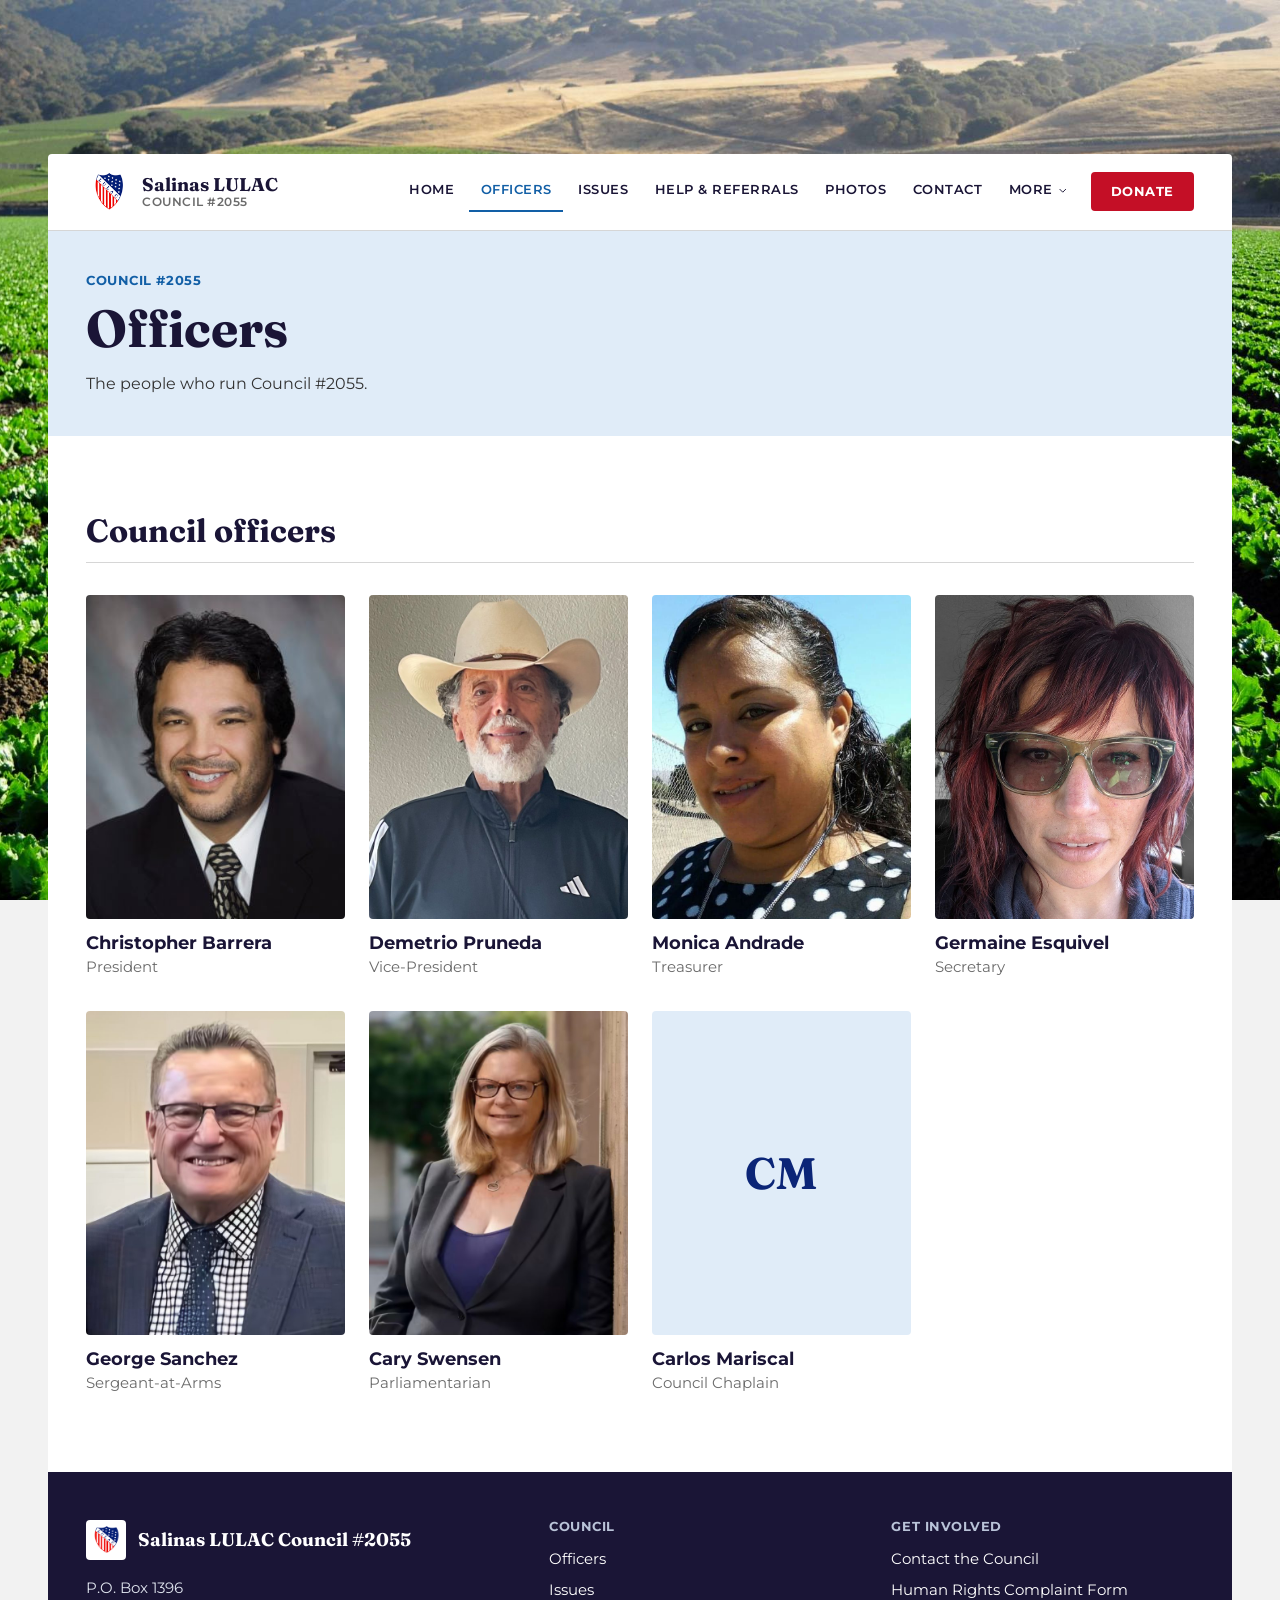
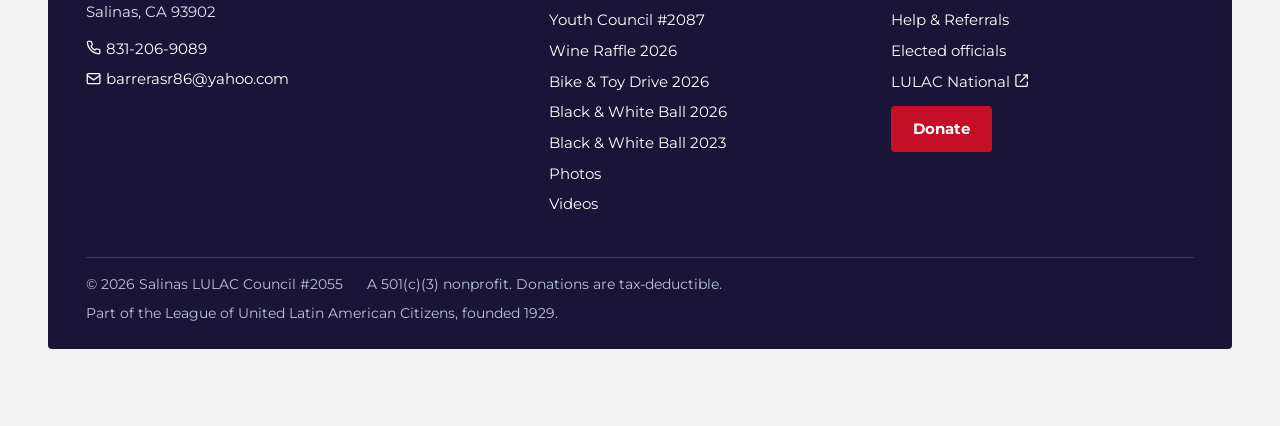
<file: officers.html>
<!DOCTYPE html>
<html lang="en">
<head>
  <meta charset="utf-8">
  <meta name="viewport" content="width=device-width, initial-scale=1">
  <title>Officers | Salinas LULAC Council #2055</title>
  <meta name="description" content="The officers of Salinas LULAC Council #2055 and the roles they hold.">
  <meta name="robots" content="index,follow">
  <link rel="canonical" href="https://lulacsalinas2055.org/officers.html">
  <meta property="og:type" content="website">
  <meta property="og:site_name" content="Salinas LULAC Council #2055">
  <meta property="og:title" content="Officers | Salinas LULAC Council #2055">
  <meta property="og:description" content="The officers of Salinas LULAC Council #2055 and the roles they hold.">
  <meta property="og:url" content="https://lulacsalinas2055.org/officers.html">
  <meta property="og:image" content="https://lulacsalinas2055.org/assets/img/og-image.jpg">
  <meta property="og:image:width" content="1200">
  <meta property="og:image:height" content="630">
  <meta property="og:image:alt" content="Salinas LULAC Council #2055, serving Hispanic families in the Salinas Valley since 1973">
  <meta name="twitter:card" content="summary_large_image">
  <meta name="theme-color" content="#0b2577">
  <link rel="icon" href="assets/img/lulac-logo.png" type="image/png">
  <link rel="preconnect" href="https://fonts.googleapis.com">
  <link rel="preconnect" href="https://fonts.gstatic.com" crossorigin>
  <link href="https://fonts.googleapis.com/css2?family=Fraunces:opsz,wght,WONK@9..144,500,0;9..144,700,0&family=Montserrat:wght@400;500;600;700&display=swap" rel="stylesheet">
  <link rel="stylesheet" href="assets/css/style.css">
  <script defer src="assets/js/script.js"></script>
</head>
<body>
  <a class="skip-link" href="#main-content">Skip to main content</a>

  <header class="site-header" data-header>
    <div class="container navbar">
      <a class="brand" href="index.html" aria-label="Salinas LULAC Council #2055 home">
        <img class="brand-logo" src="assets/img/lulac-logo.png" alt="">
        <span class="brand-copy"><strong>Salinas LULAC</strong><small>Council #2055</small></span>
      </a>
      <nav class="desktop-nav" aria-label="Primary">
        <a class="nav-link" href="index.html">Home</a>
        <a class="nav-link is-active" aria-current="page" href="officers.html">Officers</a>
        <a class="nav-link" href="issues.html">Issues</a>
        <a class="nav-link" href="help.html">Help &amp; Referrals</a>
        <a class="nav-link" href="photos.html">Photos</a>
        <a class="nav-link" href="contact.html">Contact</a>
        <div class="nav-dropdown" data-nav-dropdown>
          <button class="nav-link nav-dropdown-toggle" type="button" aria-expanded="false" aria-haspopup="true" aria-controls="moreMenu" data-nav-dropdown-toggle>
            More
            <svg class="icon" viewBox="0 0 24 24" aria-hidden="true"><path d="m6 9 6 6 6-6"/></svg>
          </button>
          <div class="nav-dropdown-menu" id="moreMenu" data-nav-dropdown-menu hidden>
            <a class="dropdown-link" href="youth.html">Youth Council</a>
            <a class="dropdown-link" href="politics.html">Politics</a>
            <a class="dropdown-link" href="sponsors-donors.html">Sponsors &amp; Donors</a>
            <a class="dropdown-link" href="wine-raffle-2026.html">Wine Raffle 2026</a>
            <a class="dropdown-link" href="bike-toy-drive-2026.html">Bike &amp; Toy Drive 2026</a>
            <a class="dropdown-link" href="black-white-ball-2026.html">Black &amp; White Ball 2026</a>
            <a class="dropdown-link" href="black-white-ball-2023.html">Black &amp; White Ball 2023</a>
            <a class="dropdown-link" href="videos.html">Videos</a>
            <a class="dropdown-link" href="coronavirus-resources.html">Coronavirus Response</a>
          </div>
        </div>
        <a class="btn btn-red nav-donate" href="contact.html#donate">Donate</a>
      </nav>
      <button class="mobile-toggle" type="button" aria-controls="mobileMenu" aria-expanded="false" aria-label="Open navigation" data-menu-toggle>
        <span class="mobile-toggle-bar"></span><span class="mobile-toggle-bar"></span><span class="mobile-toggle-bar"></span>
      </button>
    </div>
    <div class="mobile-menu-overlay" data-mobile-menu-overlay hidden></div>
    <nav class="mobile-menu" id="mobileMenu" aria-label="Mobile" data-mobile-menu hidden>
      <div class="mobile-menu-container">
        <a class="mobile-link" href="index.html">Home</a>
        <a class="mobile-link is-active" aria-current="page" href="officers.html">Officers</a>
        <a class="mobile-link" href="issues.html">Issues</a>
        <a class="mobile-link" href="help.html">Help &amp; Referrals</a>
        <a class="mobile-link" href="photos.html">Photos</a>
        <a class="mobile-link" href="contact.html">Contact</a>
        <a class="mobile-link" href="youth.html">Youth Council</a>
        <a class="mobile-link" href="politics.html">Politics</a>
        <a class="mobile-link" href="sponsors-donors.html">Sponsors &amp; Donors</a>
        <a class="mobile-link" href="wine-raffle-2026.html">Wine Raffle 2026</a>
        <a class="mobile-link" href="bike-toy-drive-2026.html">Bike &amp; Toy Drive 2026</a>
        <a class="mobile-link" href="black-white-ball-2026.html">Black &amp; White Ball 2026</a>
        <a class="mobile-link" href="black-white-ball-2023.html">Black &amp; White Ball 2023</a>
        <a class="mobile-link" href="videos.html">Videos</a>
        <a class="mobile-link" href="coronavirus-resources.html">Coronavirus Response</a>
        <a class="mobile-link mobile-donate btn btn-red" href="contact.html#donate">Donate</a>
      </div>
    </nav>
  </header>

  <main id="main-content">
<section class="page-head"><div class="container">
  <span class="label">Council #2055</span>
  <h1>Officers</h1>
  <p>The people who run Council #2055.</p>
</div></section>

<section class="section"><div class="container">
  <div class="section-head"><h2>Council officers</h2></div>
  <div class="officer-grid">
    <article class="officer"><div class="officer-photo"><img src="assets/img/officer-christopher-barrera.jpg" alt="Christopher Barrera" loading="lazy"></div><h3>Christopher Barrera</h3><p>President</p></article>
    <article class="officer"><div class="officer-photo"><img src="assets/img/officer-demetrio-pruneda.jpg" alt="Demetrio Pruneda" loading="lazy"></div><h3>Demetrio Pruneda</h3><p>Vice-President</p></article>
    <article class="officer"><div class="officer-photo"><img src="assets/img/officer-monica-andrade.jpg" alt="Monica Andrade" loading="lazy"></div><h3>Monica Andrade</h3><p>Treasurer</p></article>
    <article class="officer"><div class="officer-photo"><img src="assets/img/officer-germaine-esquivel.jpg" alt="Germaine Esquivel" loading="lazy"></div><h3>Germaine Esquivel</h3><p>Secretary</p></article>
    <article class="officer"><div class="officer-photo"><img src="assets/img/officer-george-sanchez.jpg" alt="George Sanchez" loading="lazy"></div><h3>George Sanchez</h3><p>Sergeant-at-Arms</p></article>
    <article class="officer"><div class="officer-photo"><img src="assets/img/officer-cary-swensen.jpg" alt="Cary Swensen" loading="lazy"></div><h3>Cary Swensen</h3><p>Parliamentarian</p></article>
    <article class="officer"><div class="officer-photo is-placeholder" aria-hidden="true"><span>CM</span></div><h3>Carlos Mariscal</h3><p>Council Chaplain</p></article>
  </div>
</div></section>
  </main>

  <footer class="site-footer">
    <div class="container">
      <div class="footer-grid">
        <div class="footer-col">
          <div class="footer-brand">
            <img src="assets/img/lulac-logo.png" alt="">
            <strong>Salinas LULAC Council #2055</strong>
          </div>
          <p>P.O. Box 1396<br>Salinas, CA 93902</p>
          <ul style="margin-top:.75rem">
            <li><a href="tel:+18312069089"><svg class="icon" viewBox="0 0 24 24" aria-hidden="true"><path d="M22 16.9v3a2 2 0 0 1-2.2 2 19.8 19.8 0 0 1-8.6-3.1 19.5 19.5 0 0 1-6-6A19.8 19.8 0 0 1 2.1 4.2 2 2 0 0 1 4.1 2h3a2 2 0 0 1 2 1.7c.1.9.4 1.8.7 2.7a2 2 0 0 1-.5 2.1L8 9.8a16 16 0 0 0 6.2 6.2l1.3-1.3a2 2 0 0 1 2.1-.5c.9.3 1.8.6 2.7.7a2 2 0 0 1 1.7 2z"/></svg> 831-206-9089</a></li>
            <li><a href="mailto:barrerasr86@yahoo.com"><svg class="icon" viewBox="0 0 24 24" aria-hidden="true"><rect x="2" y="4" width="20" height="16" rx="2"/><path d="m2 7 10 7 10-7"/></svg> barrerasr86@yahoo.com</a></li>
          </ul>
        </div>
        <div class="footer-col">
          <h2>Council</h2>
          <ul>
            <li><a href="officers.html">Officers</a></li>
            <li><a href="issues.html">Issues</a></li>
            <li><a href="youth.html">Youth Council #2087</a></li>
            <li><a href="wine-raffle-2026.html">Wine Raffle 2026</a></li>
            <li><a href="bike-toy-drive-2026.html">Bike &amp; Toy Drive 2026</a></li>
            <li><a href="black-white-ball-2026.html">Black &amp; White Ball 2026</a></li>
            <li><a href="black-white-ball-2023.html">Black &amp; White Ball 2023</a></li>
            <li><a href="photos.html">Photos</a></li>
            <li><a href="videos.html">Videos</a></li>
          </ul>
        </div>
        <div class="footer-col">
          <h2>Get involved</h2>
          <ul>
            <li><a href="contact.html">Contact the Council</a></li>
            <li><a href="contact.html#complaint-form">Human Rights Complaint Form</a></li>
            <li><a href="help.html">Help &amp; Referrals</a></li>
            <li><a href="politics.html">Elected officials</a></li>
            <li><a href="https://lulac.org/" rel="noopener" target="_blank">LULAC National <svg class="icon" viewBox="0 0 24 24" aria-hidden="true"><path d="M15 3h6v6M10 14 21 3M21 14v5a2 2 0 0 1-2 2H5a2 2 0 0 1-2-2V5a2 2 0 0 1 2-2h5"/></svg></a></li>
          </ul>
          <a class="btn btn-red" href="contact.html#donate">Donate</a>
        </div>
      </div>
      <div class="footer-bottom">
        <span>&copy; <span data-current-year>2026</span> Salinas LULAC Council #2055</span>
        <span>A 501(c)(3) nonprofit. Donations are tax-deductible.</span>
        <span>Part of the League of United Latin American Citizens, founded 1929.</span>
      </div>
    </div>
  </footer>
</body>
</html>
</file>
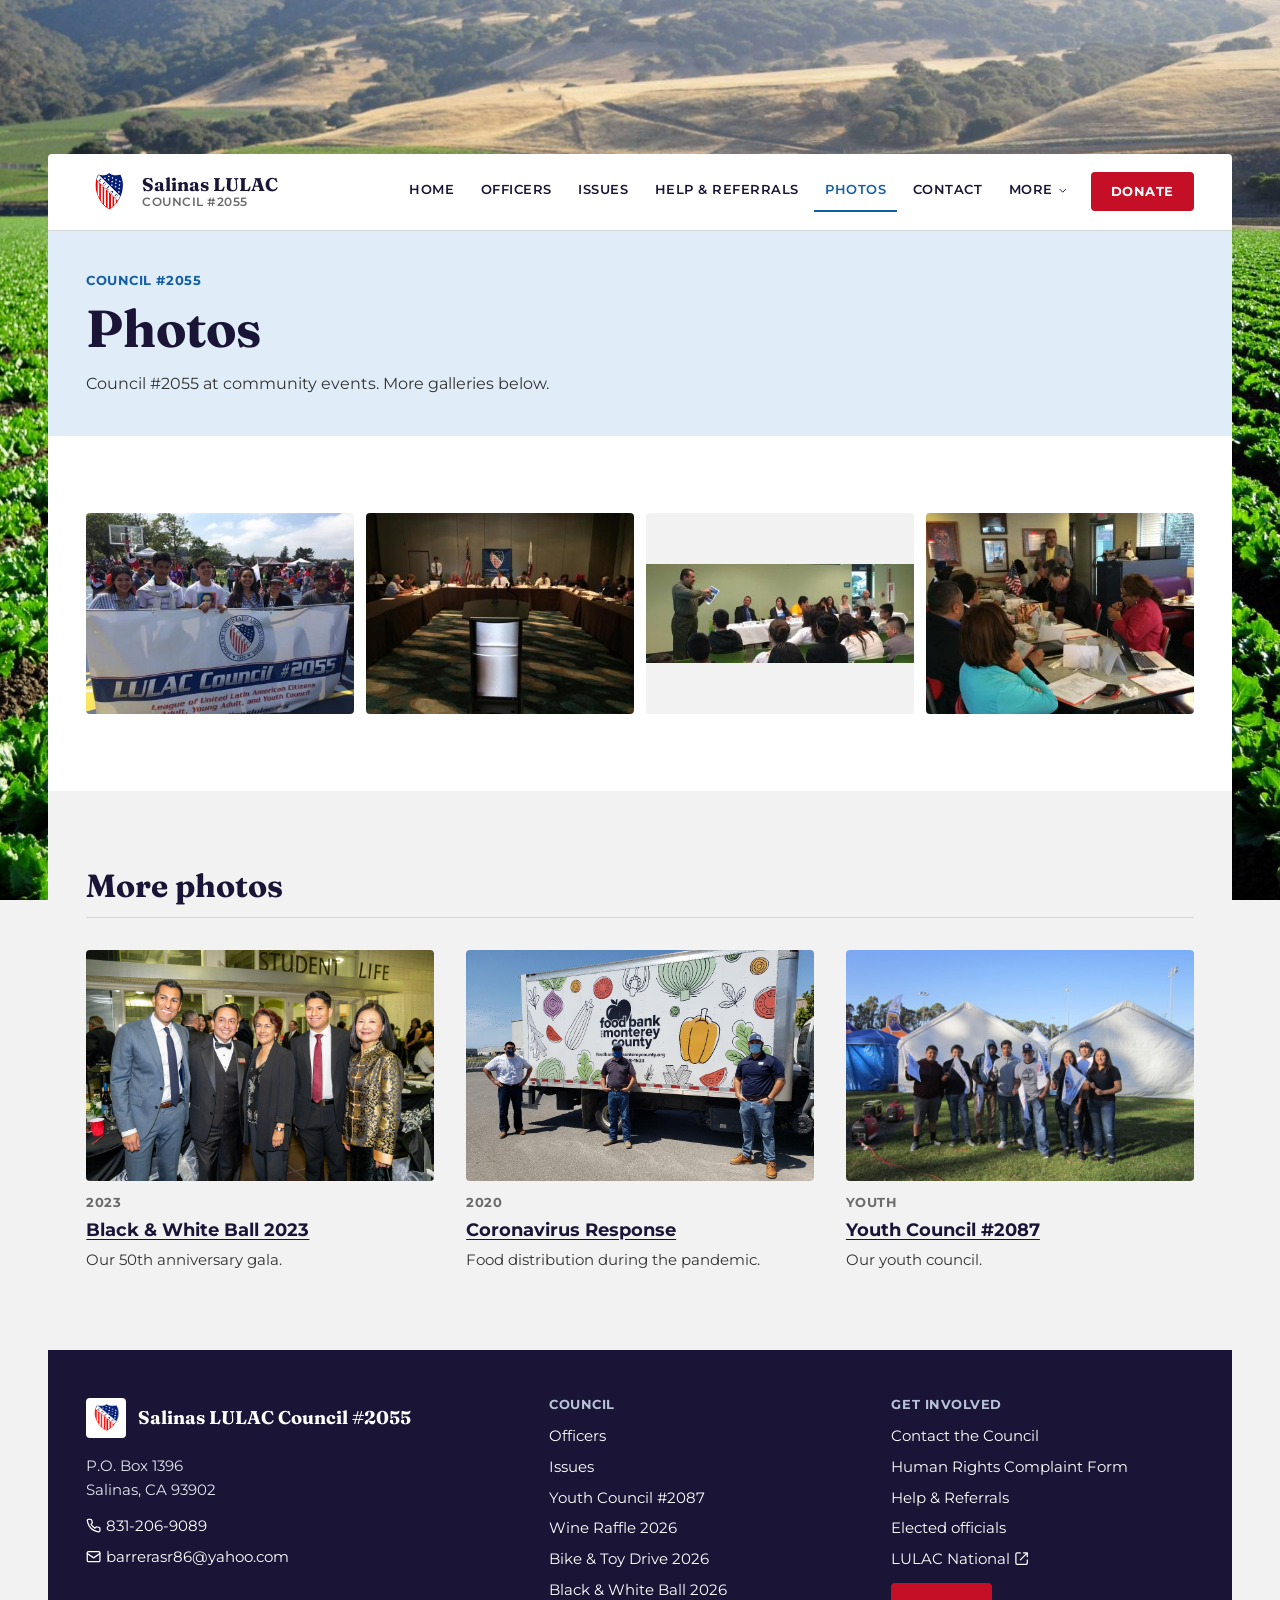
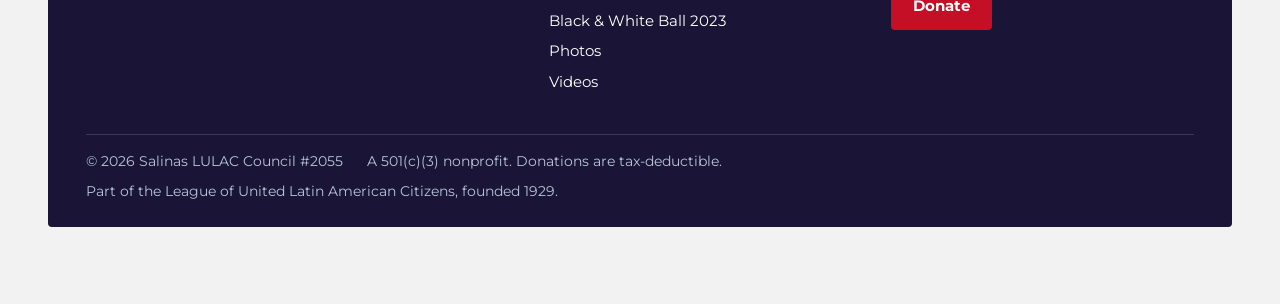
<file: photos.html>
<!DOCTYPE html>
<html lang="en">
<head>
  <meta charset="utf-8">
  <meta name="viewport" content="width=device-width, initial-scale=1">
  <title>Photos | Salinas LULAC Council #2055</title>
  <meta name="description" content="Photos of Salinas LULAC Council #2055 members at work in the Salinas community.">
  <meta name="robots" content="index,follow">
  <link rel="canonical" href="https://lulacsalinas2055.org/photos.html">
  <meta property="og:type" content="website">
  <meta property="og:site_name" content="Salinas LULAC Council #2055">
  <meta property="og:title" content="Photos | Salinas LULAC Council #2055">
  <meta property="og:description" content="Photos of Salinas LULAC Council #2055 members at work in the Salinas community.">
  <meta property="og:url" content="https://lulacsalinas2055.org/photos.html">
  <meta property="og:image" content="https://lulacsalinas2055.org/assets/img/og-image.jpg">
  <meta property="og:image:width" content="1200">
  <meta property="og:image:height" content="630">
  <meta property="og:image:alt" content="Salinas LULAC Council #2055, serving Hispanic families in the Salinas Valley since 1973">
  <meta name="twitter:card" content="summary_large_image">
  <meta name="theme-color" content="#0b2577">
  <link rel="icon" href="assets/img/lulac-logo.png" type="image/png">
  <link rel="preconnect" href="https://fonts.googleapis.com">
  <link rel="preconnect" href="https://fonts.gstatic.com" crossorigin>
  <link href="https://fonts.googleapis.com/css2?family=Fraunces:opsz,wght,WONK@9..144,500,0;9..144,700,0&family=Montserrat:wght@400;500;600;700&display=swap" rel="stylesheet">
  <link rel="stylesheet" href="assets/css/style.css">
  <script defer src="assets/js/script.js"></script>
</head>
<body>
  <a class="skip-link" href="#main-content">Skip to main content</a>

  <header class="site-header" data-header>
    <div class="container navbar">
      <a class="brand" href="index.html" aria-label="Salinas LULAC Council #2055 home">
        <img class="brand-logo" src="assets/img/lulac-logo.png" alt="">
        <span class="brand-copy"><strong>Salinas LULAC</strong><small>Council #2055</small></span>
      </a>
      <nav class="desktop-nav" aria-label="Primary">
        <a class="nav-link" href="index.html">Home</a>
        <a class="nav-link" href="officers.html">Officers</a>
        <a class="nav-link" href="issues.html">Issues</a>
        <a class="nav-link" href="help.html">Help &amp; Referrals</a>
        <a class="nav-link is-active" aria-current="page" href="photos.html">Photos</a>
        <a class="nav-link" href="contact.html">Contact</a>
        <div class="nav-dropdown" data-nav-dropdown>
          <button class="nav-link nav-dropdown-toggle" type="button" aria-expanded="false" aria-haspopup="true" aria-controls="moreMenu" data-nav-dropdown-toggle>
            More
            <svg class="icon" viewBox="0 0 24 24" aria-hidden="true"><path d="m6 9 6 6 6-6"/></svg>
          </button>
          <div class="nav-dropdown-menu" id="moreMenu" data-nav-dropdown-menu hidden>
            <a class="dropdown-link" href="youth.html">Youth Council</a>
            <a class="dropdown-link" href="politics.html">Politics</a>
            <a class="dropdown-link" href="sponsors-donors.html">Sponsors &amp; Donors</a>
            <a class="dropdown-link" href="wine-raffle-2026.html">Wine Raffle 2026</a>
            <a class="dropdown-link" href="bike-toy-drive-2026.html">Bike &amp; Toy Drive 2026</a>
            <a class="dropdown-link" href="black-white-ball-2026.html">Black &amp; White Ball 2026</a>
            <a class="dropdown-link" href="black-white-ball-2023.html">Black &amp; White Ball 2023</a>
            <a class="dropdown-link" href="videos.html">Videos</a>
            <a class="dropdown-link" href="coronavirus-resources.html">Coronavirus Response</a>
          </div>
        </div>
        <a class="btn btn-red nav-donate" href="contact.html#donate">Donate</a>
      </nav>
      <button class="mobile-toggle" type="button" aria-controls="mobileMenu" aria-expanded="false" aria-label="Open navigation" data-menu-toggle>
        <span class="mobile-toggle-bar"></span><span class="mobile-toggle-bar"></span><span class="mobile-toggle-bar"></span>
      </button>
    </div>
    <div class="mobile-menu-overlay" data-mobile-menu-overlay hidden></div>
    <nav class="mobile-menu" id="mobileMenu" aria-label="Mobile" data-mobile-menu hidden>
      <div class="mobile-menu-container">
        <a class="mobile-link" href="index.html">Home</a>
        <a class="mobile-link" href="officers.html">Officers</a>
        <a class="mobile-link" href="issues.html">Issues</a>
        <a class="mobile-link" href="help.html">Help &amp; Referrals</a>
        <a class="mobile-link is-active" aria-current="page" href="photos.html">Photos</a>
        <a class="mobile-link" href="contact.html">Contact</a>
        <a class="mobile-link" href="youth.html">Youth Council</a>
        <a class="mobile-link" href="politics.html">Politics</a>
        <a class="mobile-link" href="sponsors-donors.html">Sponsors &amp; Donors</a>
        <a class="mobile-link" href="wine-raffle-2026.html">Wine Raffle 2026</a>
        <a class="mobile-link" href="bike-toy-drive-2026.html">Bike &amp; Toy Drive 2026</a>
        <a class="mobile-link" href="black-white-ball-2026.html">Black &amp; White Ball 2026</a>
        <a class="mobile-link" href="black-white-ball-2023.html">Black &amp; White Ball 2023</a>
        <a class="mobile-link" href="videos.html">Videos</a>
        <a class="mobile-link" href="coronavirus-resources.html">Coronavirus Response</a>
        <a class="mobile-link mobile-donate btn btn-red" href="contact.html#donate">Donate</a>
      </div>
    </nav>
  </header>

  <main id="main-content">
<section class="page-head"><div class="container">
  <span class="label">Council #2055</span>
  <h1>Photos</h1>
  <p>Council #2055 at community events. More galleries below.</p>
</div></section>

<section class="section"><div class="container">
  <div class="photo-grid">
    <figure><img loading="lazy" src="assets/img/photos-1.jpg" alt="Youth members holding a LULAC Council #2055 banner at an outdoor rally"></figure>
    <figure><img loading="lazy" src="assets/img/photos-2.jpg" alt="County board chambers with the lectern and flags before a meeting"></figure>
    <figure class="contain"><img loading="lazy" src="assets/img/photos-3.jpg" alt="Members seated along tables during a council meeting"></figure>
    <figure><img loading="lazy" src="assets/img/photos-4.jpg" alt="Members working at tables in a meeting room"></figure>
  </div>
</div></section>

<section class="section section-gray"><div class="container">
  <div class="section-head"><h2>More photos</h2></div>
  <div class="recent-grid">
    <article class="recent-card">
      <img src="assets/img/black-white-ball-6.jpg" alt="Guests in formal wear at the Black and White Ball" loading="lazy">
      <span class="label">2023</span>
      <h3><a href="black-white-ball-2023.html">Black &amp; White Ball 2023</a></h3>
      <p>Our 50th anniversary gala.</p>
    </article>
    <article class="recent-card">
      <img src="assets/img/corona-16.jpg" alt="Food bank truck being loaded during the coronavirus response" loading="lazy">
      <span class="label">2020</span>
      <h3><a href="coronavirus-resources.html">Coronavirus Response</a></h3>
      <p>Food distribution during the pandemic.</p>
    </article>
    <article class="recent-card">
      <img src="assets/img/youth-1.jpg" alt="Youth Council #2087 members at an event" loading="lazy">
      <span class="label">Youth</span>
      <h3><a href="youth.html">Youth Council #2087</a></h3>
      <p>Our youth council.</p>
    </article>
  </div>
</div></section>
  </main>

  <footer class="site-footer">
    <div class="container">
      <div class="footer-grid">
        <div class="footer-col">
          <div class="footer-brand">
            <img src="assets/img/lulac-logo.png" alt="">
            <strong>Salinas LULAC Council #2055</strong>
          </div>
          <p>P.O. Box 1396<br>Salinas, CA 93902</p>
          <ul style="margin-top:.75rem">
            <li><a href="tel:+18312069089"><svg class="icon" viewBox="0 0 24 24" aria-hidden="true"><path d="M22 16.9v3a2 2 0 0 1-2.2 2 19.8 19.8 0 0 1-8.6-3.1 19.5 19.5 0 0 1-6-6A19.8 19.8 0 0 1 2.1 4.2 2 2 0 0 1 4.1 2h3a2 2 0 0 1 2 1.7c.1.9.4 1.8.7 2.7a2 2 0 0 1-.5 2.1L8 9.8a16 16 0 0 0 6.2 6.2l1.3-1.3a2 2 0 0 1 2.1-.5c.9.3 1.8.6 2.7.7a2 2 0 0 1 1.7 2z"/></svg> 831-206-9089</a></li>
            <li><a href="mailto:barrerasr86@yahoo.com"><svg class="icon" viewBox="0 0 24 24" aria-hidden="true"><rect x="2" y="4" width="20" height="16" rx="2"/><path d="m2 7 10 7 10-7"/></svg> barrerasr86@yahoo.com</a></li>
          </ul>
        </div>
        <div class="footer-col">
          <h2>Council</h2>
          <ul>
            <li><a href="officers.html">Officers</a></li>
            <li><a href="issues.html">Issues</a></li>
            <li><a href="youth.html">Youth Council #2087</a></li>
            <li><a href="wine-raffle-2026.html">Wine Raffle 2026</a></li>
            <li><a href="bike-toy-drive-2026.html">Bike &amp; Toy Drive 2026</a></li>
            <li><a href="black-white-ball-2026.html">Black &amp; White Ball 2026</a></li>
            <li><a href="black-white-ball-2023.html">Black &amp; White Ball 2023</a></li>
            <li><a href="photos.html">Photos</a></li>
            <li><a href="videos.html">Videos</a></li>
          </ul>
        </div>
        <div class="footer-col">
          <h2>Get involved</h2>
          <ul>
            <li><a href="contact.html">Contact the Council</a></li>
            <li><a href="contact.html#complaint-form">Human Rights Complaint Form</a></li>
            <li><a href="help.html">Help &amp; Referrals</a></li>
            <li><a href="politics.html">Elected officials</a></li>
            <li><a href="https://lulac.org/" rel="noopener" target="_blank">LULAC National <svg class="icon" viewBox="0 0 24 24" aria-hidden="true"><path d="M15 3h6v6M10 14 21 3M21 14v5a2 2 0 0 1-2 2H5a2 2 0 0 1-2-2V5a2 2 0 0 1 2-2h5"/></svg></a></li>
          </ul>
          <a class="btn btn-red" href="contact.html#donate">Donate</a>
        </div>
      </div>
      <div class="footer-bottom">
        <span>&copy; <span data-current-year>2026</span> Salinas LULAC Council #2055</span>
        <span>A 501(c)(3) nonprofit. Donations are tax-deductible.</span>
        <span>Part of the League of United Latin American Citizens, founded 1929.</span>
      </div>
    </div>
  </footer>
</body>
</html>
</file>
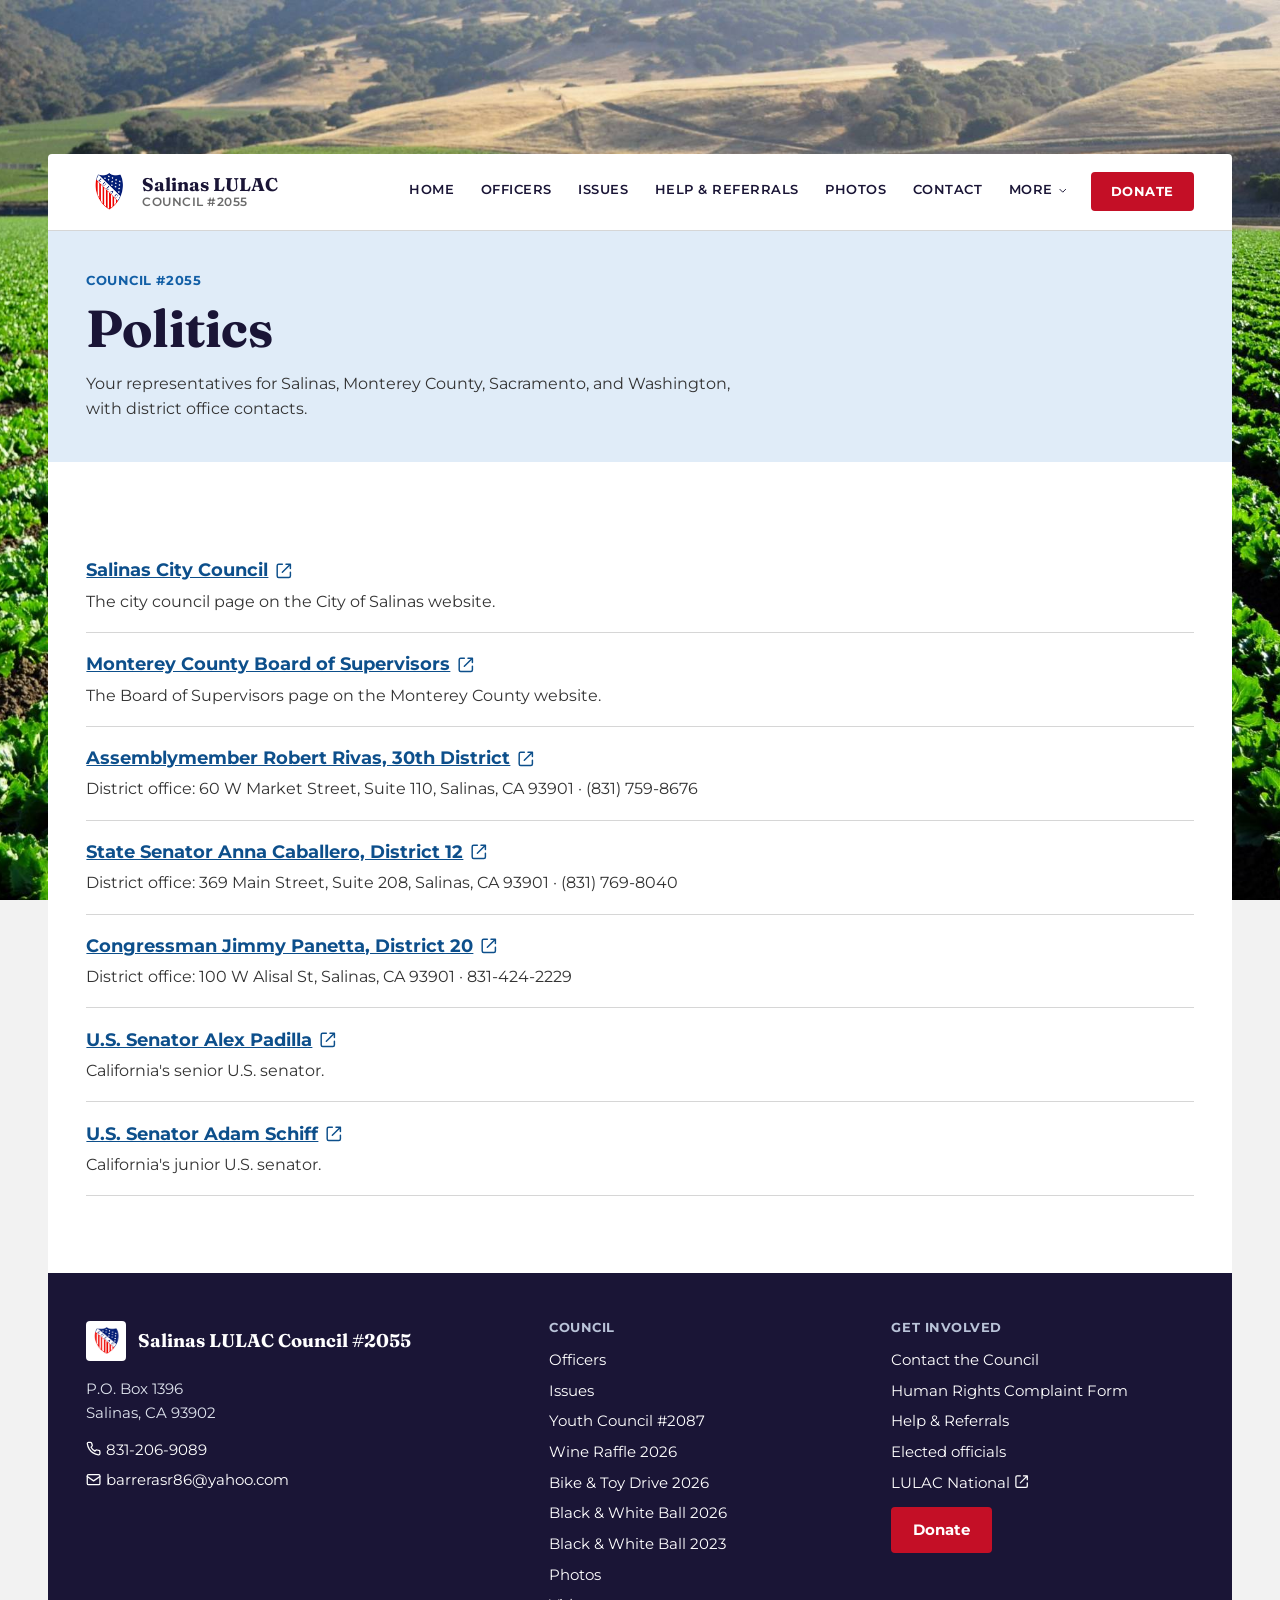
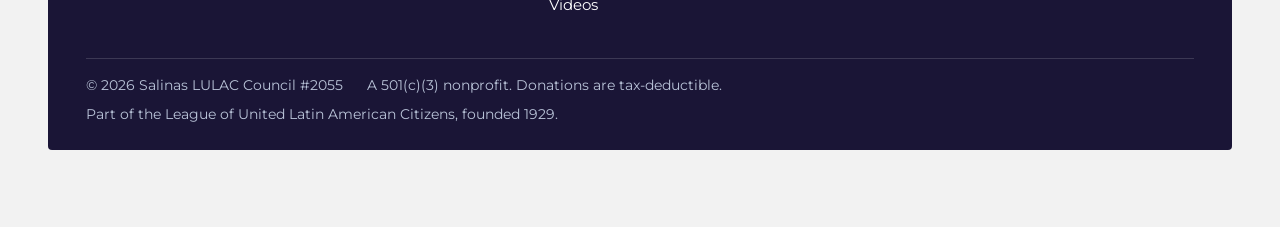
<file: politics.html>
<!DOCTYPE html>
<html lang="en">
<head>
  <meta charset="utf-8">
  <meta name="viewport" content="width=device-width, initial-scale=1">
  <title>Politics | Salinas LULAC Council #2055</title>
  <meta name="description" content="Links to the elected officials who represent Salinas, from the city council to Congress.">
  <meta name="robots" content="index,follow">
  <link rel="canonical" href="https://lulacsalinas2055.org/politics.html">
  <meta property="og:type" content="website">
  <meta property="og:site_name" content="Salinas LULAC Council #2055">
  <meta property="og:title" content="Politics | Salinas LULAC Council #2055">
  <meta property="og:description" content="Links to the elected officials who represent Salinas, from the city council to Congress.">
  <meta property="og:url" content="https://lulacsalinas2055.org/politics.html">
  <meta property="og:image" content="https://lulacsalinas2055.org/assets/img/og-image.jpg">
  <meta property="og:image:width" content="1200">
  <meta property="og:image:height" content="630">
  <meta property="og:image:alt" content="Salinas LULAC Council #2055, serving Hispanic families in the Salinas Valley since 1973">
  <meta name="twitter:card" content="summary_large_image">
  <meta name="theme-color" content="#0b2577">
  <link rel="icon" href="assets/img/lulac-logo.png" type="image/png">
  <link rel="preconnect" href="https://fonts.googleapis.com">
  <link rel="preconnect" href="https://fonts.gstatic.com" crossorigin>
  <link href="https://fonts.googleapis.com/css2?family=Fraunces:opsz,wght,WONK@9..144,500,0;9..144,700,0&family=Montserrat:wght@400;500;600;700&display=swap" rel="stylesheet">
  <link rel="stylesheet" href="assets/css/style.css">
  <script defer src="assets/js/script.js"></script>
</head>
<body>
  <a class="skip-link" href="#main-content">Skip to main content</a>

  <header class="site-header" data-header>
    <div class="container navbar">
      <a class="brand" href="index.html" aria-label="Salinas LULAC Council #2055 home">
        <img class="brand-logo" src="assets/img/lulac-logo.png" alt="">
        <span class="brand-copy"><strong>Salinas LULAC</strong><small>Council #2055</small></span>
      </a>
      <nav class="desktop-nav" aria-label="Primary">
        <a class="nav-link" href="index.html">Home</a>
        <a class="nav-link" href="officers.html">Officers</a>
        <a class="nav-link" href="issues.html">Issues</a>
        <a class="nav-link" href="help.html">Help &amp; Referrals</a>
        <a class="nav-link" href="photos.html">Photos</a>
        <a class="nav-link" href="contact.html">Contact</a>
        <div class="nav-dropdown" data-nav-dropdown>
          <button class="nav-link nav-dropdown-toggle" type="button" aria-expanded="false" aria-haspopup="true" aria-controls="moreMenu" data-nav-dropdown-toggle>
            More
            <svg class="icon" viewBox="0 0 24 24" aria-hidden="true"><path d="m6 9 6 6 6-6"/></svg>
          </button>
          <div class="nav-dropdown-menu" id="moreMenu" data-nav-dropdown-menu hidden>
            <a class="dropdown-link" href="youth.html">Youth Council</a>
            <a class="dropdown-link is-active" aria-current="page" href="politics.html">Politics</a>
            <a class="dropdown-link" href="sponsors-donors.html">Sponsors &amp; Donors</a>
            <a class="dropdown-link" href="wine-raffle-2026.html">Wine Raffle 2026</a>
            <a class="dropdown-link" href="bike-toy-drive-2026.html">Bike &amp; Toy Drive 2026</a>
            <a class="dropdown-link" href="black-white-ball-2026.html">Black &amp; White Ball 2026</a>
            <a class="dropdown-link" href="black-white-ball-2023.html">Black &amp; White Ball 2023</a>
            <a class="dropdown-link" href="videos.html">Videos</a>
            <a class="dropdown-link" href="coronavirus-resources.html">Coronavirus Response</a>
          </div>
        </div>
        <a class="btn btn-red nav-donate" href="contact.html#donate">Donate</a>
      </nav>
      <button class="mobile-toggle" type="button" aria-controls="mobileMenu" aria-expanded="false" aria-label="Open navigation" data-menu-toggle>
        <span class="mobile-toggle-bar"></span><span class="mobile-toggle-bar"></span><span class="mobile-toggle-bar"></span>
      </button>
    </div>
    <div class="mobile-menu-overlay" data-mobile-menu-overlay hidden></div>
    <nav class="mobile-menu" id="mobileMenu" aria-label="Mobile" data-mobile-menu hidden>
      <div class="mobile-menu-container">
        <a class="mobile-link" href="index.html">Home</a>
        <a class="mobile-link" href="officers.html">Officers</a>
        <a class="mobile-link" href="issues.html">Issues</a>
        <a class="mobile-link" href="help.html">Help &amp; Referrals</a>
        <a class="mobile-link" href="photos.html">Photos</a>
        <a class="mobile-link" href="contact.html">Contact</a>
        <a class="mobile-link" href="youth.html">Youth Council</a>
        <a class="mobile-link is-active" aria-current="page" href="politics.html">Politics</a>
        <a class="mobile-link" href="sponsors-donors.html">Sponsors &amp; Donors</a>
        <a class="mobile-link" href="wine-raffle-2026.html">Wine Raffle 2026</a>
        <a class="mobile-link" href="bike-toy-drive-2026.html">Bike &amp; Toy Drive 2026</a>
        <a class="mobile-link" href="black-white-ball-2026.html">Black &amp; White Ball 2026</a>
        <a class="mobile-link" href="black-white-ball-2023.html">Black &amp; White Ball 2023</a>
        <a class="mobile-link" href="videos.html">Videos</a>
        <a class="mobile-link" href="coronavirus-resources.html">Coronavirus Response</a>
        <a class="mobile-link mobile-donate btn btn-red" href="contact.html#donate">Donate</a>
      </div>
    </nav>
  </header>

  <main id="main-content">
<section class="page-head"><div class="container">
  <span class="label">Council #2055</span>
  <h1>Politics</h1>
  <p>Your representatives for Salinas, Monterey County, Sacramento, and Washington, with district office contacts.</p>
</div></section>

<section class="section"><div class="container">
  <ul class="link-list">
    <li><a href="https://www.cityofsalinas.org/our-government/city-council" rel="noopener" target="_blank">Salinas City Council <svg class="icon" viewBox="0 0 24 24" aria-hidden="true"><path d="M15 3h6v6M10 14 21 3M21 14v5a2 2 0 0 1-2 2H5a2 2 0 0 1-2-2V5a2 2 0 0 1 2-2h5"/></svg></a><p>The city council page on the City of Salinas website.</p></li>
    <li><a href="https://www.countyofmonterey.gov/government/board-of-supervisors" rel="noopener" target="_blank">Monterey County Board of Supervisors <svg class="icon" viewBox="0 0 24 24" aria-hidden="true"><path d="M15 3h6v6M10 14 21 3M21 14v5a2 2 0 0 1-2 2H5a2 2 0 0 1-2-2V5a2 2 0 0 1 2-2h5"/></svg></a><p>The Board of Supervisors page on the Monterey County website.</p></li>
    <li><a href="https://a30.asmdc.org/" rel="noopener" target="_blank">Assemblymember Robert Rivas, 30th District <svg class="icon" viewBox="0 0 24 24" aria-hidden="true"><path d="M15 3h6v6M10 14 21 3M21 14v5a2 2 0 0 1-2 2H5a2 2 0 0 1-2-2V5a2 2 0 0 1 2-2h5"/></svg></a><p>District office: 60 W Market Street, Suite 110, Salinas, CA 93901 &middot; (831) 759-8676</p></li>
    <li><a href="https://sd12.senate.ca.gov/" rel="noopener" target="_blank">State Senator Anna Caballero, District 12 <svg class="icon" viewBox="0 0 24 24" aria-hidden="true"><path d="M15 3h6v6M10 14 21 3M21 14v5a2 2 0 0 1-2 2H5a2 2 0 0 1-2-2V5a2 2 0 0 1 2-2h5"/></svg></a><p>District office: 369 Main Street, Suite 208, Salinas, CA 93901 &middot; (831) 769-8040</p></li>
    <li><a href="https://panetta.house.gov/" rel="noopener" target="_blank">Congressman Jimmy Panetta, District 20 <svg class="icon" viewBox="0 0 24 24" aria-hidden="true"><path d="M15 3h6v6M10 14 21 3M21 14v5a2 2 0 0 1-2 2H5a2 2 0 0 1-2-2V5a2 2 0 0 1 2-2h5"/></svg></a><p>District office: 100 W Alisal St, Salinas, CA 93901 &middot; 831-424-2229</p></li>
    <li><a href="https://www.padilla.senate.gov/" rel="noopener" target="_blank">U.S. Senator Alex Padilla <svg class="icon" viewBox="0 0 24 24" aria-hidden="true"><path d="M15 3h6v6M10 14 21 3M21 14v5a2 2 0 0 1-2 2H5a2 2 0 0 1-2-2V5a2 2 0 0 1 2-2h5"/></svg></a><p>California's senior U.S. senator.</p></li>
    <li><a href="https://www.schiff.senate.gov/" rel="noopener" target="_blank">U.S. Senator Adam Schiff <svg class="icon" viewBox="0 0 24 24" aria-hidden="true"><path d="M15 3h6v6M10 14 21 3M21 14v5a2 2 0 0 1-2 2H5a2 2 0 0 1-2-2V5a2 2 0 0 1 2-2h5"/></svg></a><p>California's junior U.S. senator.</p></li>
  </ul>
</div></section>
  </main>

  <footer class="site-footer">
    <div class="container">
      <div class="footer-grid">
        <div class="footer-col">
          <div class="footer-brand">
            <img src="assets/img/lulac-logo.png" alt="">
            <strong>Salinas LULAC Council #2055</strong>
          </div>
          <p>P.O. Box 1396<br>Salinas, CA 93902</p>
          <ul style="margin-top:.75rem">
            <li><a href="tel:+18312069089"><svg class="icon" viewBox="0 0 24 24" aria-hidden="true"><path d="M22 16.9v3a2 2 0 0 1-2.2 2 19.8 19.8 0 0 1-8.6-3.1 19.5 19.5 0 0 1-6-6A19.8 19.8 0 0 1 2.1 4.2 2 2 0 0 1 4.1 2h3a2 2 0 0 1 2 1.7c.1.9.4 1.8.7 2.7a2 2 0 0 1-.5 2.1L8 9.8a16 16 0 0 0 6.2 6.2l1.3-1.3a2 2 0 0 1 2.1-.5c.9.3 1.8.6 2.7.7a2 2 0 0 1 1.7 2z"/></svg> 831-206-9089</a></li>
            <li><a href="mailto:barrerasr86@yahoo.com"><svg class="icon" viewBox="0 0 24 24" aria-hidden="true"><rect x="2" y="4" width="20" height="16" rx="2"/><path d="m2 7 10 7 10-7"/></svg> barrerasr86@yahoo.com</a></li>
          </ul>
        </div>
        <div class="footer-col">
          <h2>Council</h2>
          <ul>
            <li><a href="officers.html">Officers</a></li>
            <li><a href="issues.html">Issues</a></li>
            <li><a href="youth.html">Youth Council #2087</a></li>
            <li><a href="wine-raffle-2026.html">Wine Raffle 2026</a></li>
            <li><a href="bike-toy-drive-2026.html">Bike &amp; Toy Drive 2026</a></li>
            <li><a href="black-white-ball-2026.html">Black &amp; White Ball 2026</a></li>
            <li><a href="black-white-ball-2023.html">Black &amp; White Ball 2023</a></li>
            <li><a href="photos.html">Photos</a></li>
            <li><a href="videos.html">Videos</a></li>
          </ul>
        </div>
        <div class="footer-col">
          <h2>Get involved</h2>
          <ul>
            <li><a href="contact.html">Contact the Council</a></li>
            <li><a href="contact.html#complaint-form">Human Rights Complaint Form</a></li>
            <li><a href="help.html">Help &amp; Referrals</a></li>
            <li><a href="politics.html">Elected officials</a></li>
            <li><a href="https://lulac.org/" rel="noopener" target="_blank">LULAC National <svg class="icon" viewBox="0 0 24 24" aria-hidden="true"><path d="M15 3h6v6M10 14 21 3M21 14v5a2 2 0 0 1-2 2H5a2 2 0 0 1-2-2V5a2 2 0 0 1 2-2h5"/></svg></a></li>
          </ul>
          <a class="btn btn-red" href="contact.html#donate">Donate</a>
        </div>
      </div>
      <div class="footer-bottom">
        <span>&copy; <span data-current-year>2026</span> Salinas LULAC Council #2055</span>
        <span>A 501(c)(3) nonprofit. Donations are tax-deductible.</span>
        <span>Part of the League of United Latin American Citizens, founded 1929.</span>
      </div>
    </div>
  </footer>
</body>
</html>
</file>
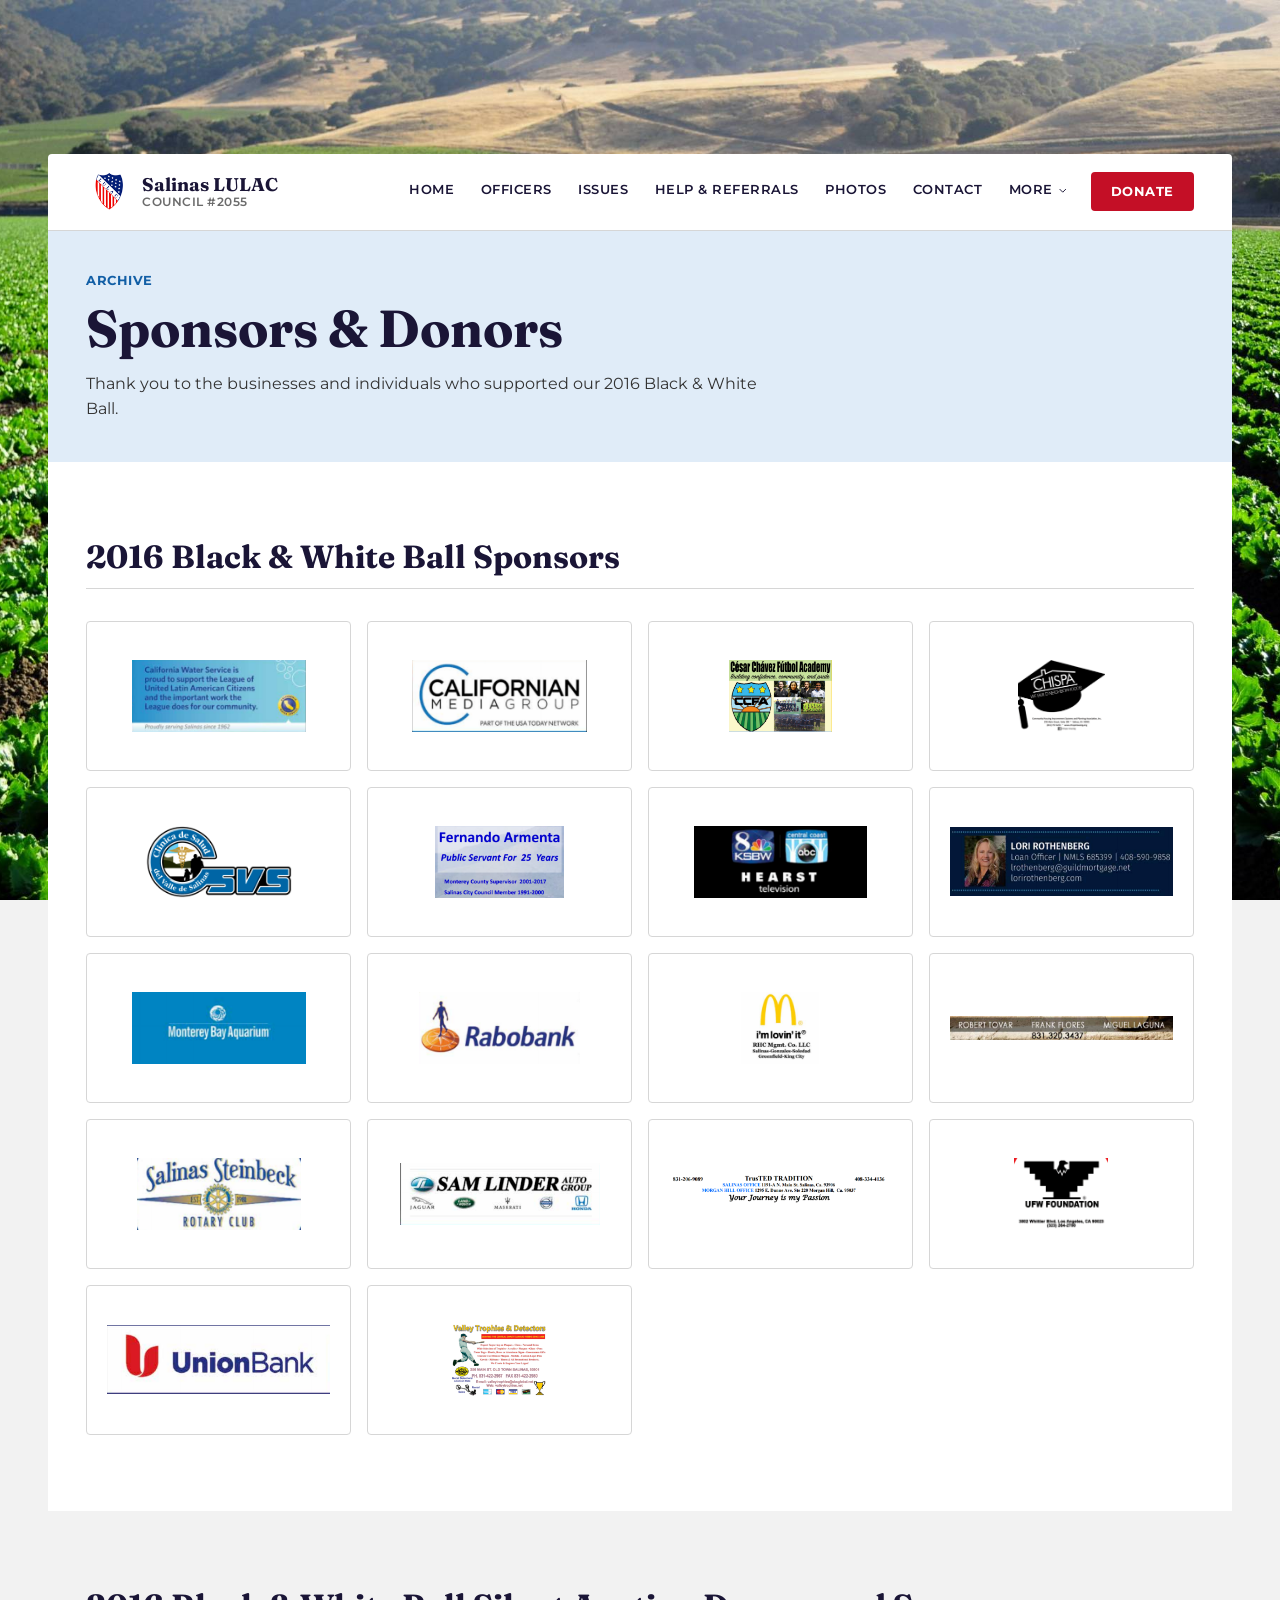
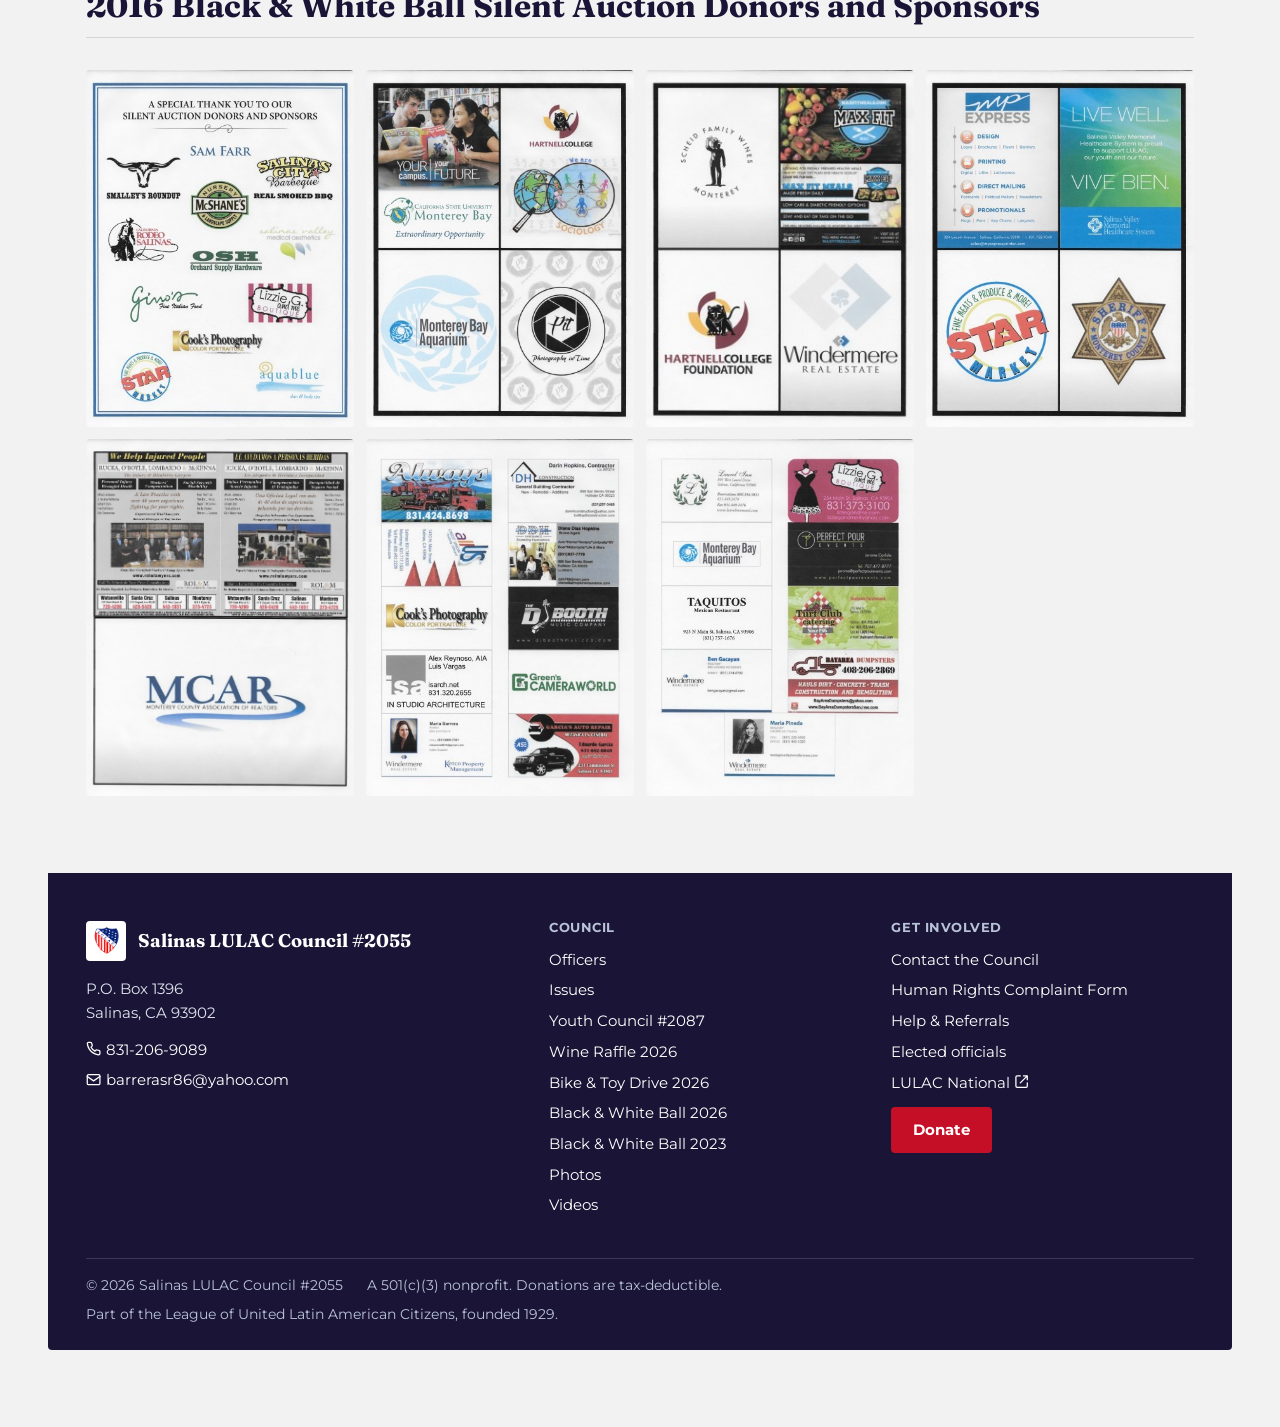
<file: sponsors-donors.html>
<!DOCTYPE html>
<html lang="en">
<head>
  <meta charset="utf-8">
  <meta name="viewport" content="width=device-width, initial-scale=1">
  <title>Sponsors &amp; Donors | Salinas LULAC Council #2055</title>
  <meta name="description" content="Sponsors of the 2016 Black &amp; White Ball and the silent auction donors and sponsors who support Salinas LULAC Council #2055.">
  <meta name="robots" content="index,follow">
  <link rel="canonical" href="https://lulacsalinas2055.org/sponsors-donors.html">
  <meta property="og:type" content="website">
  <meta property="og:site_name" content="Salinas LULAC Council #2055">
  <meta property="og:title" content="Sponsors &amp; Donors | Salinas LULAC Council #2055">
  <meta property="og:description" content="Sponsors of the 2016 Black &amp; White Ball and the silent auction donors and sponsors who support Salinas LULAC Council #2055.">
  <meta property="og:url" content="https://lulacsalinas2055.org/sponsors-donors.html">
  <meta property="og:image" content="https://lulacsalinas2055.org/assets/img/og-image.jpg">
  <meta property="og:image:width" content="1200">
  <meta property="og:image:height" content="630">
  <meta property="og:image:alt" content="Salinas LULAC Council #2055, serving Hispanic families in the Salinas Valley since 1973">
  <meta name="twitter:card" content="summary_large_image">
  <meta name="theme-color" content="#0b2577">
  <link rel="icon" href="assets/img/lulac-logo.png" type="image/png">
  <link rel="preconnect" href="https://fonts.googleapis.com">
  <link rel="preconnect" href="https://fonts.gstatic.com" crossorigin>
  <link href="https://fonts.googleapis.com/css2?family=Fraunces:opsz,wght,WONK@9..144,500,0;9..144,700,0&family=Montserrat:wght@400;500;600;700&display=swap" rel="stylesheet">
  <link rel="stylesheet" href="assets/css/style.css">
  <script defer src="assets/js/script.js"></script>
</head>
<body>
  <a class="skip-link" href="#main-content">Skip to main content</a>

  <header class="site-header" data-header>
    <div class="container navbar">
      <a class="brand" href="index.html" aria-label="Salinas LULAC Council #2055 home">
        <img class="brand-logo" src="assets/img/lulac-logo.png" alt="">
        <span class="brand-copy"><strong>Salinas LULAC</strong><small>Council #2055</small></span>
      </a>
      <nav class="desktop-nav" aria-label="Primary">
        <a class="nav-link" href="index.html">Home</a>
        <a class="nav-link" href="officers.html">Officers</a>
        <a class="nav-link" href="issues.html">Issues</a>
        <a class="nav-link" href="help.html">Help &amp; Referrals</a>
        <a class="nav-link" href="photos.html">Photos</a>
        <a class="nav-link" href="contact.html">Contact</a>
        <div class="nav-dropdown" data-nav-dropdown>
          <button class="nav-link nav-dropdown-toggle" type="button" aria-expanded="false" aria-haspopup="true" aria-controls="moreMenu" data-nav-dropdown-toggle>
            More
            <svg class="icon" viewBox="0 0 24 24" aria-hidden="true"><path d="m6 9 6 6 6-6"/></svg>
          </button>
          <div class="nav-dropdown-menu" id="moreMenu" data-nav-dropdown-menu hidden>
            <a class="dropdown-link" href="youth.html">Youth Council</a>
            <a class="dropdown-link" href="politics.html">Politics</a>
            <a class="dropdown-link is-active" aria-current="page" href="sponsors-donors.html">Sponsors &amp; Donors</a>
            <a class="dropdown-link" href="wine-raffle-2026.html">Wine Raffle 2026</a>
            <a class="dropdown-link" href="bike-toy-drive-2026.html">Bike &amp; Toy Drive 2026</a>
            <a class="dropdown-link" href="black-white-ball-2026.html">Black &amp; White Ball 2026</a>
            <a class="dropdown-link" href="black-white-ball-2023.html">Black &amp; White Ball 2023</a>
            <a class="dropdown-link" href="videos.html">Videos</a>
            <a class="dropdown-link" href="coronavirus-resources.html">Coronavirus Response</a>
          </div>
        </div>
        <a class="btn btn-red nav-donate" href="contact.html#donate">Donate</a>
      </nav>
      <button class="mobile-toggle" type="button" aria-controls="mobileMenu" aria-expanded="false" aria-label="Open navigation" data-menu-toggle>
        <span class="mobile-toggle-bar"></span><span class="mobile-toggle-bar"></span><span class="mobile-toggle-bar"></span>
      </button>
    </div>
    <div class="mobile-menu-overlay" data-mobile-menu-overlay hidden></div>
    <nav class="mobile-menu" id="mobileMenu" aria-label="Mobile" data-mobile-menu hidden>
      <div class="mobile-menu-container">
        <a class="mobile-link" href="index.html">Home</a>
        <a class="mobile-link" href="officers.html">Officers</a>
        <a class="mobile-link" href="issues.html">Issues</a>
        <a class="mobile-link" href="help.html">Help &amp; Referrals</a>
        <a class="mobile-link" href="photos.html">Photos</a>
        <a class="mobile-link" href="contact.html">Contact</a>
        <a class="mobile-link" href="youth.html">Youth Council</a>
        <a class="mobile-link" href="politics.html">Politics</a>
        <a class="mobile-link is-active" aria-current="page" href="sponsors-donors.html">Sponsors &amp; Donors</a>
        <a class="mobile-link" href="wine-raffle-2026.html">Wine Raffle 2026</a>
        <a class="mobile-link" href="bike-toy-drive-2026.html">Bike &amp; Toy Drive 2026</a>
        <a class="mobile-link" href="black-white-ball-2026.html">Black &amp; White Ball 2026</a>
        <a class="mobile-link" href="black-white-ball-2023.html">Black &amp; White Ball 2023</a>
        <a class="mobile-link" href="videos.html">Videos</a>
        <a class="mobile-link" href="coronavirus-resources.html">Coronavirus Response</a>
        <a class="mobile-link mobile-donate btn btn-red" href="contact.html#donate">Donate</a>
      </div>
    </nav>
  </header>

  <main id="main-content">
<section class="page-head"><div class="container">
  <span class="label">Archive</span>
  <h1>Sponsors &amp; Donors</h1>
  <p>Thank you to the businesses and individuals who supported our 2016 Black &amp; White Ball.</p>
</div></section>

<section class="section"><div class="container">
  <div class="section-head"><h2>2016 Black &amp; White Ball Sponsors</h2></div>
  <div class="logo-grid">
    <figure class="logo-cell"><img loading="lazy" src="assets/img/sponsor-california-water.png" alt="California Water Service sponsor logo"><figcaption>California Water Service</figcaption></figure>
    <figure class="logo-cell"><img loading="lazy" src="assets/img/sponsor-californian-mediagroup.png" alt="Californian Media Group sponsor logo"><figcaption>Californian Media Group</figcaption></figure>
    <figure class="logo-cell"><img loading="lazy" src="assets/img/sponsor-cesar-chavez.png" alt="Cesar Chavez Futbol Academy sponsor logo"><figcaption>Cesar Chavez Futbol Academy</figcaption></figure>
    <figure class="logo-cell"><img loading="lazy" src="assets/img/sponsor-chispa.png" alt="CHISPA sponsor logo"><figcaption>CHISPA</figcaption></figure>
    <figure class="logo-cell"><img loading="lazy" src="assets/img/sponsor-clinica-salud.png" alt="Clinica de Salud del Valle de Salinas sponsor logo"><figcaption>Clinica de Salud del Valle de Salinas</figcaption></figure>
    <figure class="logo-cell"><img loading="lazy" src="assets/img/sponsor-fernando-armenta.png" alt="Fernando Armenta sponsor image"><figcaption>Fernando Armenta</figcaption></figure>
    <figure class="logo-cell"><img loading="lazy" src="assets/img/sponsor-hearst-television.png" alt="Hearst Television sponsor logo"><figcaption>Hearst Television</figcaption></figure>
    <figure class="logo-cell"><img loading="lazy" src="assets/img/sponsor-lori-rothenberg.png" alt="Lori Rothenberg sponsor image"><figcaption>Lori Rothenberg</figcaption></figure>
    <figure class="logo-cell"><img loading="lazy" src="assets/img/sponsor-monterey-bay-aquarium.png" alt="Monterey Bay Aquarium sponsor logo"><figcaption>Monterey Bay Aquarium</figcaption></figure>
    <figure class="logo-cell"><img loading="lazy" src="assets/img/sponsor-rabobank.png" alt="Rabobank sponsor logo"><figcaption>Rabobank</figcaption></figure>
    <figure class="logo-cell"><img loading="lazy" src="assets/img/sponsor-rhc-mgmt.png" alt="RHC Management sponsor image"><figcaption>RHC Management</figcaption></figure>
    <figure class="logo-cell"><img loading="lazy" src="assets/img/sponsor-robert-tovar.png" alt="Robert Tovar sponsor image"><figcaption>Robert Tovar</figcaption></figure>
    <figure class="logo-cell"><img loading="lazy" src="assets/img/sponsor-salinas-steinbeck.png" alt="Salinas Steinbeck Rotary Club sponsor logo"><figcaption>Salinas Steinbeck Rotary Club</figcaption></figure>
    <figure class="logo-cell"><img loading="lazy" src="assets/img/sponsor-sam-linder.png" alt="Sam Linder Auto Group sponsor logo"><figcaption>Sam Linder Auto Group</figcaption></figure>
    <figure class="logo-cell"><img loading="lazy" src="assets/img/sponsor-trusted-tradition.png" alt="Trusted Tradition sponsor image"><figcaption>Trusted Tradition</figcaption></figure>
    <figure class="logo-cell"><img loading="lazy" src="assets/img/sponsor-ufw.png" alt="UFW sponsor logo"><figcaption>UFW</figcaption></figure>
    <figure class="logo-cell"><img loading="lazy" src="assets/img/sponsor-union-bank.png" alt="Union Bank sponsor logo"><figcaption>Union Bank</figcaption></figure>
    <figure class="logo-cell"><img loading="lazy" src="assets/img/sponsor-valley-trophies.png" alt="Valley Trophies sponsor logo"><figcaption>Valley Trophies</figcaption></figure>
  </div>
</div></section>

<section class="section section-gray"><div class="container">
  <div class="section-head"><h2>2016 Black &amp; White Ball Silent Auction Donors and Sponsors</h2></div>
  <div class="photo-grid portrait">
    <figure><img loading="lazy" src="assets/img/donors-1.jpg" alt="2016 Black &amp; White Ball silent auction donors and sponsors page 1"></figure>
    <figure><img loading="lazy" src="assets/img/donors-2.jpg" alt="2016 Black &amp; White Ball silent auction donors and sponsors page 2"></figure>
    <figure><img loading="lazy" src="assets/img/donors-3.jpg" alt="2016 Black &amp; White Ball silent auction donors and sponsors page 3"></figure>
    <figure><img loading="lazy" src="assets/img/donors-4.jpg" alt="2016 Black &amp; White Ball silent auction donors and sponsors page 4"></figure>
    <figure><img loading="lazy" src="assets/img/donors-5.jpg" alt="2016 Black &amp; White Ball silent auction donors and sponsors page 5"></figure>
    <figure><img loading="lazy" src="assets/img/donors-6.jpg" alt="2016 Black &amp; White Ball silent auction donors and sponsors page 6"></figure>
    <figure><img loading="lazy" src="assets/img/donors-7.jpg" alt="2016 Black &amp; White Ball silent auction donors and sponsors page 7"></figure>
  </div>
</div></section>
  </main>

  <footer class="site-footer">
    <div class="container">
      <div class="footer-grid">
        <div class="footer-col">
          <div class="footer-brand">
            <img src="assets/img/lulac-logo.png" alt="">
            <strong>Salinas LULAC Council #2055</strong>
          </div>
          <p>P.O. Box 1396<br>Salinas, CA 93902</p>
          <ul style="margin-top:.75rem">
            <li><a href="tel:+18312069089"><svg class="icon" viewBox="0 0 24 24" aria-hidden="true"><path d="M22 16.9v3a2 2 0 0 1-2.2 2 19.8 19.8 0 0 1-8.6-3.1 19.5 19.5 0 0 1-6-6A19.8 19.8 0 0 1 2.1 4.2 2 2 0 0 1 4.1 2h3a2 2 0 0 1 2 1.7c.1.9.4 1.8.7 2.7a2 2 0 0 1-.5 2.1L8 9.8a16 16 0 0 0 6.2 6.2l1.3-1.3a2 2 0 0 1 2.1-.5c.9.3 1.8.6 2.7.7a2 2 0 0 1 1.7 2z"/></svg> 831-206-9089</a></li>
            <li><a href="mailto:barrerasr86@yahoo.com"><svg class="icon" viewBox="0 0 24 24" aria-hidden="true"><rect x="2" y="4" width="20" height="16" rx="2"/><path d="m2 7 10 7 10-7"/></svg> barrerasr86@yahoo.com</a></li>
          </ul>
        </div>
        <div class="footer-col">
          <h2>Council</h2>
          <ul>
            <li><a href="officers.html">Officers</a></li>
            <li><a href="issues.html">Issues</a></li>
            <li><a href="youth.html">Youth Council #2087</a></li>
            <li><a href="wine-raffle-2026.html">Wine Raffle 2026</a></li>
            <li><a href="bike-toy-drive-2026.html">Bike &amp; Toy Drive 2026</a></li>
            <li><a href="black-white-ball-2026.html">Black &amp; White Ball 2026</a></li>
            <li><a href="black-white-ball-2023.html">Black &amp; White Ball 2023</a></li>
            <li><a href="photos.html">Photos</a></li>
            <li><a href="videos.html">Videos</a></li>
          </ul>
        </div>
        <div class="footer-col">
          <h2>Get involved</h2>
          <ul>
            <li><a href="contact.html">Contact the Council</a></li>
            <li><a href="contact.html#complaint-form">Human Rights Complaint Form</a></li>
            <li><a href="help.html">Help &amp; Referrals</a></li>
            <li><a href="politics.html">Elected officials</a></li>
            <li><a href="https://lulac.org/" rel="noopener" target="_blank">LULAC National <svg class="icon" viewBox="0 0 24 24" aria-hidden="true"><path d="M15 3h6v6M10 14 21 3M21 14v5a2 2 0 0 1-2 2H5a2 2 0 0 1-2-2V5a2 2 0 0 1 2-2h5"/></svg></a></li>
          </ul>
          <a class="btn btn-red" href="contact.html#donate">Donate</a>
        </div>
      </div>
      <div class="footer-bottom">
        <span>&copy; <span data-current-year>2026</span> Salinas LULAC Council #2055</span>
        <span>A 501(c)(3) nonprofit. Donations are tax-deductible.</span>
        <span>Part of the League of United Latin American Citizens, founded 1929.</span>
      </div>
    </div>
  </footer>
</body>
</html>
</file>
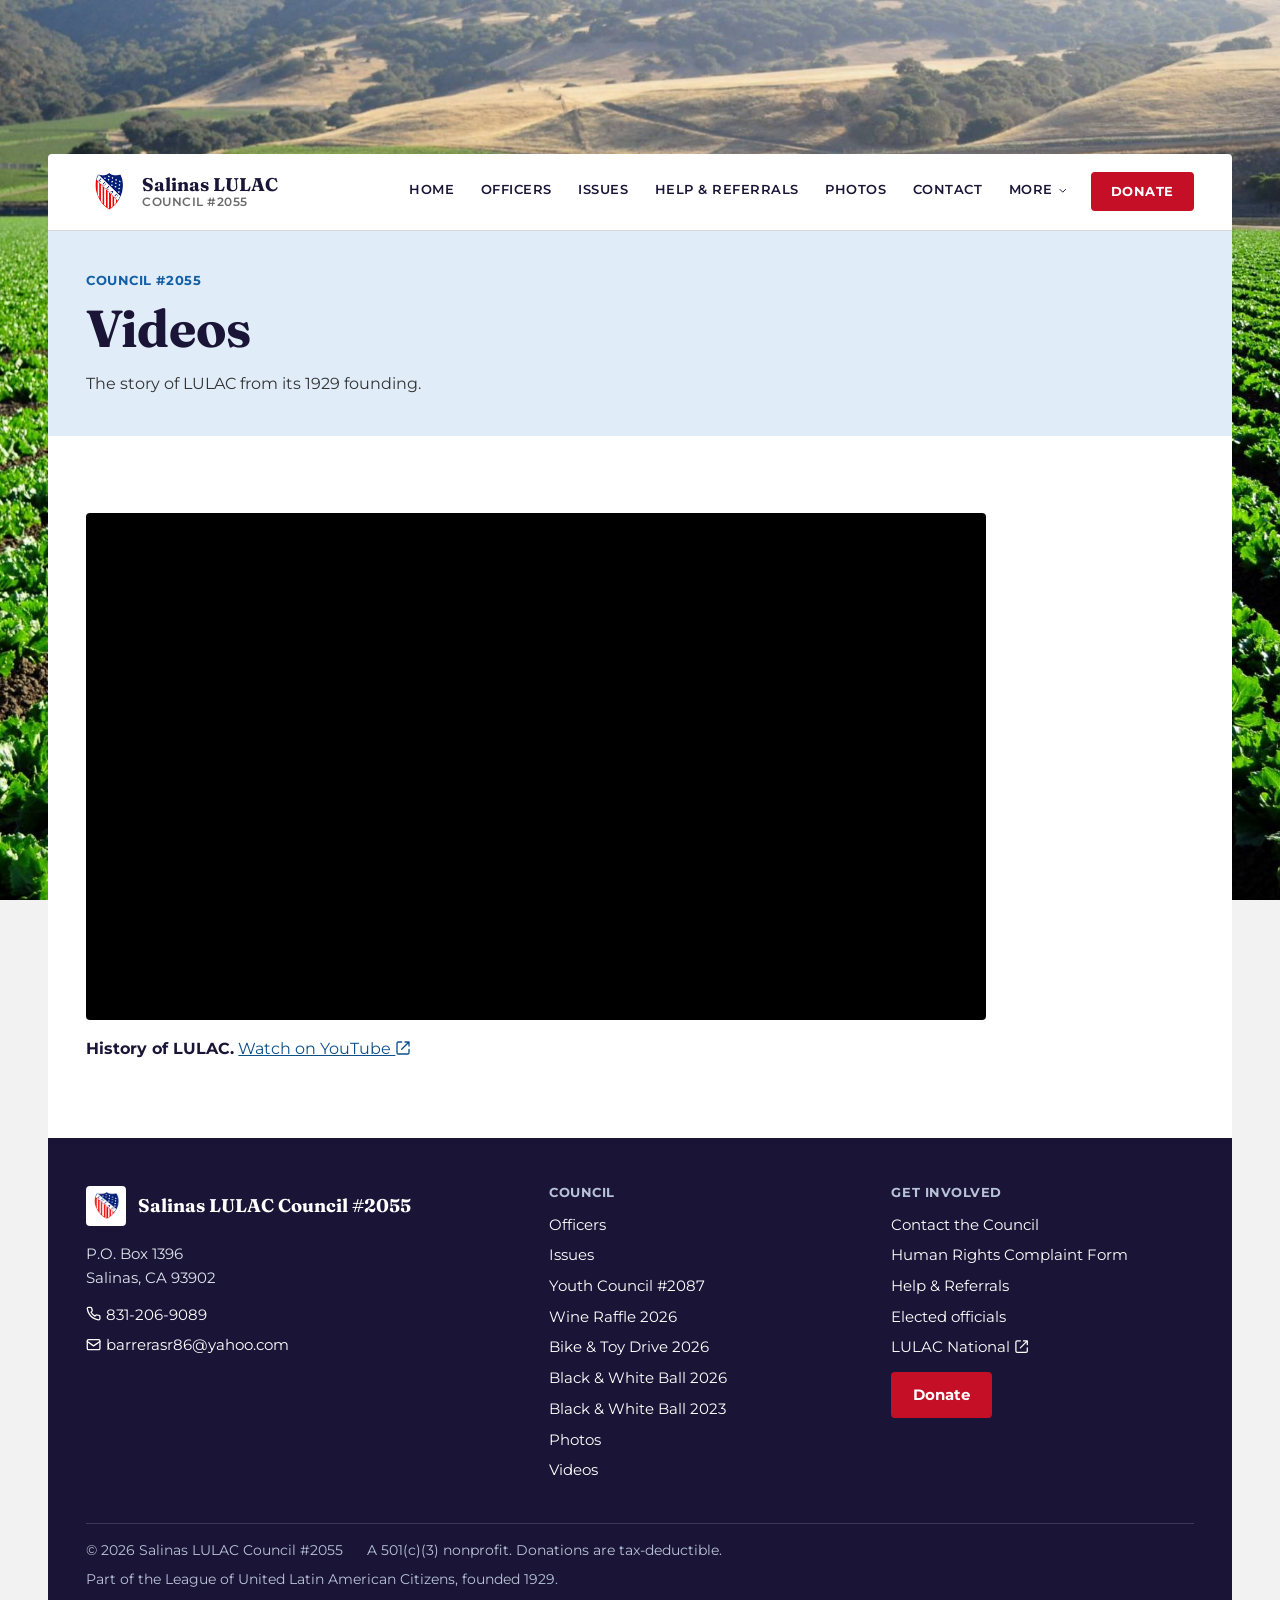
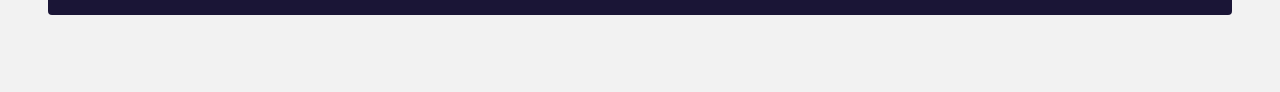
<file: videos.html>
<!DOCTYPE html>
<html lang="en">
<head>
  <meta charset="utf-8">
  <meta name="viewport" content="width=device-width, initial-scale=1">
  <title>Videos | Salinas LULAC Council #2055</title>
  <meta name="description" content="Watch the History of LULAC video shared by Salinas LULAC Council #2055.">
  <meta name="robots" content="index,follow">
  <link rel="canonical" href="https://lulacsalinas2055.org/videos.html">
  <meta property="og:type" content="website">
  <meta property="og:site_name" content="Salinas LULAC Council #2055">
  <meta property="og:title" content="Videos | Salinas LULAC Council #2055">
  <meta property="og:description" content="Watch the History of LULAC video shared by Salinas LULAC Council #2055.">
  <meta property="og:url" content="https://lulacsalinas2055.org/videos.html">
  <meta property="og:image" content="https://lulacsalinas2055.org/assets/img/og-image.jpg">
  <meta property="og:image:width" content="1200">
  <meta property="og:image:height" content="630">
  <meta property="og:image:alt" content="Salinas LULAC Council #2055, serving Hispanic families in the Salinas Valley since 1973">
  <meta name="twitter:card" content="summary_large_image">
  <meta name="theme-color" content="#0b2577">
  <link rel="icon" href="assets/img/lulac-logo.png" type="image/png">
  <link rel="preconnect" href="https://fonts.googleapis.com">
  <link rel="preconnect" href="https://fonts.gstatic.com" crossorigin>
  <link href="https://fonts.googleapis.com/css2?family=Fraunces:opsz,wght,WONK@9..144,500,0;9..144,700,0&family=Montserrat:wght@400;500;600;700&display=swap" rel="stylesheet">
  <link rel="stylesheet" href="assets/css/style.css">
  <script defer src="assets/js/script.js"></script>
</head>
<body>
  <a class="skip-link" href="#main-content">Skip to main content</a>

  <header class="site-header" data-header>
    <div class="container navbar">
      <a class="brand" href="index.html" aria-label="Salinas LULAC Council #2055 home">
        <img class="brand-logo" src="assets/img/lulac-logo.png" alt="">
        <span class="brand-copy"><strong>Salinas LULAC</strong><small>Council #2055</small></span>
      </a>
      <nav class="desktop-nav" aria-label="Primary">
        <a class="nav-link" href="index.html">Home</a>
        <a class="nav-link" href="officers.html">Officers</a>
        <a class="nav-link" href="issues.html">Issues</a>
        <a class="nav-link" href="help.html">Help &amp; Referrals</a>
        <a class="nav-link" href="photos.html">Photos</a>
        <a class="nav-link" href="contact.html">Contact</a>
        <div class="nav-dropdown" data-nav-dropdown>
          <button class="nav-link nav-dropdown-toggle" type="button" aria-expanded="false" aria-haspopup="true" aria-controls="moreMenu" data-nav-dropdown-toggle>
            More
            <svg class="icon" viewBox="0 0 24 24" aria-hidden="true"><path d="m6 9 6 6 6-6"/></svg>
          </button>
          <div class="nav-dropdown-menu" id="moreMenu" data-nav-dropdown-menu hidden>
            <a class="dropdown-link" href="youth.html">Youth Council</a>
            <a class="dropdown-link" href="politics.html">Politics</a>
            <a class="dropdown-link" href="sponsors-donors.html">Sponsors &amp; Donors</a>
            <a class="dropdown-link" href="wine-raffle-2026.html">Wine Raffle 2026</a>
            <a class="dropdown-link" href="bike-toy-drive-2026.html">Bike &amp; Toy Drive 2026</a>
            <a class="dropdown-link" href="black-white-ball-2026.html">Black &amp; White Ball 2026</a>
            <a class="dropdown-link" href="black-white-ball-2023.html">Black &amp; White Ball 2023</a>
            <a class="dropdown-link is-active" aria-current="page" href="videos.html">Videos</a>
            <a class="dropdown-link" href="coronavirus-resources.html">Coronavirus Response</a>
          </div>
        </div>
        <a class="btn btn-red nav-donate" href="contact.html#donate">Donate</a>
      </nav>
      <button class="mobile-toggle" type="button" aria-controls="mobileMenu" aria-expanded="false" aria-label="Open navigation" data-menu-toggle>
        <span class="mobile-toggle-bar"></span><span class="mobile-toggle-bar"></span><span class="mobile-toggle-bar"></span>
      </button>
    </div>
    <div class="mobile-menu-overlay" data-mobile-menu-overlay hidden></div>
    <nav class="mobile-menu" id="mobileMenu" aria-label="Mobile" data-mobile-menu hidden>
      <div class="mobile-menu-container">
        <a class="mobile-link" href="index.html">Home</a>
        <a class="mobile-link" href="officers.html">Officers</a>
        <a class="mobile-link" href="issues.html">Issues</a>
        <a class="mobile-link" href="help.html">Help &amp; Referrals</a>
        <a class="mobile-link" href="photos.html">Photos</a>
        <a class="mobile-link" href="contact.html">Contact</a>
        <a class="mobile-link" href="youth.html">Youth Council</a>
        <a class="mobile-link" href="politics.html">Politics</a>
        <a class="mobile-link" href="sponsors-donors.html">Sponsors &amp; Donors</a>
        <a class="mobile-link" href="wine-raffle-2026.html">Wine Raffle 2026</a>
        <a class="mobile-link" href="bike-toy-drive-2026.html">Bike &amp; Toy Drive 2026</a>
        <a class="mobile-link" href="black-white-ball-2026.html">Black &amp; White Ball 2026</a>
        <a class="mobile-link" href="black-white-ball-2023.html">Black &amp; White Ball 2023</a>
        <a class="mobile-link is-active" aria-current="page" href="videos.html">Videos</a>
        <a class="mobile-link" href="coronavirus-resources.html">Coronavirus Response</a>
        <a class="mobile-link mobile-donate btn btn-red" href="contact.html#donate">Donate</a>
      </div>
    </nav>
  </header>

  <main id="main-content">
<section class="page-head"><div class="container">
  <span class="label">Council #2055</span>
  <h1>Videos</h1>
  <p>The story of LULAC from its 1929 founding.</p>
</div></section>

<section class="section"><div class="container">
  <div class="video-box">
    <iframe src="https://www.youtube-nocookie.com/embed/OtKpIY6-EXo" title="History of LULAC" loading="lazy" allowfullscreen referrerpolicy="strict-origin-when-cross-origin"></iframe>
    <p><strong>History of LULAC.</strong> <a href="https://www.youtube.com/watch?v=OtKpIY6-EXo" rel="noopener" target="_blank">Watch on YouTube <svg class="icon" viewBox="0 0 24 24" aria-hidden="true"><path d="M15 3h6v6M10 14 21 3M21 14v5a2 2 0 0 1-2 2H5a2 2 0 0 1-2-2V5a2 2 0 0 1 2-2h5"/></svg></a></p>
  </div>
</div></section>
  </main>

  <footer class="site-footer">
    <div class="container">
      <div class="footer-grid">
        <div class="footer-col">
          <div class="footer-brand">
            <img src="assets/img/lulac-logo.png" alt="">
            <strong>Salinas LULAC Council #2055</strong>
          </div>
          <p>P.O. Box 1396<br>Salinas, CA 93902</p>
          <ul style="margin-top:.75rem">
            <li><a href="tel:+18312069089"><svg class="icon" viewBox="0 0 24 24" aria-hidden="true"><path d="M22 16.9v3a2 2 0 0 1-2.2 2 19.8 19.8 0 0 1-8.6-3.1 19.5 19.5 0 0 1-6-6A19.8 19.8 0 0 1 2.1 4.2 2 2 0 0 1 4.1 2h3a2 2 0 0 1 2 1.7c.1.9.4 1.8.7 2.7a2 2 0 0 1-.5 2.1L8 9.8a16 16 0 0 0 6.2 6.2l1.3-1.3a2 2 0 0 1 2.1-.5c.9.3 1.8.6 2.7.7a2 2 0 0 1 1.7 2z"/></svg> 831-206-9089</a></li>
            <li><a href="mailto:barrerasr86@yahoo.com"><svg class="icon" viewBox="0 0 24 24" aria-hidden="true"><rect x="2" y="4" width="20" height="16" rx="2"/><path d="m2 7 10 7 10-7"/></svg> barrerasr86@yahoo.com</a></li>
          </ul>
        </div>
        <div class="footer-col">
          <h2>Council</h2>
          <ul>
            <li><a href="officers.html">Officers</a></li>
            <li><a href="issues.html">Issues</a></li>
            <li><a href="youth.html">Youth Council #2087</a></li>
            <li><a href="wine-raffle-2026.html">Wine Raffle 2026</a></li>
            <li><a href="bike-toy-drive-2026.html">Bike &amp; Toy Drive 2026</a></li>
            <li><a href="black-white-ball-2026.html">Black &amp; White Ball 2026</a></li>
            <li><a href="black-white-ball-2023.html">Black &amp; White Ball 2023</a></li>
            <li><a href="photos.html">Photos</a></li>
            <li><a href="videos.html">Videos</a></li>
          </ul>
        </div>
        <div class="footer-col">
          <h2>Get involved</h2>
          <ul>
            <li><a href="contact.html">Contact the Council</a></li>
            <li><a href="contact.html#complaint-form">Human Rights Complaint Form</a></li>
            <li><a href="help.html">Help &amp; Referrals</a></li>
            <li><a href="politics.html">Elected officials</a></li>
            <li><a href="https://lulac.org/" rel="noopener" target="_blank">LULAC National <svg class="icon" viewBox="0 0 24 24" aria-hidden="true"><path d="M15 3h6v6M10 14 21 3M21 14v5a2 2 0 0 1-2 2H5a2 2 0 0 1-2-2V5a2 2 0 0 1 2-2h5"/></svg></a></li>
          </ul>
          <a class="btn btn-red" href="contact.html#donate">Donate</a>
        </div>
      </div>
      <div class="footer-bottom">
        <span>&copy; <span data-current-year>2026</span> Salinas LULAC Council #2055</span>
        <span>A 501(c)(3) nonprofit. Donations are tax-deductible.</span>
        <span>Part of the League of United Latin American Citizens, founded 1929.</span>
      </div>
    </div>
  </footer>
</body>
</html>
</file>
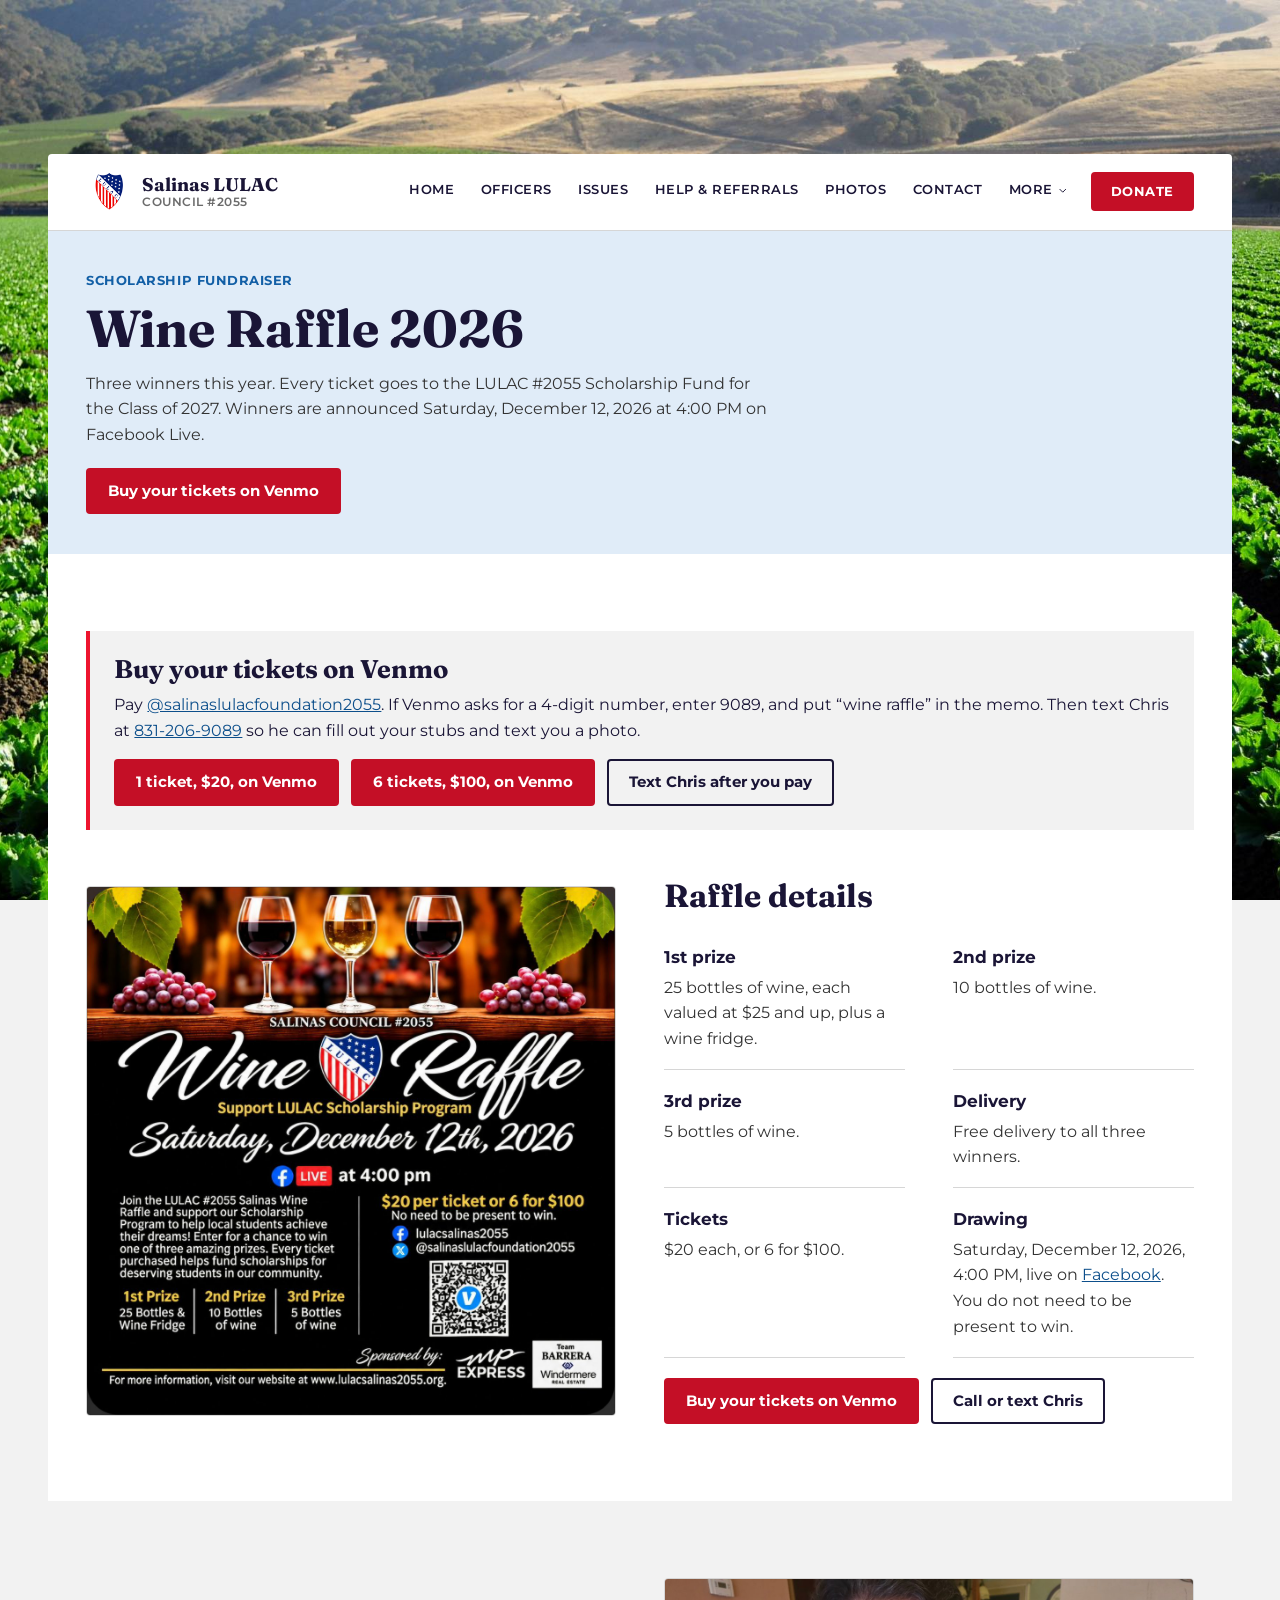
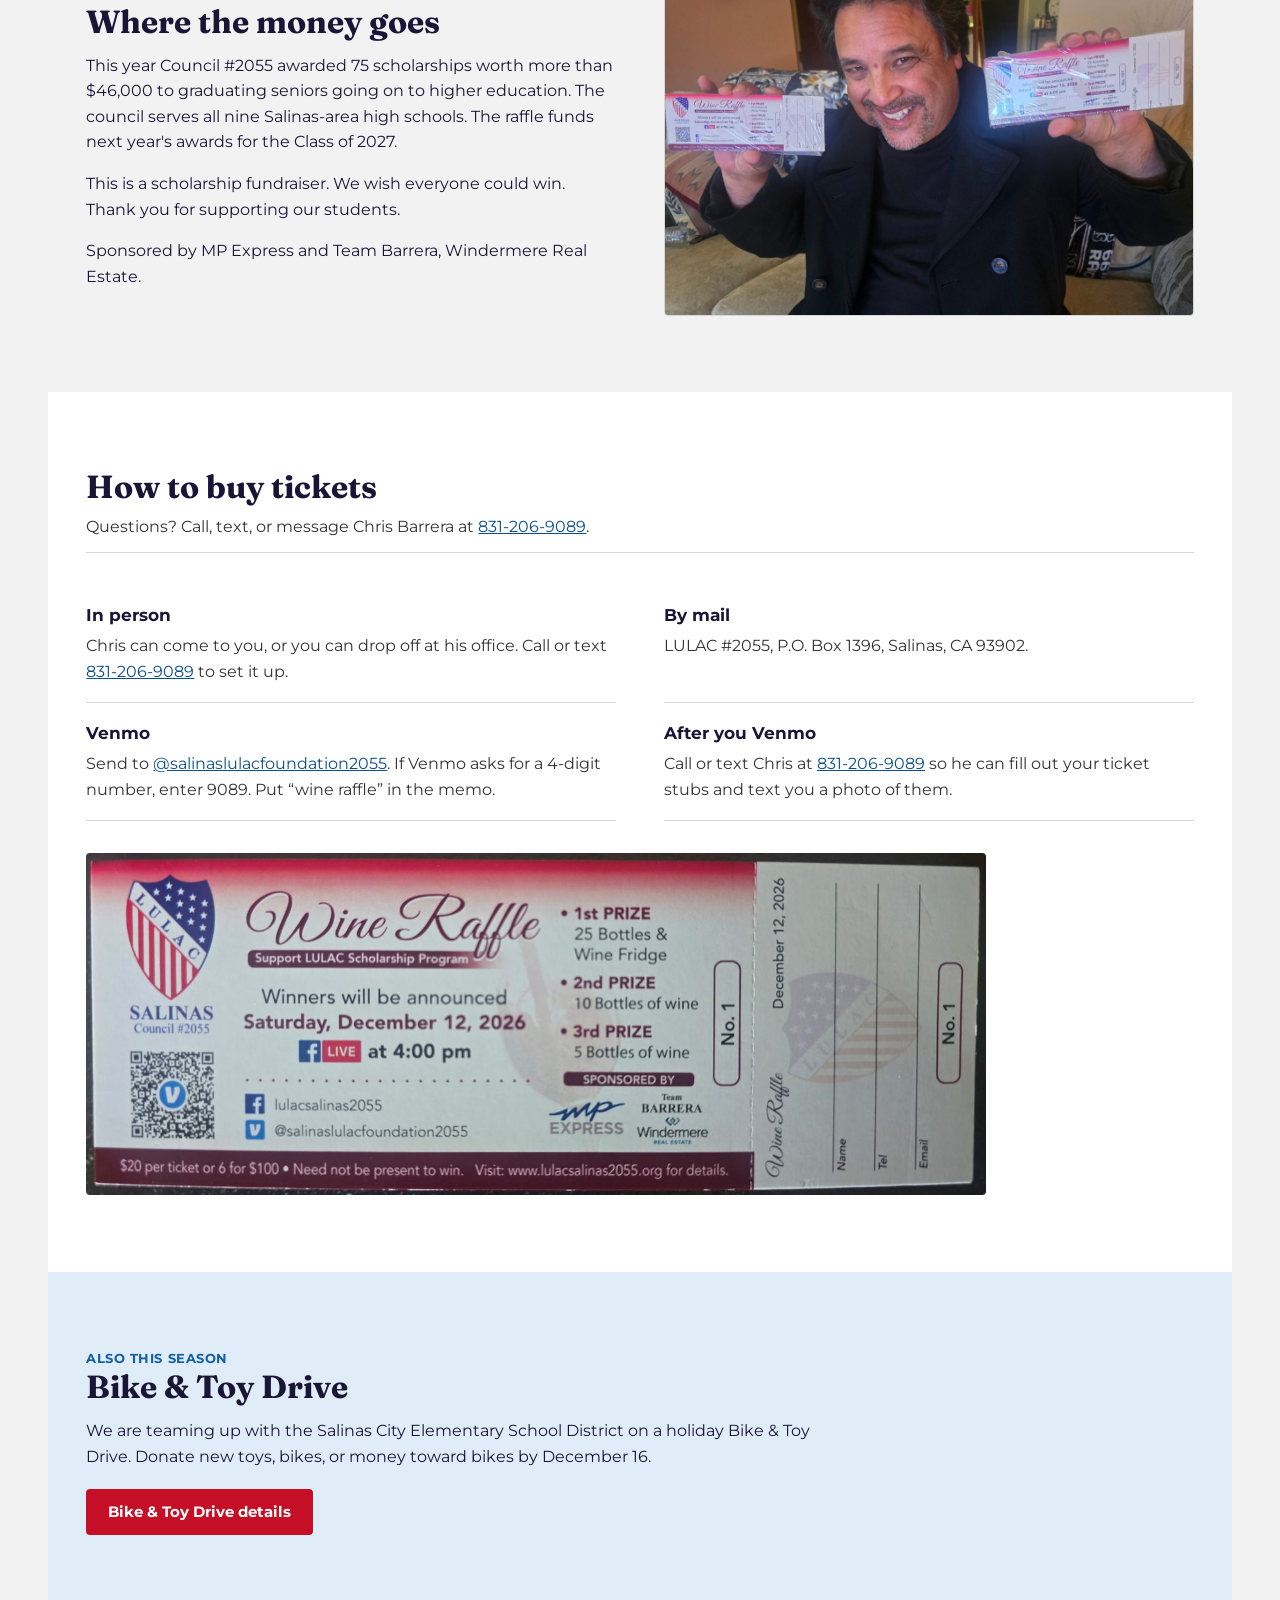
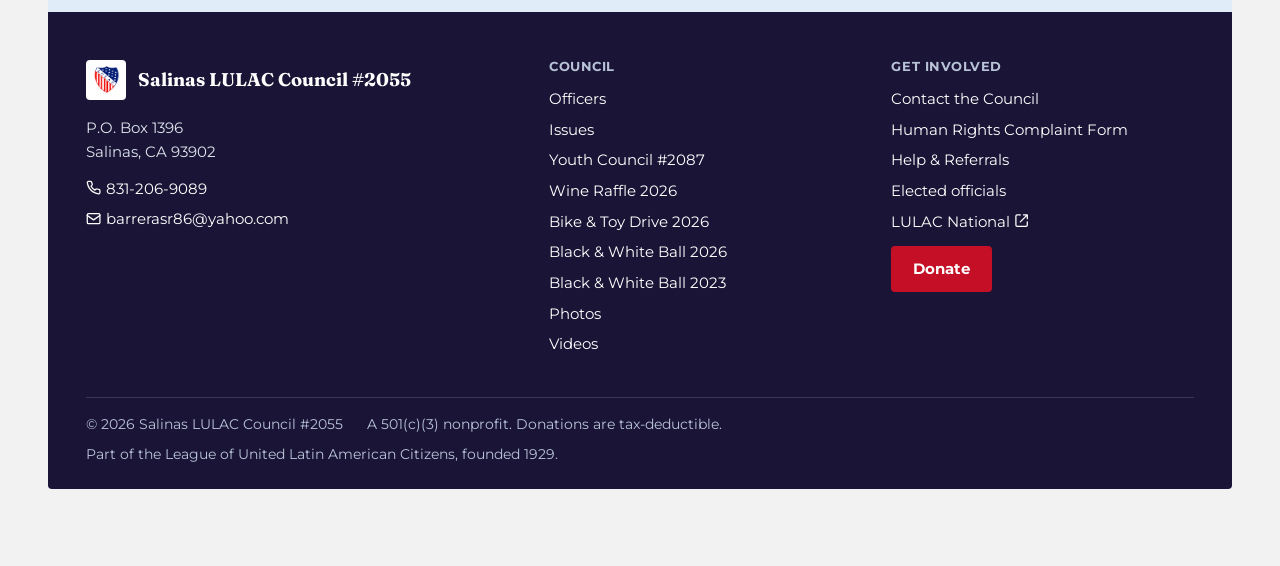
<file: wine-raffle-2026.html>
<!DOCTYPE html>
<html lang="en">
<head>
  <meta charset="utf-8">
  <meta name="viewport" content="width=device-width, initial-scale=1">
  <title>Wine Raffle 2026 | Salinas LULAC Council #2055</title>
  <meta name="description" content="Salinas LULAC Council #2055 Wine Raffle for the scholarship fund. Three winners announced Saturday, December 12, 2026 at 4:00 PM on Facebook Live. $20 per ticket or 6 for $100.">
  <meta name="robots" content="index,follow">
  <link rel="canonical" href="https://lulacsalinas2055.org/wine-raffle-2026.html">
  <meta property="og:type" content="website">
  <meta property="og:site_name" content="Salinas LULAC Council #2055">
  <meta property="og:title" content="Wine Raffle 2026 | Salinas LULAC Council #2055">
  <meta property="og:description" content="Salinas LULAC Council #2055 Wine Raffle for the scholarship fund. Three winners announced Saturday, December 12, 2026 at 4:00 PM on Facebook Live. $20 per ticket or 6 for $100.">
  <meta property="og:url" content="https://lulacsalinas2055.org/wine-raffle-2026.html">
  <meta property="og:image" content="https://lulacsalinas2055.org/assets/img/og-wine-raffle-2026.jpg">
  <meta property="og:image:width" content="1200">
  <meta property="og:image:height" content="630">
  <meta property="og:image:alt" content="Salinas LULAC Council #2055 Wine Raffle, drawing December 12, 2026. Three winners, $20 a ticket or 6 for $100.">
  <meta name="twitter:card" content="summary_large_image">
  <meta name="theme-color" content="#0b2577">
  <link rel="icon" href="assets/img/lulac-logo.png" type="image/png">
  <link rel="preconnect" href="https://fonts.googleapis.com">
  <link rel="preconnect" href="https://fonts.gstatic.com" crossorigin>
  <link href="https://fonts.googleapis.com/css2?family=Fraunces:opsz,wght,WONK@9..144,500,0;9..144,700,0&family=Montserrat:wght@400;500;600;700&display=swap" rel="stylesheet">
  <link rel="stylesheet" href="assets/css/style.css">
  <script defer src="assets/js/script.js"></script>
</head>
<body>
  <a class="skip-link" href="#main-content">Skip to main content</a>

  <header class="site-header" data-header>
    <div class="container navbar">
      <a class="brand" href="index.html" aria-label="Salinas LULAC Council #2055 home">
        <img class="brand-logo" src="assets/img/lulac-logo.png" alt="">
        <span class="brand-copy"><strong>Salinas LULAC</strong><small>Council #2055</small></span>
      </a>
      <nav class="desktop-nav" aria-label="Primary">
        <a class="nav-link" href="index.html">Home</a>
        <a class="nav-link" href="officers.html">Officers</a>
        <a class="nav-link" href="issues.html">Issues</a>
        <a class="nav-link" href="help.html">Help &amp; Referrals</a>
        <a class="nav-link" href="photos.html">Photos</a>
        <a class="nav-link" href="contact.html">Contact</a>
        <div class="nav-dropdown" data-nav-dropdown>
          <button class="nav-link nav-dropdown-toggle" type="button" aria-expanded="false" aria-haspopup="true" aria-controls="moreMenu" data-nav-dropdown-toggle>
            More
            <svg class="icon" viewBox="0 0 24 24" aria-hidden="true"><path d="m6 9 6 6 6-6"/></svg>
          </button>
          <div class="nav-dropdown-menu" id="moreMenu" data-nav-dropdown-menu hidden>
            <a class="dropdown-link" href="youth.html">Youth Council</a>
            <a class="dropdown-link" href="politics.html">Politics</a>
            <a class="dropdown-link" href="sponsors-donors.html">Sponsors &amp; Donors</a>
            <a class="dropdown-link is-active" aria-current="page" href="wine-raffle-2026.html">Wine Raffle 2026</a>
            <a class="dropdown-link" href="bike-toy-drive-2026.html">Bike &amp; Toy Drive 2026</a>
            <a class="dropdown-link" href="black-white-ball-2026.html">Black &amp; White Ball 2026</a>
            <a class="dropdown-link" href="black-white-ball-2023.html">Black &amp; White Ball 2023</a>
            <a class="dropdown-link" href="videos.html">Videos</a>
            <a class="dropdown-link" href="coronavirus-resources.html">Coronavirus Response</a>
          </div>
        </div>
        <a class="btn btn-red nav-donate" href="contact.html#donate">Donate</a>
      </nav>
      <button class="mobile-toggle" type="button" aria-controls="mobileMenu" aria-expanded="false" aria-label="Open navigation" data-menu-toggle>
        <span class="mobile-toggle-bar"></span><span class="mobile-toggle-bar"></span><span class="mobile-toggle-bar"></span>
      </button>
    </div>
    <div class="mobile-menu-overlay" data-mobile-menu-overlay hidden></div>
    <nav class="mobile-menu" id="mobileMenu" aria-label="Mobile" data-mobile-menu hidden>
      <div class="mobile-menu-container">
        <a class="mobile-link" href="index.html">Home</a>
        <a class="mobile-link" href="officers.html">Officers</a>
        <a class="mobile-link" href="issues.html">Issues</a>
        <a class="mobile-link" href="help.html">Help &amp; Referrals</a>
        <a class="mobile-link" href="photos.html">Photos</a>
        <a class="mobile-link" href="contact.html">Contact</a>
        <a class="mobile-link" href="youth.html">Youth Council</a>
        <a class="mobile-link" href="politics.html">Politics</a>
        <a class="mobile-link" href="sponsors-donors.html">Sponsors &amp; Donors</a>
        <a class="mobile-link is-active" aria-current="page" href="wine-raffle-2026.html">Wine Raffle 2026</a>
        <a class="mobile-link" href="bike-toy-drive-2026.html">Bike &amp; Toy Drive 2026</a>
        <a class="mobile-link" href="black-white-ball-2026.html">Black &amp; White Ball 2026</a>
        <a class="mobile-link" href="black-white-ball-2023.html">Black &amp; White Ball 2023</a>
        <a class="mobile-link" href="videos.html">Videos</a>
        <a class="mobile-link" href="coronavirus-resources.html">Coronavirus Response</a>
        <a class="mobile-link mobile-donate btn btn-red" href="contact.html#donate">Donate</a>
      </div>
    </nav>
  </header>

  <main id="main-content">
<section class="page-head"><div class="container">
  <span class="label">Scholarship fundraiser</span>
  <h1>Wine Raffle 2026</h1>
  <p>Three winners this year. Every ticket goes to the LULAC #2055 Scholarship Fund for the Class of 2027. Winners are announced Saturday, December 12, 2026 at 4:00 PM on Facebook Live.</p>
  <div class="btn-row"><a class="btn btn-red" href="#buy-on-venmo">Buy your tickets on Venmo</a></div>
</div></section>

<section class="section"><div class="container">
  <aside class="about-aside" id="buy-on-venmo" style="margin-bottom:3rem">
    <h2 style="font-family:var(--font-display);font-size:1.6rem">Buy your tickets on Venmo</h2>
    <p>Pay <a href="https://venmo.com/u/salinaslulacfoundation2055" target="_blank" rel="noopener">@salinaslulacfoundation2055</a>. If Venmo asks for a 4-digit number, enter 9089, and put &ldquo;wine raffle&rdquo; in the memo. Then text Chris at <a href="sms:+18312069089">831-206-9089</a> so he can fill out your stubs and text you a photo.</p>
    <div class="btn-row">
      <a class="btn btn-red" href="https://venmo.com/salinaslulacfoundation2055?txn=pay&amp;note=wine%20raffle&amp;amount=20" target="_blank" rel="noopener">1 ticket, $20, on Venmo</a>
      <a class="btn btn-red" href="https://venmo.com/salinaslulacfoundation2055?txn=pay&amp;note=wine%20raffle&amp;amount=100" target="_blank" rel="noopener">6 tickets, $100, on Venmo</a>
      <a class="btn btn-outline-dark" href="sms:+18312069089">Text Chris after you pay</a>
    </div>
  </aside>
  <div class="feature">
    <img src="assets/img/wine-raffle-2026-flyer.jpg" width="1200" height="1200" alt="Wine Raffle flyer: Salinas Council #2055 Wine Raffle, Support LULAC Scholarship Program. Saturday, December 12th, 2026, Facebook Live at 4:00 PM. $20 per ticket or 6 for $100, no need to be present to win. 1st prize 25 bottles and a wine fridge, 2nd prize 10 bottles of wine, 3rd prize 5 bottles of wine. Venmo QR code. Sponsored by MP Express and Team Barrera, Windermere Real Estate.">
    <div>
      <h2>Raffle details</h2>
      <dl class="dl-grid">
        <div><dt>1st prize</dt><dd>25 bottles of wine, each valued at $25 and up, plus a wine fridge.</dd></div>
        <div><dt>2nd prize</dt><dd>10 bottles of wine.</dd></div>
        <div><dt>3rd prize</dt><dd>5 bottles of wine.</dd></div>
        <div><dt>Delivery</dt><dd>Free delivery to all three winners.</dd></div>
        <div><dt>Tickets</dt><dd>$20 each, or 6 for $100.</dd></div>
        <div><dt>Drawing</dt><dd>Saturday, December 12, 2026, 4:00 PM, live on <a href="https://www.facebook.com/lulacsalinas2055" target="_blank" rel="noopener">Facebook</a>. You do not need to be present to win.</dd></div>
      </dl>
      <div class="btn-row">
        <a class="btn btn-red" href="#buy-on-venmo">Buy your tickets on Venmo</a>
        <a class="btn btn-outline-dark" href="tel:+18312069089">Call or text Chris</a>
      </div>
    </div>
  </div>
</div></section>

<section class="section section-gray" aria-labelledby="whyTitle"><div class="container">
  <div class="feature">
    <div>
      <h2 id="whyTitle">Where the money goes</h2>
      <p class="copy">This year Council #2055 awarded 75 scholarships worth more than $46,000 to graduating seniors going on to higher education. The council serves all nine Salinas-area high schools. The raffle funds next year's awards for the Class of 2027.</p>
      <p class="copy" style="margin-top:1rem">This is a scholarship fundraiser. We wish everyone could win. Thank you for supporting our students.</p>
      <p class="copy" style="margin-top:1rem">Sponsored by MP Express and Team Barrera, Windermere Real Estate.</p>
    </div>
    <img src="assets/img/wine-raffle-2026-tickets-chris-barrera.jpg" width="1200" height="764" alt="Christopher Barrera, president of Council #2055, holding up two packs of Wine Raffle tickets" loading="lazy">
  </div>
</div></section>

<section class="section" aria-labelledby="buyTitle"><div class="container">
  <div class="section-head">
    <h2 id="buyTitle">How to buy tickets</h2>
    <p>Questions? Call, text, or message Chris Barrera at <a href="tel:+18312069089">831-206-9089</a>.</p>
  </div>
  <dl class="dl-grid">
    <div><dt>In person</dt><dd>Chris can come to you, or you can drop off at his office. Call or text <a href="tel:+18312069089">831-206-9089</a> to set it up.</dd></div>
    <div><dt>By mail</dt><dd>LULAC #2055, P.O. Box 1396, Salinas, CA 93902.</dd></div>
    <div><dt>Venmo</dt><dd>Send to <a href="https://venmo.com/u/salinaslulacfoundation2055" target="_blank" rel="noopener">@salinaslulacfoundation2055</a>. If Venmo asks for a 4-digit number, enter 9089. Put &ldquo;wine raffle&rdquo; in the memo.</dd></div>
    <div><dt>After you Venmo</dt><dd>Call or text Chris at <a href="tel:+18312069089">831-206-9089</a> so he can fill out your ticket stubs and text you a photo of them.</dd></div>
  </dl>
  <figure style="margin-top:2rem">
    <img src="assets/img/wine-raffle-2026-ticket.jpg" width="1400" height="532" alt="A Wine Raffle ticket, number 1, with a tear-off stub for name, phone, and email" loading="lazy" style="width:100%;max-width:900px;border-radius:4px">
  </figure>
</div></section>

<section class="section section-blue" aria-labelledby="alsoTitle"><div class="container">
  <span class="label label-blue">Also this season</span>
  <h2 id="alsoTitle">Bike &amp; Toy Drive</h2>
  <p class="copy" style="margin-top:.75rem">We are teaming up with the Salinas City Elementary School District on a holiday Bike &amp; Toy Drive. Donate new toys, bikes, or money toward bikes by December 16.</p>
  <div class="btn-row"><a class="btn btn-red" href="bike-toy-drive-2026.html">Bike &amp; Toy Drive details</a></div>
</div></section>
  </main>

  <footer class="site-footer">
    <div class="container">
      <div class="footer-grid">
        <div class="footer-col">
          <div class="footer-brand">
            <img src="assets/img/lulac-logo.png" alt="">
            <strong>Salinas LULAC Council #2055</strong>
          </div>
          <p>P.O. Box 1396<br>Salinas, CA 93902</p>
          <ul style="margin-top:.75rem">
            <li><a href="tel:+18312069089"><svg class="icon" viewBox="0 0 24 24" aria-hidden="true"><path d="M22 16.9v3a2 2 0 0 1-2.2 2 19.8 19.8 0 0 1-8.6-3.1 19.5 19.5 0 0 1-6-6A19.8 19.8 0 0 1 2.1 4.2 2 2 0 0 1 4.1 2h3a2 2 0 0 1 2 1.7c.1.9.4 1.8.7 2.7a2 2 0 0 1-.5 2.1L8 9.8a16 16 0 0 0 6.2 6.2l1.3-1.3a2 2 0 0 1 2.1-.5c.9.3 1.8.6 2.7.7a2 2 0 0 1 1.7 2z"/></svg> 831-206-9089</a></li>
            <li><a href="mailto:barrerasr86@yahoo.com"><svg class="icon" viewBox="0 0 24 24" aria-hidden="true"><rect x="2" y="4" width="20" height="16" rx="2"/><path d="m2 7 10 7 10-7"/></svg> barrerasr86@yahoo.com</a></li>
          </ul>
        </div>
        <div class="footer-col">
          <h2>Council</h2>
          <ul>
            <li><a href="officers.html">Officers</a></li>
            <li><a href="issues.html">Issues</a></li>
            <li><a href="youth.html">Youth Council #2087</a></li>
            <li><a href="wine-raffle-2026.html">Wine Raffle 2026</a></li>
            <li><a href="bike-toy-drive-2026.html">Bike &amp; Toy Drive 2026</a></li>
            <li><a href="black-white-ball-2026.html">Black &amp; White Ball 2026</a></li>
            <li><a href="black-white-ball-2023.html">Black &amp; White Ball 2023</a></li>
            <li><a href="photos.html">Photos</a></li>
            <li><a href="videos.html">Videos</a></li>
          </ul>
        </div>
        <div class="footer-col">
          <h2>Get involved</h2>
          <ul>
            <li><a href="contact.html">Contact the Council</a></li>
            <li><a href="contact.html#complaint-form">Human Rights Complaint Form</a></li>
            <li><a href="help.html">Help &amp; Referrals</a></li>
            <li><a href="politics.html">Elected officials</a></li>
            <li><a href="https://lulac.org/" rel="noopener" target="_blank">LULAC National <svg class="icon" viewBox="0 0 24 24" aria-hidden="true"><path d="M15 3h6v6M10 14 21 3M21 14v5a2 2 0 0 1-2 2H5a2 2 0 0 1-2-2V5a2 2 0 0 1 2-2h5"/></svg></a></li>
          </ul>
          <a class="btn btn-red" href="contact.html#donate">Donate</a>
        </div>
      </div>
      <div class="footer-bottom">
        <span>&copy; <span data-current-year>2026</span> Salinas LULAC Council #2055</span>
        <span>A 501(c)(3) nonprofit. Donations are tax-deductible.</span>
        <span>Part of the League of United Latin American Citizens, founded 1929.</span>
      </div>
    </div>
  </footer>
</body>
</html>
</file>
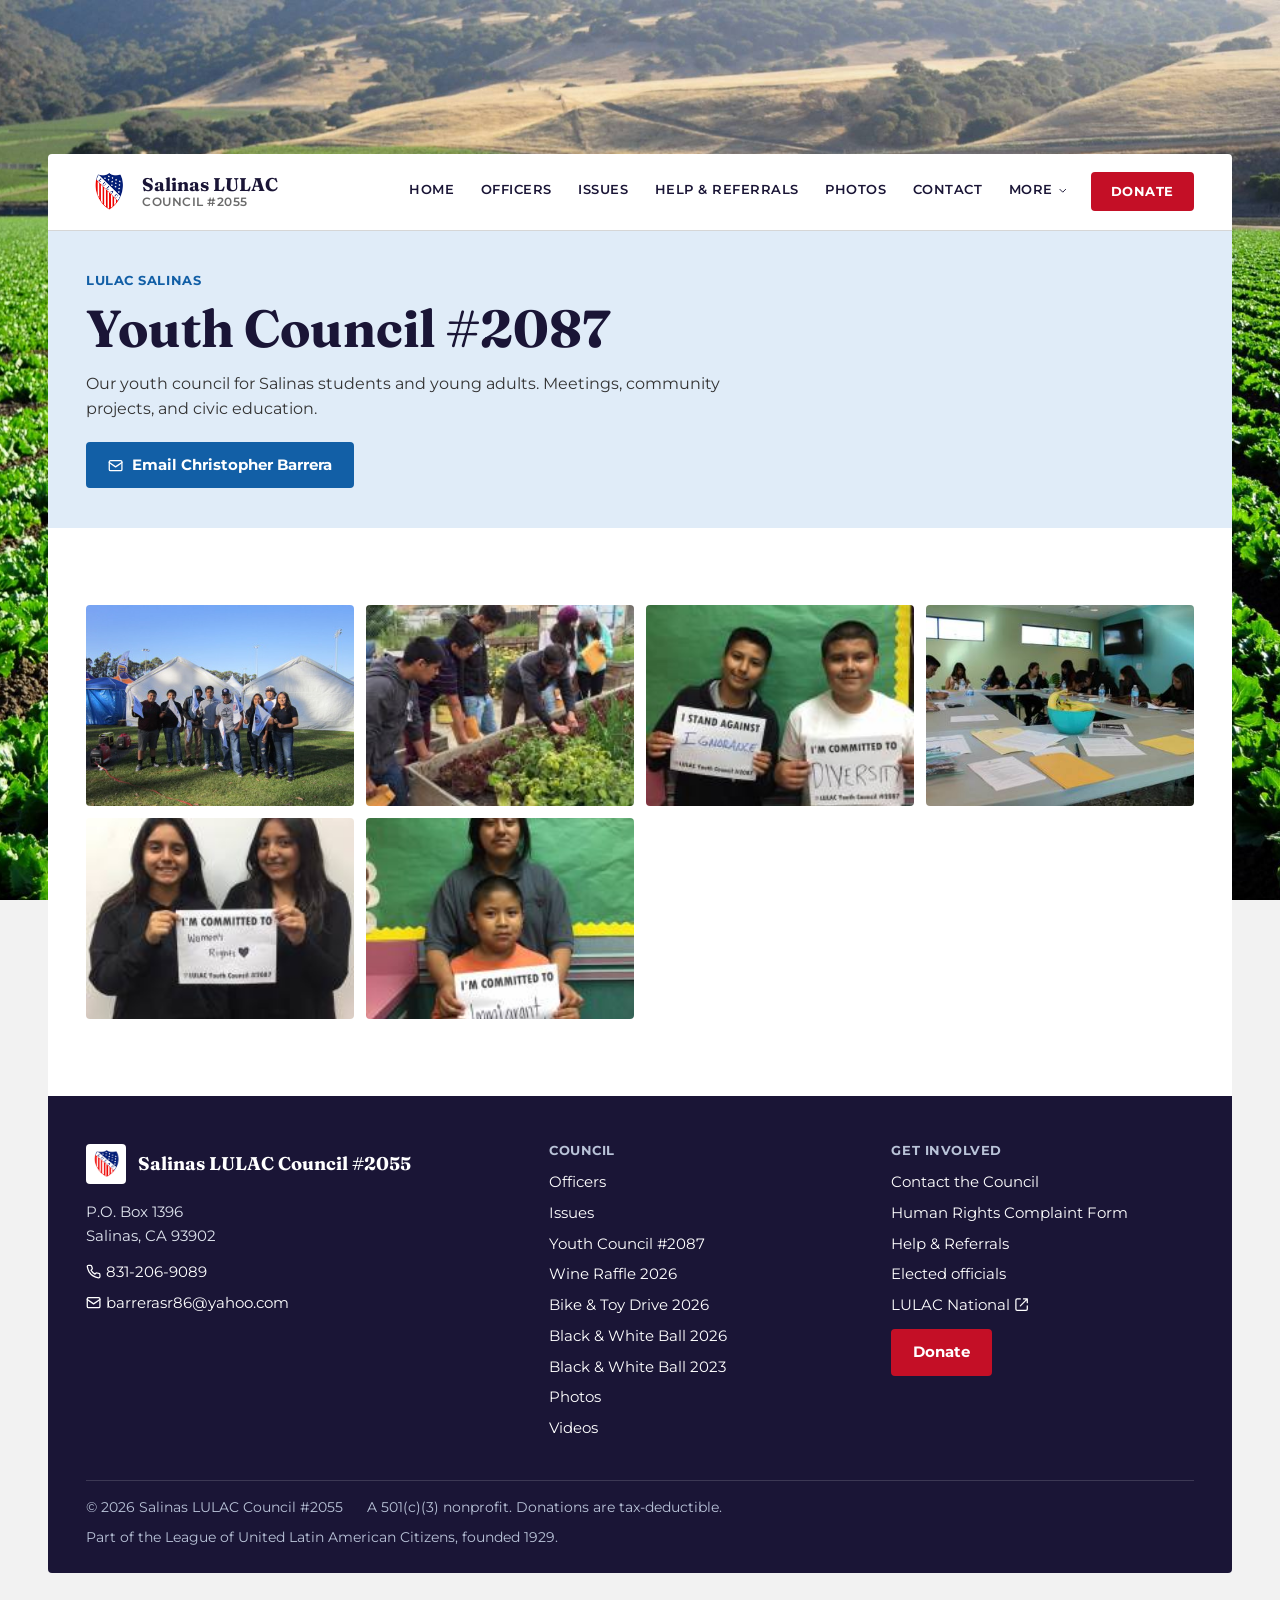
<file: youth.html>
<!DOCTYPE html>
<html lang="en">
<head>
  <meta charset="utf-8">
  <meta name="viewport" content="width=device-width, initial-scale=1">
  <title>Youth Council #2087 | Salinas LULAC Council #2055</title>
  <meta name="description" content="Salinas LULAC Youth Council #2087, the council for students and young adults, with photos and contact information.">
  <meta name="robots" content="index,follow">
  <link rel="canonical" href="https://lulacsalinas2055.org/youth.html">
  <meta property="og:type" content="website">
  <meta property="og:site_name" content="Salinas LULAC Council #2055">
  <meta property="og:title" content="Youth Council #2087 | Salinas LULAC Council #2055">
  <meta property="og:description" content="Salinas LULAC Youth Council #2087, the council for students and young adults, with photos and contact information.">
  <meta property="og:url" content="https://lulacsalinas2055.org/youth.html">
  <meta property="og:image" content="https://lulacsalinas2055.org/assets/img/og-image.jpg">
  <meta property="og:image:width" content="1200">
  <meta property="og:image:height" content="630">
  <meta property="og:image:alt" content="Salinas LULAC Council #2055, serving Hispanic families in the Salinas Valley since 1973">
  <meta name="twitter:card" content="summary_large_image">
  <meta name="theme-color" content="#0b2577">
  <link rel="icon" href="assets/img/lulac-logo.png" type="image/png">
  <link rel="preconnect" href="https://fonts.googleapis.com">
  <link rel="preconnect" href="https://fonts.gstatic.com" crossorigin>
  <link href="https://fonts.googleapis.com/css2?family=Fraunces:opsz,wght,WONK@9..144,500,0;9..144,700,0&family=Montserrat:wght@400;500;600;700&display=swap" rel="stylesheet">
  <link rel="stylesheet" href="assets/css/style.css">
  <script defer src="assets/js/script.js"></script>
</head>
<body>
  <a class="skip-link" href="#main-content">Skip to main content</a>

  <header class="site-header" data-header>
    <div class="container navbar">
      <a class="brand" href="index.html" aria-label="Salinas LULAC Council #2055 home">
        <img class="brand-logo" src="assets/img/lulac-logo.png" alt="">
        <span class="brand-copy"><strong>Salinas LULAC</strong><small>Council #2055</small></span>
      </a>
      <nav class="desktop-nav" aria-label="Primary">
        <a class="nav-link" href="index.html">Home</a>
        <a class="nav-link" href="officers.html">Officers</a>
        <a class="nav-link" href="issues.html">Issues</a>
        <a class="nav-link" href="help.html">Help &amp; Referrals</a>
        <a class="nav-link" href="photos.html">Photos</a>
        <a class="nav-link" href="contact.html">Contact</a>
        <div class="nav-dropdown" data-nav-dropdown>
          <button class="nav-link nav-dropdown-toggle" type="button" aria-expanded="false" aria-haspopup="true" aria-controls="moreMenu" data-nav-dropdown-toggle>
            More
            <svg class="icon" viewBox="0 0 24 24" aria-hidden="true"><path d="m6 9 6 6 6-6"/></svg>
          </button>
          <div class="nav-dropdown-menu" id="moreMenu" data-nav-dropdown-menu hidden>
            <a class="dropdown-link is-active" aria-current="page" href="youth.html">Youth Council</a>
            <a class="dropdown-link" href="politics.html">Politics</a>
            <a class="dropdown-link" href="sponsors-donors.html">Sponsors &amp; Donors</a>
            <a class="dropdown-link" href="wine-raffle-2026.html">Wine Raffle 2026</a>
            <a class="dropdown-link" href="bike-toy-drive-2026.html">Bike &amp; Toy Drive 2026</a>
            <a class="dropdown-link" href="black-white-ball-2026.html">Black &amp; White Ball 2026</a>
            <a class="dropdown-link" href="black-white-ball-2023.html">Black &amp; White Ball 2023</a>
            <a class="dropdown-link" href="videos.html">Videos</a>
            <a class="dropdown-link" href="coronavirus-resources.html">Coronavirus Response</a>
          </div>
        </div>
        <a class="btn btn-red nav-donate" href="contact.html#donate">Donate</a>
      </nav>
      <button class="mobile-toggle" type="button" aria-controls="mobileMenu" aria-expanded="false" aria-label="Open navigation" data-menu-toggle>
        <span class="mobile-toggle-bar"></span><span class="mobile-toggle-bar"></span><span class="mobile-toggle-bar"></span>
      </button>
    </div>
    <div class="mobile-menu-overlay" data-mobile-menu-overlay hidden></div>
    <nav class="mobile-menu" id="mobileMenu" aria-label="Mobile" data-mobile-menu hidden>
      <div class="mobile-menu-container">
        <a class="mobile-link" href="index.html">Home</a>
        <a class="mobile-link" href="officers.html">Officers</a>
        <a class="mobile-link" href="issues.html">Issues</a>
        <a class="mobile-link" href="help.html">Help &amp; Referrals</a>
        <a class="mobile-link" href="photos.html">Photos</a>
        <a class="mobile-link" href="contact.html">Contact</a>
        <a class="mobile-link is-active" aria-current="page" href="youth.html">Youth Council</a>
        <a class="mobile-link" href="politics.html">Politics</a>
        <a class="mobile-link" href="sponsors-donors.html">Sponsors &amp; Donors</a>
        <a class="mobile-link" href="wine-raffle-2026.html">Wine Raffle 2026</a>
        <a class="mobile-link" href="bike-toy-drive-2026.html">Bike &amp; Toy Drive 2026</a>
        <a class="mobile-link" href="black-white-ball-2026.html">Black &amp; White Ball 2026</a>
        <a class="mobile-link" href="black-white-ball-2023.html">Black &amp; White Ball 2023</a>
        <a class="mobile-link" href="videos.html">Videos</a>
        <a class="mobile-link" href="coronavirus-resources.html">Coronavirus Response</a>
        <a class="mobile-link mobile-donate btn btn-red" href="contact.html#donate">Donate</a>
      </div>
    </nav>
  </header>

  <main id="main-content">
<section class="page-head"><div class="container">
  <span class="label">LULAC Salinas</span>
  <h1>Youth Council #2087</h1>
  <p>Our youth council for Salinas students and young adults. Meetings, community projects, and civic education.</p>
  <div class="btn-row">
    <a class="btn btn-blue" href="mailto:barrerasr86@yahoo.com"><svg class="icon" viewBox="0 0 24 24" aria-hidden="true"><rect x="2" y="4" width="20" height="16" rx="2"/><path d="m2 7 10 7 10-7"/></svg> Email Christopher Barrera</a>
  </div>
</div></section>

<section class="section"><div class="container">
  <div class="photo-grid">
    <figure><img loading="lazy" src="assets/img/youth-1.jpg" alt="Teens holding pennants outside white event tents on a grassy field"></figure>
    <figure><img loading="lazy" src="assets/img/youth-3.jpg" alt="Students harvesting vegetables from a raised garden bed"></figure>
    <figure><img loading="lazy" src="assets/img/youth-4.jpg" alt="Two students holding signs reading I stand against ignorance and I'm committed to diversity"></figure>
    <figure><img loading="lazy" src="assets/img/youth-5.jpg" alt="Students seated around tables taking notes during a meeting"></figure>
    <figure><img loading="lazy" src="assets/img/youth-6.jpg" alt="Two girls holding a sign reading I'm committed to Women's Rights"></figure>
    <figure><img loading="lazy" src="assets/img/youth-7.jpg" alt="Two students holding a sign reading I'm committed to Immigrant Rights"></figure>
  </div>
</div></section>
  </main>

  <footer class="site-footer">
    <div class="container">
      <div class="footer-grid">
        <div class="footer-col">
          <div class="footer-brand">
            <img src="assets/img/lulac-logo.png" alt="">
            <strong>Salinas LULAC Council #2055</strong>
          </div>
          <p>P.O. Box 1396<br>Salinas, CA 93902</p>
          <ul style="margin-top:.75rem">
            <li><a href="tel:+18312069089"><svg class="icon" viewBox="0 0 24 24" aria-hidden="true"><path d="M22 16.9v3a2 2 0 0 1-2.2 2 19.8 19.8 0 0 1-8.6-3.1 19.5 19.5 0 0 1-6-6A19.8 19.8 0 0 1 2.1 4.2 2 2 0 0 1 4.1 2h3a2 2 0 0 1 2 1.7c.1.9.4 1.8.7 2.7a2 2 0 0 1-.5 2.1L8 9.8a16 16 0 0 0 6.2 6.2l1.3-1.3a2 2 0 0 1 2.1-.5c.9.3 1.8.6 2.7.7a2 2 0 0 1 1.7 2z"/></svg> 831-206-9089</a></li>
            <li><a href="mailto:barrerasr86@yahoo.com"><svg class="icon" viewBox="0 0 24 24" aria-hidden="true"><rect x="2" y="4" width="20" height="16" rx="2"/><path d="m2 7 10 7 10-7"/></svg> barrerasr86@yahoo.com</a></li>
          </ul>
        </div>
        <div class="footer-col">
          <h2>Council</h2>
          <ul>
            <li><a href="officers.html">Officers</a></li>
            <li><a href="issues.html">Issues</a></li>
            <li><a href="youth.html">Youth Council #2087</a></li>
            <li><a href="wine-raffle-2026.html">Wine Raffle 2026</a></li>
            <li><a href="bike-toy-drive-2026.html">Bike &amp; Toy Drive 2026</a></li>
            <li><a href="black-white-ball-2026.html">Black &amp; White Ball 2026</a></li>
            <li><a href="black-white-ball-2023.html">Black &amp; White Ball 2023</a></li>
            <li><a href="photos.html">Photos</a></li>
            <li><a href="videos.html">Videos</a></li>
          </ul>
        </div>
        <div class="footer-col">
          <h2>Get involved</h2>
          <ul>
            <li><a href="contact.html">Contact the Council</a></li>
            <li><a href="contact.html#complaint-form">Human Rights Complaint Form</a></li>
            <li><a href="help.html">Help &amp; Referrals</a></li>
            <li><a href="politics.html">Elected officials</a></li>
            <li><a href="https://lulac.org/" rel="noopener" target="_blank">LULAC National <svg class="icon" viewBox="0 0 24 24" aria-hidden="true"><path d="M15 3h6v6M10 14 21 3M21 14v5a2 2 0 0 1-2 2H5a2 2 0 0 1-2-2V5a2 2 0 0 1 2-2h5"/></svg></a></li>
          </ul>
          <a class="btn btn-red" href="contact.html#donate">Donate</a>
        </div>
      </div>
      <div class="footer-bottom">
        <span>&copy; <span data-current-year>2026</span> Salinas LULAC Council #2055</span>
        <span>A 501(c)(3) nonprofit. Donations are tax-deductible.</span>
        <span>Part of the League of United Latin American Citizens, founded 1929.</span>
      </div>
    </div>
  </footer>
</body>
</html>
</file>
<file: assets/css/style.css>
/* Salinas LULAC Council #2055
   Fraunces for display type, Montserrat for everything else.
   Palette follows lulac.org. */

:root {
  --font-display: "Fraunces", Georgia, "Times New Roman", serif;
  --font-body: "Montserrat", Arial, Helvetica, sans-serif;

  --ink: #1a1536;
  --ink-soft: #333333;
  --muted: #6b6b6b;
  --rule: #d6d6d6;
  --blue: #125fa6;
  --blue-deep: #0b2577;
  --blue-link: #0d4f8b;
  --red: #ed142e;
  --red-dark: #c40f26;
  --yellow: #ffe138;
  --surface-blue: #e0ecf8;
  --surface-gray: #f2f2f2;
  --white: #ffffff;

  --radius: 4px;
  --container: 1200px;
  --gutter: clamp(1rem, 4vw, 2rem);
  --section: clamp(3rem, 6vw, 5rem);
  --header-height: 76px;
}

/* Base */
*, *::before, *::after { box-sizing: border-box; }
[hidden] { display: none !important; }
html { scroll-behavior: auto; }
body {
  margin: 0;
  min-width: 320px;
  background: var(--white);
  color: var(--ink);
  font-family: var(--font-body);
  font-size: 1rem;
  line-height: 1.6;
  -webkit-font-smoothing: antialiased;
  font-variation-settings: "WONK" 0;
}
body.menu-open { overflow: hidden; }
img { display: block; max-width: 100%; height: auto; }
h1, h2, h3, h4, p, ul, ol, dl, dd, figure, blockquote { margin: 0; }
ul, ol { padding: 0; list-style: none; }
a { color: var(--blue-link); }
a:hover { color: var(--ink); }
button { font: inherit; border: 0; background: none; cursor: pointer; }
a:focus-visible, button:focus-visible { outline: 3px solid var(--red); outline-offset: 3px; }

h1, h2, .pullquote { font-family: var(--font-display); font-weight: 700; line-height: 1.15; color: var(--ink); }
h1 { font-size: clamp(2.25rem, 4.5vw, 3.25rem); }
h2 { font-size: clamp(1.6rem, 2.6vw, 2rem); }
h3 { font-size: 1.125rem; font-weight: 700; line-height: 1.35; }
h4 { font-size: 1rem; font-weight: 700; }
p + p { margin-top: 1rem; }
mark { background: var(--yellow); color: var(--ink); padding: 0 .25em; }

.container { width: 100%; max-width: var(--container); margin: 0 auto; padding: 0 var(--gutter); }
.section { padding: var(--section) 0; }
.section-gray { background: var(--surface-gray); }
.section-blue { background: var(--surface-blue); }

.section-head { margin-bottom: 2rem; padding-bottom: .75rem; border-bottom: 1px solid var(--rule); }
.section-head p { margin-top: .5rem; color: var(--ink-soft); max-width: 60ch; }

.label {
  display: block;
  font-size: .8rem;
  font-weight: 700;
  letter-spacing: .04em;
  text-transform: uppercase;
  color: var(--muted);
}
.label-red { color: var(--red-dark); }
.label-blue { color: var(--blue); }
.lede { font-size: 1.125rem; color: var(--ink-soft); max-width: 62ch; }
.muted { color: var(--muted); }
.copy { max-width: 68ch; }
.copy a { text-decoration: underline; }

.icon { width: 1em; height: 1em; vertical-align: -.125em; fill: none; stroke: currentColor; stroke-width: 2; stroke-linecap: round; stroke-linejoin: round; }
.visually-hidden { position: absolute; width: 1px; height: 1px; overflow: hidden; clip: rect(0 0 0 0); white-space: nowrap; }

/* Buttons */
.btn {
  display: inline-flex;
  align-items: center;
  gap: .5rem;
  padding: .75rem 1.25rem;
  border-radius: var(--radius);
  border: 2px solid transparent;
  font-weight: 700;
  font-size: .95rem;
  line-height: 1.2;
  text-decoration: none;
  transition: background-color .15s, color .15s, border-color .15s;
}
.btn-red { background: var(--red-dark); border-color: var(--red-dark); color: var(--white); }
.btn-red:hover { background: #a50c1f; border-color: #a50c1f; color: var(--white); }
.btn-blue { background: var(--blue); border-color: var(--blue); color: var(--white); }
.btn-blue:hover { background: var(--blue-deep); border-color: var(--blue-deep); color: var(--white); }
.btn-outline { background: transparent; border-color: var(--white); color: var(--white); }
.btn-outline:hover { background: var(--white); color: var(--blue-deep); }
.btn-outline-dark { background: transparent; border-color: var(--ink); color: var(--ink); }
.btn-outline-dark:hover { background: var(--ink); color: var(--white); }
.btn-row { display: flex; flex-wrap: wrap; gap: .75rem; }
.copy + .btn-row, .section-head + .btn-row, p + .btn-row { margin-top: 1.25rem; }

.skip-link {
  position: absolute; top: .5rem; left: .5rem; z-index: 1000;
  transform: translateY(-200%);
  padding: .5rem 1rem; border-radius: var(--radius);
  background: var(--red); color: var(--white); font-weight: 700; text-decoration: none;
}
.skip-link:focus { transform: none; }

/* Header */
.site-header { position: sticky; top: 0; z-index: 100; background: var(--white); border-bottom: 1px solid var(--rule); }
.navbar { display: flex; align-items: center; justify-content: space-between; gap: 1rem; min-height: var(--header-height); }
.brand { display: flex; align-items: center; gap: .75rem; color: var(--ink); text-decoration: none; }
.brand-logo { width: 44px; height: 44px; object-fit: contain; }
.brand-copy { display: flex; flex-direction: column; line-height: 1.15; }
.brand-copy strong { font-family: var(--font-display); font-size: 1.15rem; font-weight: 700; }
.brand-copy small { font-size: .75rem; font-weight: 600; color: var(--muted); letter-spacing: .04em; text-transform: uppercase; }

.desktop-nav { display: flex; align-items: center; gap: .25rem; }
.nav-link {
  display: inline-flex; align-items: center; gap: .25rem;
  padding: .6rem .7rem;
  font-size: .8rem; font-weight: 600; letter-spacing: .04em; text-transform: uppercase;
  color: var(--ink); text-decoration: none; border-bottom: 2px solid transparent;
}
.nav-link:hover, .nav-link.is-active { color: var(--blue); border-bottom-color: var(--blue); }
.nav-dropdown { position: relative; }
.nav-dropdown-toggle .icon { width: .9em; height: .9em; }
.nav-dropdown-menu {
  position: absolute; top: 100%; right: 0; min-width: 240px; padding: .5rem 0;
  background: var(--white); border: 1px solid var(--rule); border-radius: var(--radius);
}
.dropdown-link { display: block; padding: .55rem 1rem; font-size: .9rem; font-weight: 500; color: var(--ink); text-decoration: none; }
.dropdown-link:hover, .dropdown-link.is-active { background: var(--surface-blue); color: var(--blue-deep); }
.nav-donate { margin-left: .5rem; padding: .6rem 1.1rem; font-size: .8rem; letter-spacing: .04em; text-transform: uppercase; }

.mobile-toggle { display: none; width: 44px; height: 44px; padding: 10px; flex-direction: column; justify-content: center; gap: 5px; }
.mobile-toggle-bar { display: block; height: 2px; background: var(--ink); }
.mobile-menu-overlay { position: fixed; inset: var(--mobile-menu-top, var(--header-height)) 0 0; background: rgba(26, 21, 54, .5); z-index: 90; }
.mobile-menu { position: fixed; top: var(--mobile-menu-top, var(--header-height)); left: 0; right: 0; bottom: 0; overflow-y: auto; background: var(--white); z-index: 95; }
.mobile-menu-container { padding: .5rem var(--gutter) 2rem; }
.mobile-link { display: block; padding: .9rem 0; border-bottom: 1px solid var(--rule); font-weight: 600; color: var(--ink); text-decoration: none; }
.mobile-link.is-active { color: var(--blue); }
.mobile-link.mobile-donate { margin-top: 1rem; border: 0; text-align: center; }

/* Home hero */
.hero { background: var(--blue-deep); color: var(--white); }
.hero .container { display: grid; grid-template-columns: 5fr 7fr; gap: 3rem; align-items: start; padding-top: 3rem; padding-bottom: 3rem; }
.hero-media img { width: 100%; aspect-ratio: 5 / 4; object-fit: cover; object-position: center 45%; border-radius: var(--radius); }
.hero-copy .label { color: var(--surface-blue); margin-bottom: .75rem; }
.hero-copy h1 { color: var(--white); }
.hero-copy h1 mark { padding: 0 .2em; }
.hero-copy p { margin-top: 1.25rem; font-size: 1.05rem; max-width: 56ch; }
.hero-copy .btn-row { margin-top: 1.5rem; }

/* Events and meetings */
.events-grid { display: grid; grid-template-columns: 1fr 1fr; gap: 2rem; }
.meeting-card { padding: 1.75rem; background: var(--surface-blue); border-radius: var(--radius); }
.meeting-card h3 { font-family: var(--font-display); font-size: 1.5rem; }
.meeting-card p { margin-top: .75rem; }
.contact-lines { margin-top: 1rem; display: grid; gap: .4rem; }
.contact-lines a { display: inline-flex; align-items: center; gap: .5rem; font-weight: 600; text-decoration: none; }
.contact-lines a:hover { text-decoration: underline; }
.event-card { display: grid; grid-template-columns: 200px 1fr; gap: 1.25rem; align-items: start; }
.event-card img { width: 100%; aspect-ratio: 4 / 5; object-fit: contain; background: var(--surface-gray); border-radius: var(--radius); }
.event-card h3 { font-family: var(--font-display); font-size: 1.5rem; margin-top: .25rem; }
.event-card p { margin-top: .5rem; color: var(--ink-soft); }
.event-card a.more { display: inline-block; margin-top: .75rem; font-weight: 600; }

/* Recent row */
.recent-grid { display: grid; grid-template-columns: repeat(3, minmax(0, 1fr)); gap: 2rem; }
.recent-card img { width: 100%; aspect-ratio: 3 / 2; object-fit: cover; border-radius: var(--radius); }
.recent-card .label { margin-top: .75rem; }
.recent-card h3 { margin-top: .25rem; }
.recent-card h3 a { color: var(--ink); text-decoration: underline; text-underline-offset: 3px; }
.recent-card h3 a:hover { color: var(--blue); }
.recent-card p { margin-top: .4rem; font-size: .95rem; color: var(--ink-soft); }

/* Photo tiles */
.tile-grid { display: grid; grid-template-columns: repeat(3, minmax(0, 1fr)); gap: .5rem; }
.tile { position: relative; display: block; aspect-ratio: 4 / 3; overflow: hidden; border-radius: var(--radius); background: var(--ink); text-decoration: none; }
.tile img { width: 100%; height: 100%; object-fit: cover; opacity: .62; transition: opacity .2s; }
.tile:hover img { opacity: .75; }
.tile span { position: absolute; left: 1.25rem; right: 1.25rem; bottom: 1.1rem; font-family: var(--font-display); font-size: 1.5rem; font-weight: 700; color: var(--white); line-height: 1.15; text-shadow: 0 1px 2px rgba(0,0,0,.5); }

/* About / pull quote */
.pullquote { font-size: clamp(1.5rem, 2.6vw, 2.1rem); font-weight: 500; max-width: 26ch; }
.about-grid { display: grid; grid-template-columns: 7fr 5fr; gap: 3rem; align-items: start; }
.about-aside { padding: 1.5rem; border-left: 4px solid var(--red); background: var(--surface-gray); }
.about-aside h3 { font-family: var(--font-display); font-size: 1.35rem; }
.about-aside p { margin-top: .5rem; }
.about-aside .btn { margin-top: 1rem; }
.about-aside .btn-row { margin-top: 1rem; }
.about-aside .btn-row .btn { margin-top: 0; }

/* Interior page head */
.page-head { background: var(--surface-blue); padding: 2.5rem 0; }
.page-head .label { margin-bottom: .5rem; color: var(--blue); }
.page-head p { margin-top: .75rem; color: var(--ink-soft); max-width: 62ch; }
.page-head .btn-row { margin-top: 1.25rem; }

/* Officers */
.officer-grid { display: grid; grid-template-columns: repeat(4, minmax(0, 1fr)); gap: 2rem 1.5rem; }
.officer-photo { aspect-ratio: 4 / 5; overflow: hidden; border-radius: var(--radius); background: var(--surface-gray); }
.officer-photo img { width: 100%; height: 100%; object-fit: cover; }
.officer-photo.is-placeholder { display: grid; place-items: center; background: var(--surface-blue); }
.officer-photo.is-placeholder span { font-family: var(--font-display); font-size: 2.75rem; font-weight: 700; color: var(--blue-deep); }
.officer h3 { margin-top: .75rem; }
.officer p { color: var(--muted); font-size: .95rem; }

/* Definition-list grids (issues, contact) */
.dl-grid { display: grid; grid-template-columns: 1fr 1fr; column-gap: 3rem; }
.dl-grid > div { padding: 1.1rem 0; border-bottom: 1px solid var(--rule); }
.dl-grid dt { font-weight: 700; font-size: 1.05rem; }
.dl-grid dd { margin-top: .25rem; color: var(--ink-soft); }

.contact-dl { display: grid; grid-template-columns: repeat(3, minmax(0, 1fr)); gap: 1.5rem 2rem; }
.contact-dl div { padding-top: .75rem; border-top: 2px solid var(--ink); }
.contact-dl dt { font-size: .8rem; font-weight: 700; letter-spacing: .04em; text-transform: uppercase; color: var(--muted); }
.contact-dl dd { margin-top: .25rem; font-weight: 600; }
.contact-dl dd a { text-decoration: none; }
.contact-dl dd a:hover { text-decoration: underline; }

/* Feature split (form download, video, etc.) */
.feature { display: grid; grid-template-columns: 1fr 1fr; gap: 3rem; align-items: center; }
.feature img { width: 100%; border: 1px solid var(--rule); border-radius: var(--radius); }
.feature h2 { margin-bottom: .75rem; }
.feature .btn-row { margin-top: 1.25rem; }

/* Logo rows and grids */
.logo-row { display: grid; grid-template-columns: repeat(6, minmax(0, 1fr)); gap: 1rem; align-items: center; }
.logo-row a, .logo-row div { display: grid; place-items: center; height: 110px; padding: .75rem; background: var(--white); border: 1px solid var(--rule); border-radius: var(--radius); }
.logo-row img { max-width: 100%; max-height: 100%; width: auto; height: auto; object-fit: contain; }
.logo-grid { display: grid; grid-template-columns: repeat(4, minmax(0, 1fr)); gap: 1rem; }
.logo-cell { display: grid; place-items: center; height: 150px; padding: 1.25rem; background: var(--white); border: 1px solid var(--rule); border-radius: var(--radius); }
.logo-cell img { max-width: 100%; max-height: 72px; width: auto; height: auto; object-fit: contain; }
.logo-cell figcaption { display: none; }

/* Resource rows (help page) */
.resource-list > article { display: grid; grid-template-columns: 1fr 160px; gap: 2rem; padding: 2rem 0; border-bottom: 1px solid var(--rule); }
.resource-list > article:first-child { padding-top: 0; }
.resource-logo { display: grid; place-items: center; height: 96px; padding: .5rem; border: 1px solid var(--rule); border-radius: var(--radius); align-self: start; }
.resource-logo img { max-width: 100%; max-height: 100%; width: auto; height: auto; object-fit: contain; }
.resource-copy { max-width: 68ch; }
.resource-copy p { margin-top: .5rem; color: var(--ink-soft); }
.resource-copy ul { margin-top: .5rem; padding-left: 1.25rem; list-style: disc; color: var(--ink-soft); }
.resource-meta { display: flex; flex-wrap: wrap; gap: .5rem 1.5rem; margin-top: .75rem; }
.resource-meta a { display: inline-flex; align-items: center; gap: .4rem; font-weight: 600; text-decoration: none; }
.resource-meta a:hover { text-decoration: underline; }

/* Link lists (politics) */
.link-list > li { padding: 1.1rem 0; border-bottom: 1px solid var(--rule); }
.link-list a, .link-list strong { display: inline-flex; align-items: center; gap: .4rem; font-size: 1.1rem; font-weight: 700; }
.link-list p { margin-top: .25rem; color: var(--ink-soft); }

/* Photo grids */
.photo-grid { display: grid; grid-template-columns: repeat(auto-fill, minmax(240px, 1fr)); gap: .75rem; }
.photo-grid figure { margin: 0; }
.photo-grid img { width: 100%; aspect-ratio: 4 / 3; object-fit: cover; border-radius: var(--radius); background: var(--surface-gray); }
.photo-grid.portrait img { aspect-ratio: 3 / 4; }
.photo-grid .contain img { object-fit: contain; background: var(--surface-gray); }
.photo-grid figcaption { margin-top: .4rem; font-size: .9rem; color: var(--muted); }

/* Video */
.video-box { max-width: 900px; }
.video-box iframe { display: block; width: 100%; aspect-ratio: 16 / 9; border: 0; background: #000; border-radius: var(--radius); }
.video-box p { margin-top: 1rem; max-width: 68ch; }

/* Footer */
.site-footer { background: var(--ink); color: var(--white); padding: 3rem 0 1.5rem; }
.footer-grid { display: grid; grid-template-columns: 1.4fr 1fr 1fr; gap: 2.5rem; }
.footer-brand { display: flex; align-items: center; gap: .75rem; margin-bottom: 1rem; }
.footer-brand img { width: 40px; height: 40px; background: var(--white); padding: 4px; border-radius: var(--radius); }
.footer-brand strong { font-family: var(--font-display); font-size: 1.15rem; }
.footer-col h2 { font-family: var(--font-body); font-size: .8rem; letter-spacing: .04em; text-transform: uppercase; color: #b9c3d8; margin-bottom: .75rem; }
.footer-col p, .footer-col li { color: #dfe4ee; font-size: .95rem; }
.footer-col li + li { margin-top: .4rem; }
.footer-col a { color: var(--white); text-decoration: none; }
.footer-col a:hover { text-decoration: underline; }
.footer-col .btn { margin-top: .75rem; }
.footer-bottom { margin-top: 2.5rem; padding-top: 1rem; border-top: 1px solid rgba(255, 255, 255, .15); display: flex; flex-wrap: wrap; gap: .5rem 1.5rem; font-size: .85rem; color: #b9c3d8; }
.footer-bottom a { color: #dfe4ee; }

/* Responsive */
@media (max-width: 1100px) {
  .officer-grid { grid-template-columns: repeat(3, minmax(0, 1fr)); }
  .logo-row { grid-template-columns: repeat(3, minmax(0, 1fr)); }
}
@media (max-width: 960px) {
  .desktop-nav { display: none; }
  .mobile-toggle { display: flex; }
  .hero .container { grid-template-columns: 1fr; gap: 2rem; }
  .hero-media { order: 2; }
  .events-grid, .about-grid, .feature { grid-template-columns: 1fr; }
  .recent-grid, .tile-grid { grid-template-columns: repeat(2, minmax(0, 1fr)); }
  .logo-grid { grid-template-columns: repeat(3, minmax(0, 1fr)); }
  .footer-grid { grid-template-columns: 1fr 1fr; }
}
@media (max-width: 640px) {
  :root { --header-height: 64px; }
  .brand-logo { width: 36px; height: 36px; }
  .brand-copy strong { font-size: 1rem; }
  .recent-grid, .tile-grid, .dl-grid, .contact-dl, .footer-grid { grid-template-columns: 1fr; }
  .officer-grid, .logo-grid, .logo-row { grid-template-columns: repeat(2, minmax(0, 1fr)); }
  .event-card { grid-template-columns: 1fr; }
  .event-card img { max-width: 260px; }
  .resource-list > article { grid-template-columns: 1fr; }
  .resource-logo { justify-self: start; width: 160px; }
  .tile { aspect-ratio: 16 / 9; }
  .photo-grid { grid-template-columns: repeat(2, minmax(0, 1fr)); gap: .5rem; }
  .pullquote { max-width: none; }
}

/* Field background and content sheet */
:root {
  --sheet-gap: clamp(0px, 4vw, 3rem);
}

body {
  background: var(--surface-gray);
  padding-top: clamp(72px, 12vw, 200px);
  padding-bottom: clamp(48px, 6vw, 120px);
}

body::before {
  content: "";
  position: fixed;
  inset: 0;
  z-index: -1;
  background: #2c4a1f url("../img/salinas-bg.jpg") center / cover no-repeat;
}

.site-header,
main,
.site-footer {
  width: min(100% - 2 * var(--sheet-gap), 1260px);
  margin-inline: auto;
}

.site-header,
main {
  background: var(--white);
}

.site-header {
  border-radius: var(--radius) var(--radius) 0 0;
}

.site-footer {
  border-radius: 0 0 var(--radius) var(--radius);
}

.site-header .container,
main .container,
.site-footer .container {
  max-width: 100%;
  padding: 0 clamp(1rem, 3vw, 2.5rem);
}

@media (max-width: 640px) {
  :root {
    --sheet-gap: 0px;
  }
}
</file>
